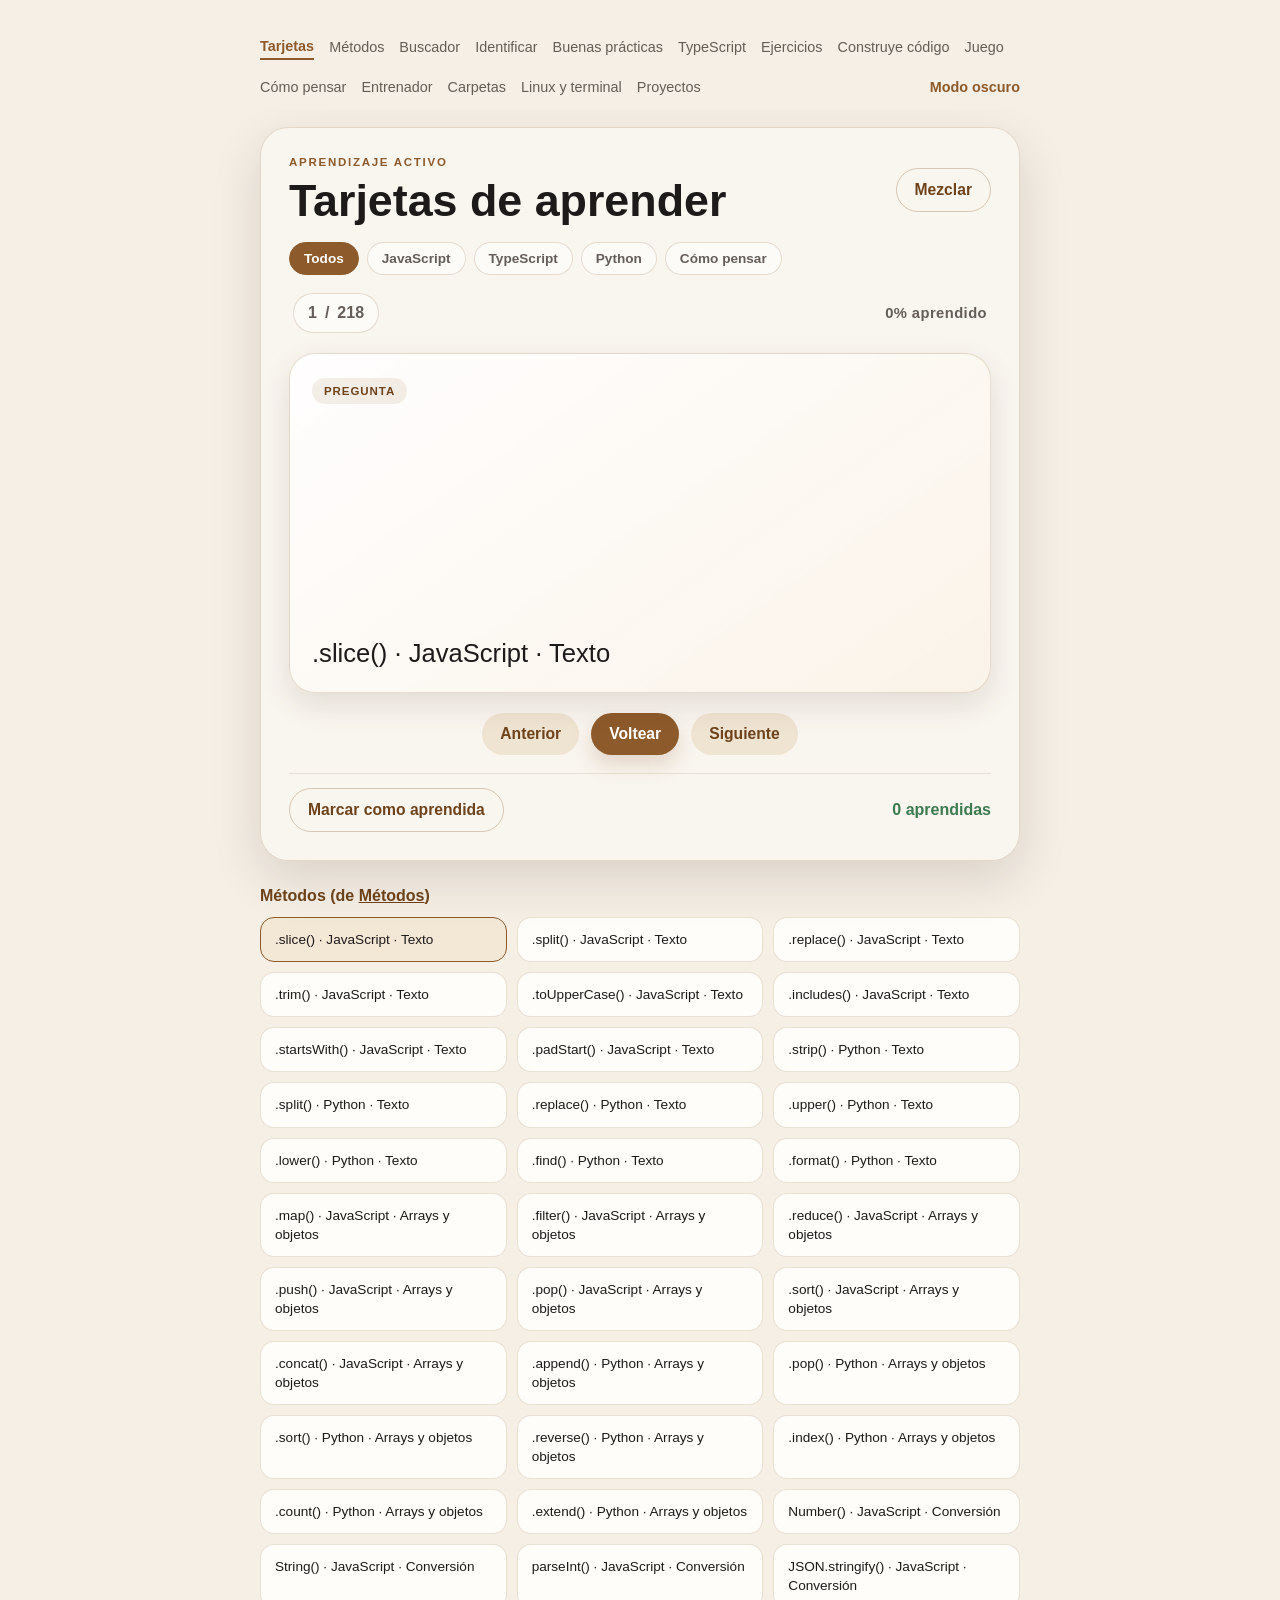
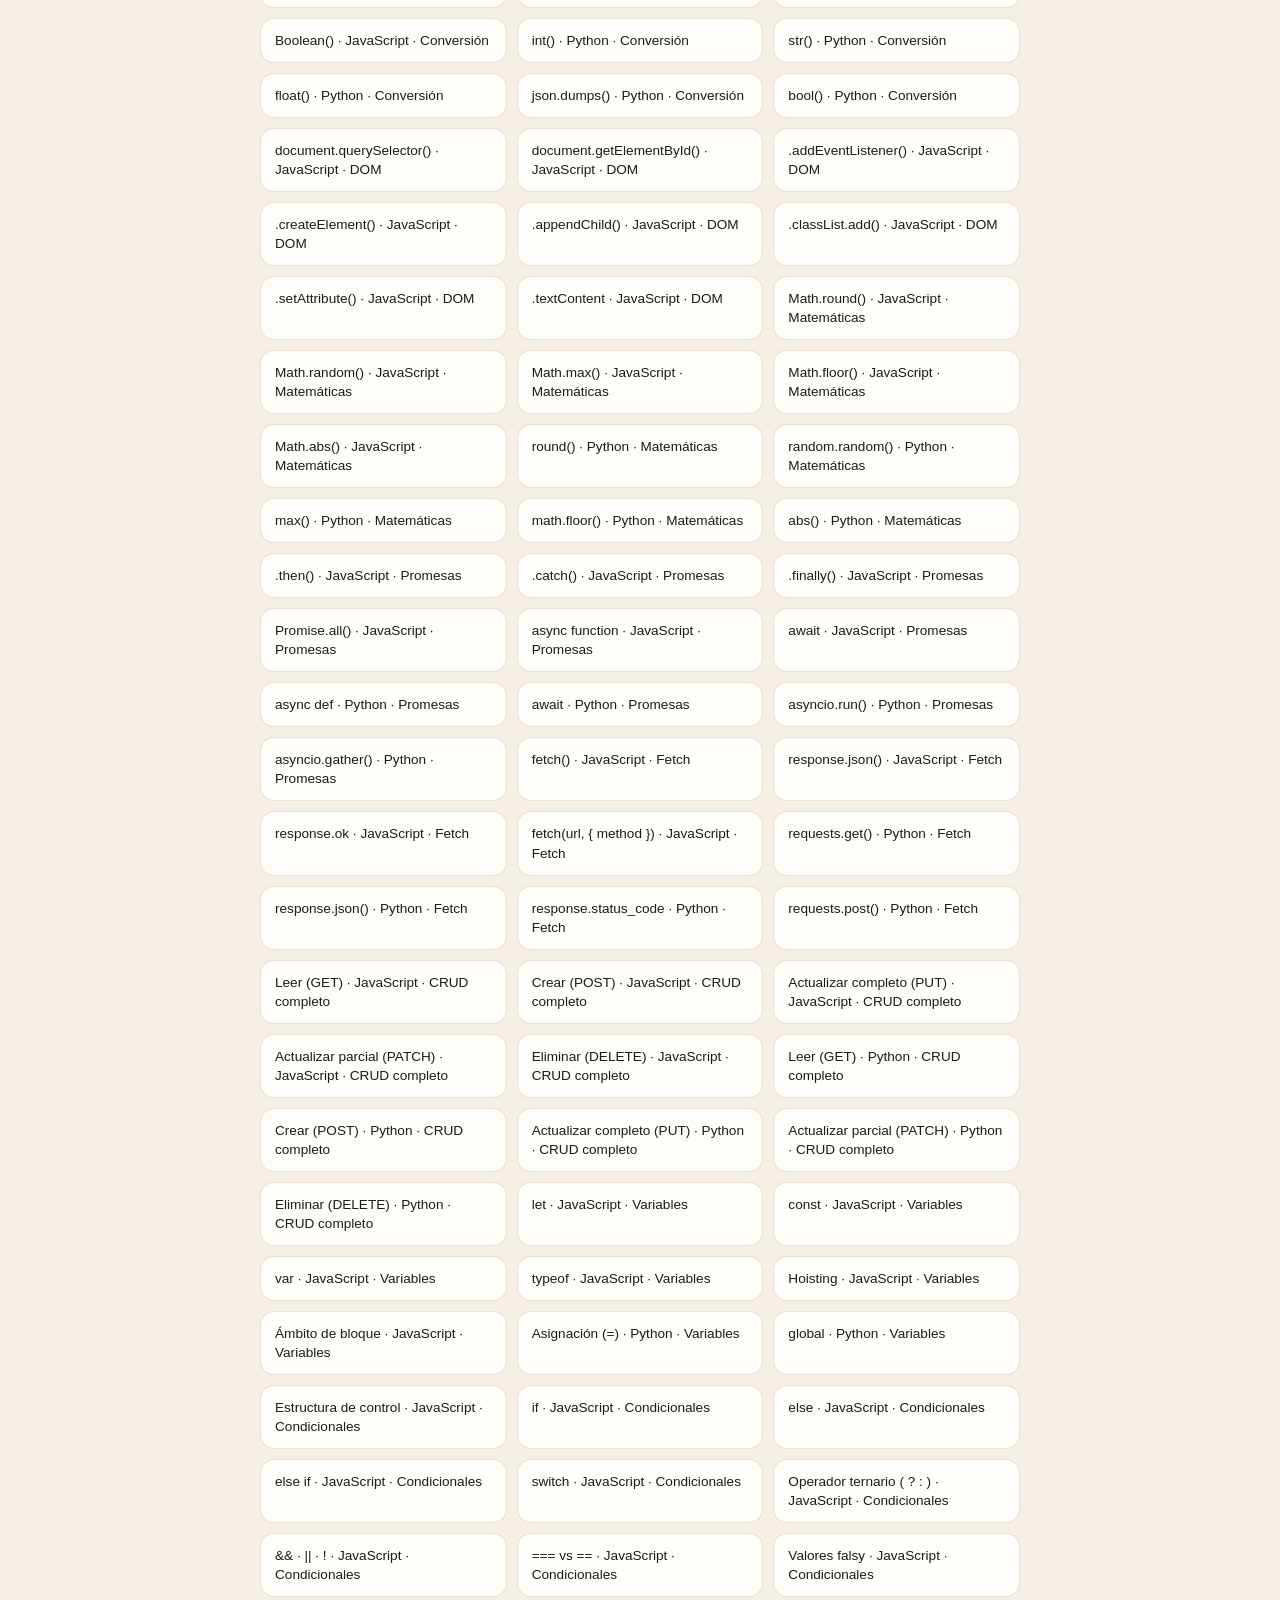
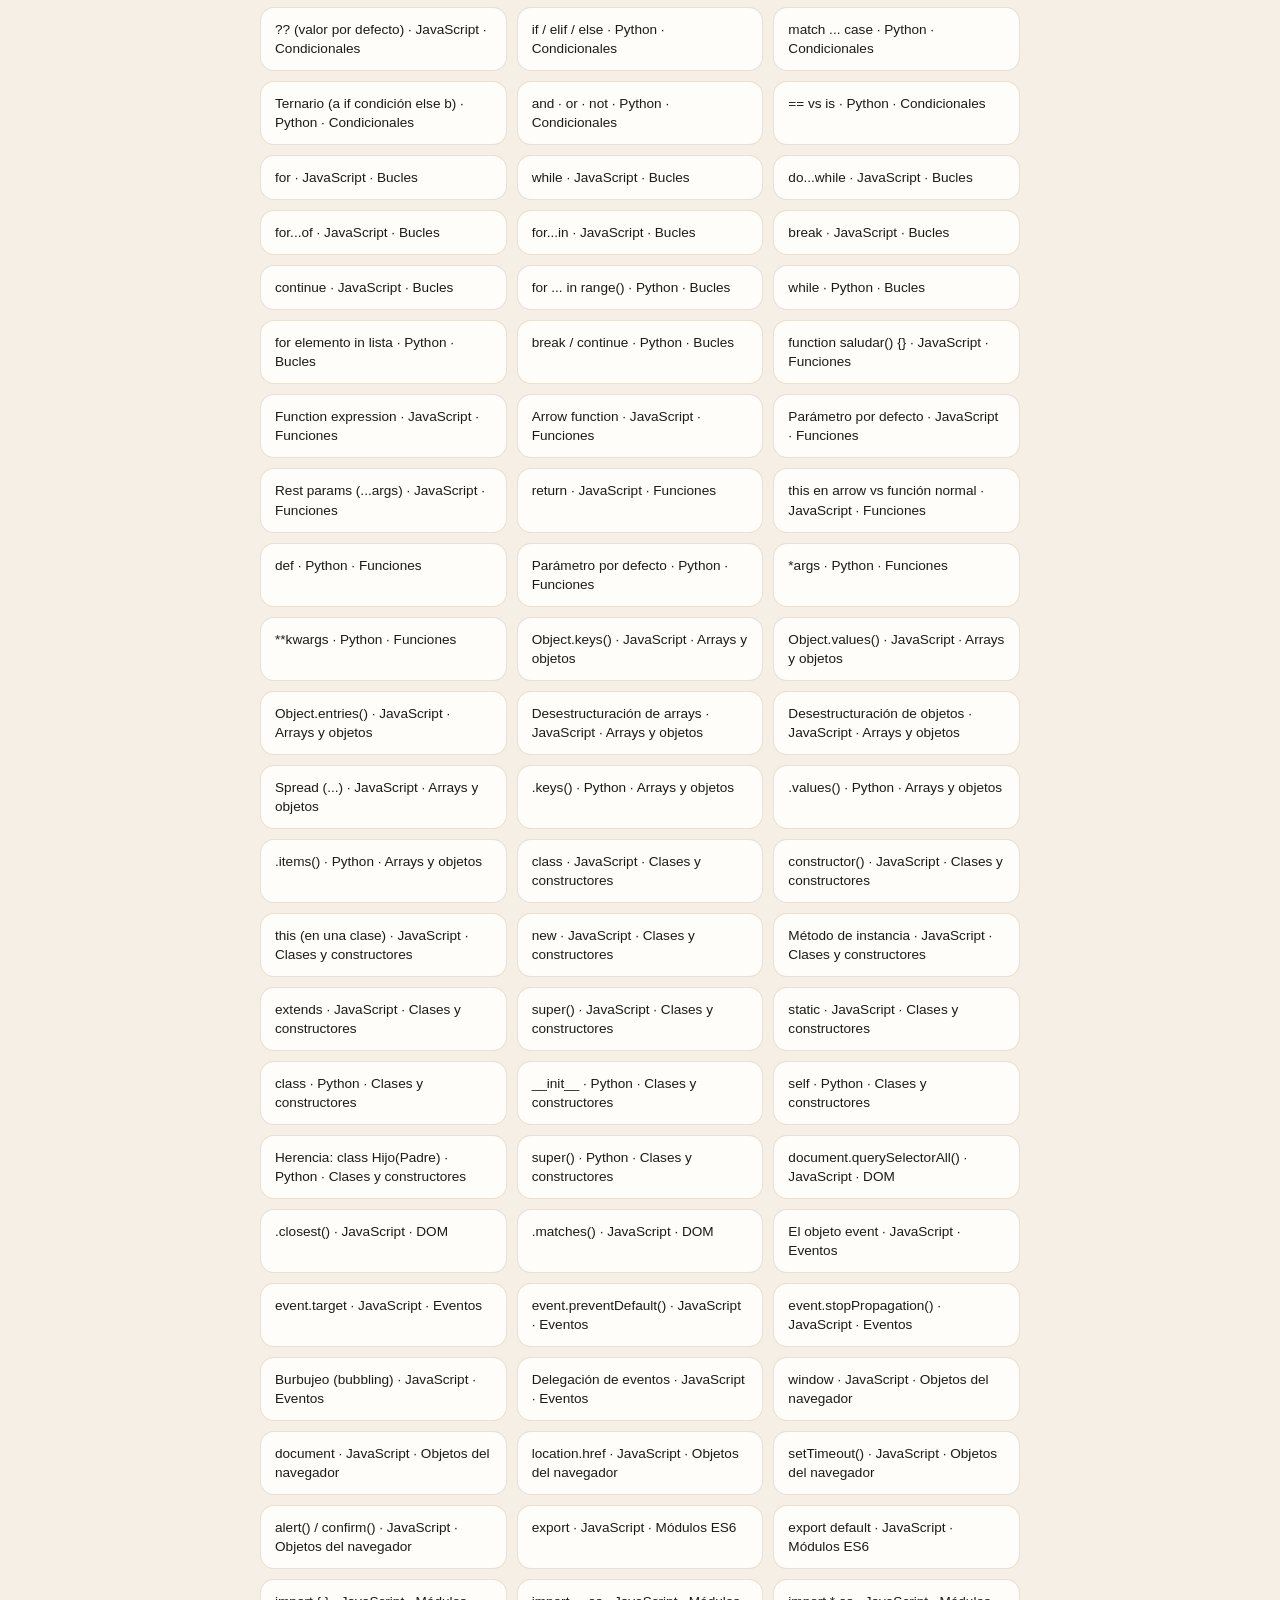
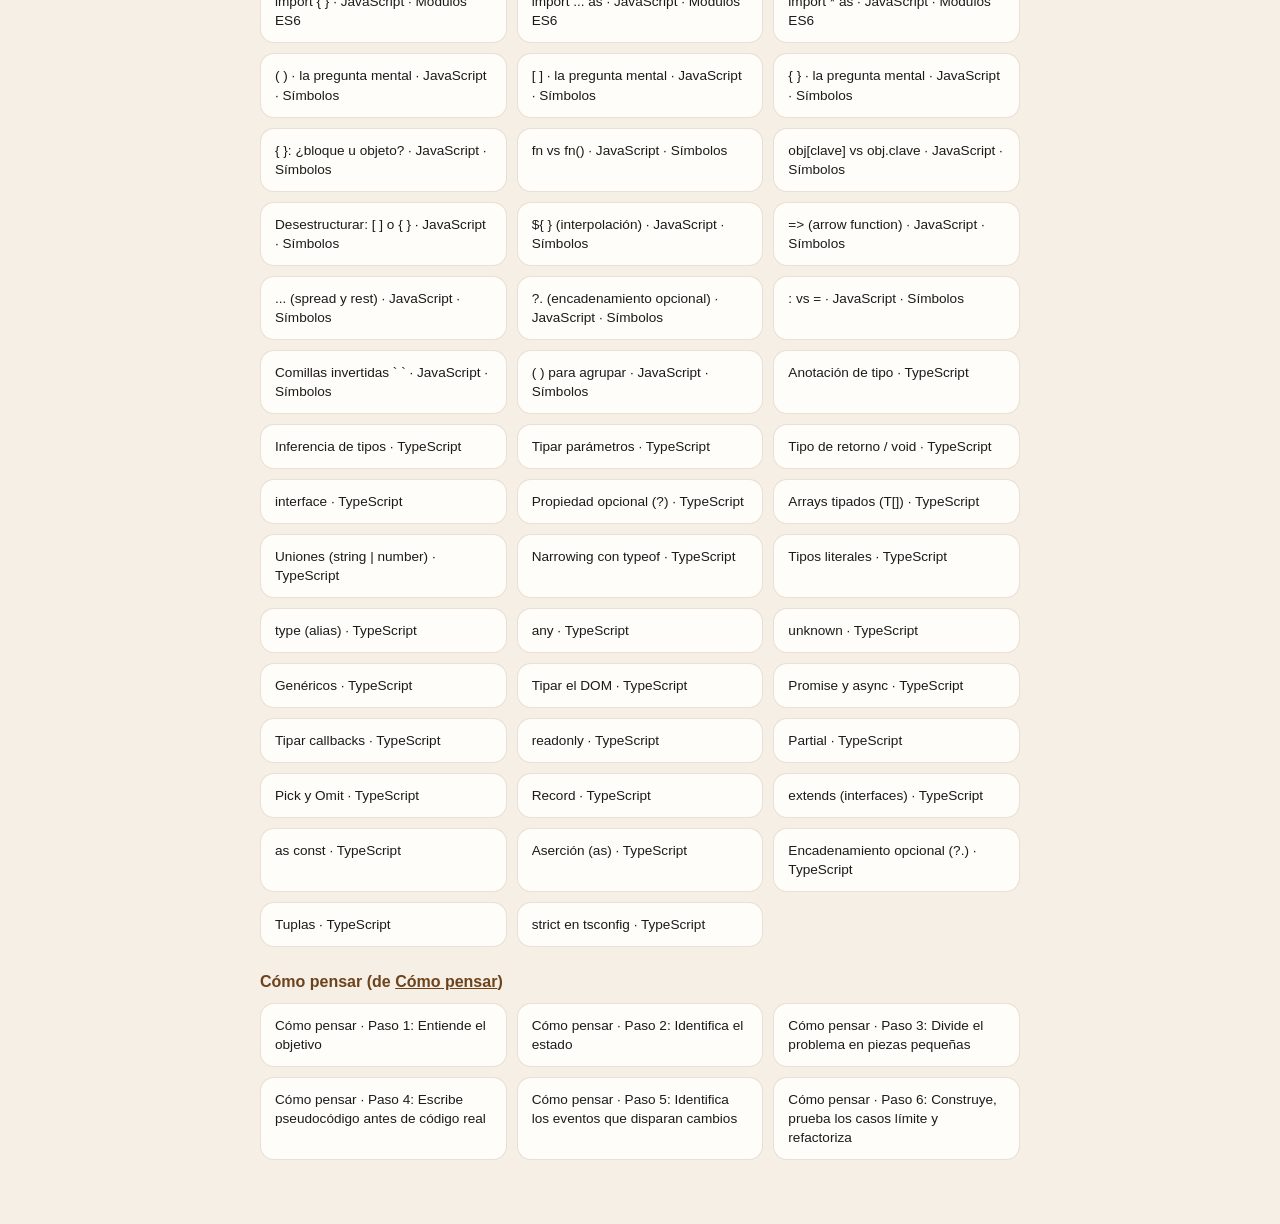
<file: index.html>
<!doctype html>
<html lang="es">
  <head>
    <meta charset="UTF-8" />
    <meta name="viewport" content="width=device-width, initial-scale=1.0" />
    <title>Tarjetas de aprender</title>
    <link rel="stylesheet" href="css/index.css" />
    <link rel="stylesheet" href="css/nav.css" />
    <!-- Retomar donde lo dejaste: va en el head para saltar antes de pintar -->
    <script src="js/sesion.js"></script>
  </head>
  <body>
    <nav class="sitenav" id="sitenav"></nav>
    <main class="app">
      <header class="topbar">
        <div>
          <p class="eyebrow">Aprendizaje activo</p>
          <h1>Tarjetas de aprender</h1>
        </div>
        <button id="shuffleBtn" class="btn ghost" type="button">Mezclar</button>
      </header>

      <div class="lang-filters" id="langFilters"></div>

      <div class="stats">
        <div class="counter">
          <span id="currentIndex">1</span>
          <span>/</span>
          <span id="totalCards">0</span>
        </div>
        <div class="progress" id="progressLabel">0% aprendido</div>
      </div>

      <article
        id="card"
        class="card"
        tabindex="0"
        aria-live="polite"
        aria-label="Tarjeta de estudio"
      >
        <div class="card-inner">
          <div class="card-face card-front">
            <span class="tag">Pregunta</span>
            <p id="frontText"></p>
          </div>
          <div class="card-face card-back">
            <span class="tag alt">Respuesta</span>
            <p id="backText"></p>
          </div>
        </div>
      </article>

      <div class="controls">
        <button id="prevBtn" class="btn secondary" type="button">
          Anterior
        </button>
        <button id="flipBtn" class="btn primary" type="button">Voltear</button>
        <button id="nextBtn" class="btn secondary" type="button">
          Siguiente
        </button>
      </div>

      <div class="meta">
        <button id="learnedBtn" class="btn ghost" type="button">
          Marcar como aprendida
        </button>
        <div class="learned" id="learnedCount">0 aprendidas</div>
      </div>
    </main>

    <section class="deck-wrap">
      <h2 class="deck-title">Métodos (de <a href="metodos.html">Métodos</a>)</h2>
      <div class="mini-grid" id="gridMetodos"></div>

      <h2 class="deck-title">Cómo pensar (de <a href="pensar.html">Cómo pensar</a>)</h2>
      <div class="mini-grid" id="gridPensar"></div>
    </section>

    <script src="js/nav.js"></script>

    <script src="js/theme.js"></script>
    <script src="js/index-data.js"></script>
    <script src="js/index.js"></script>
  </body>
</html>
</file>
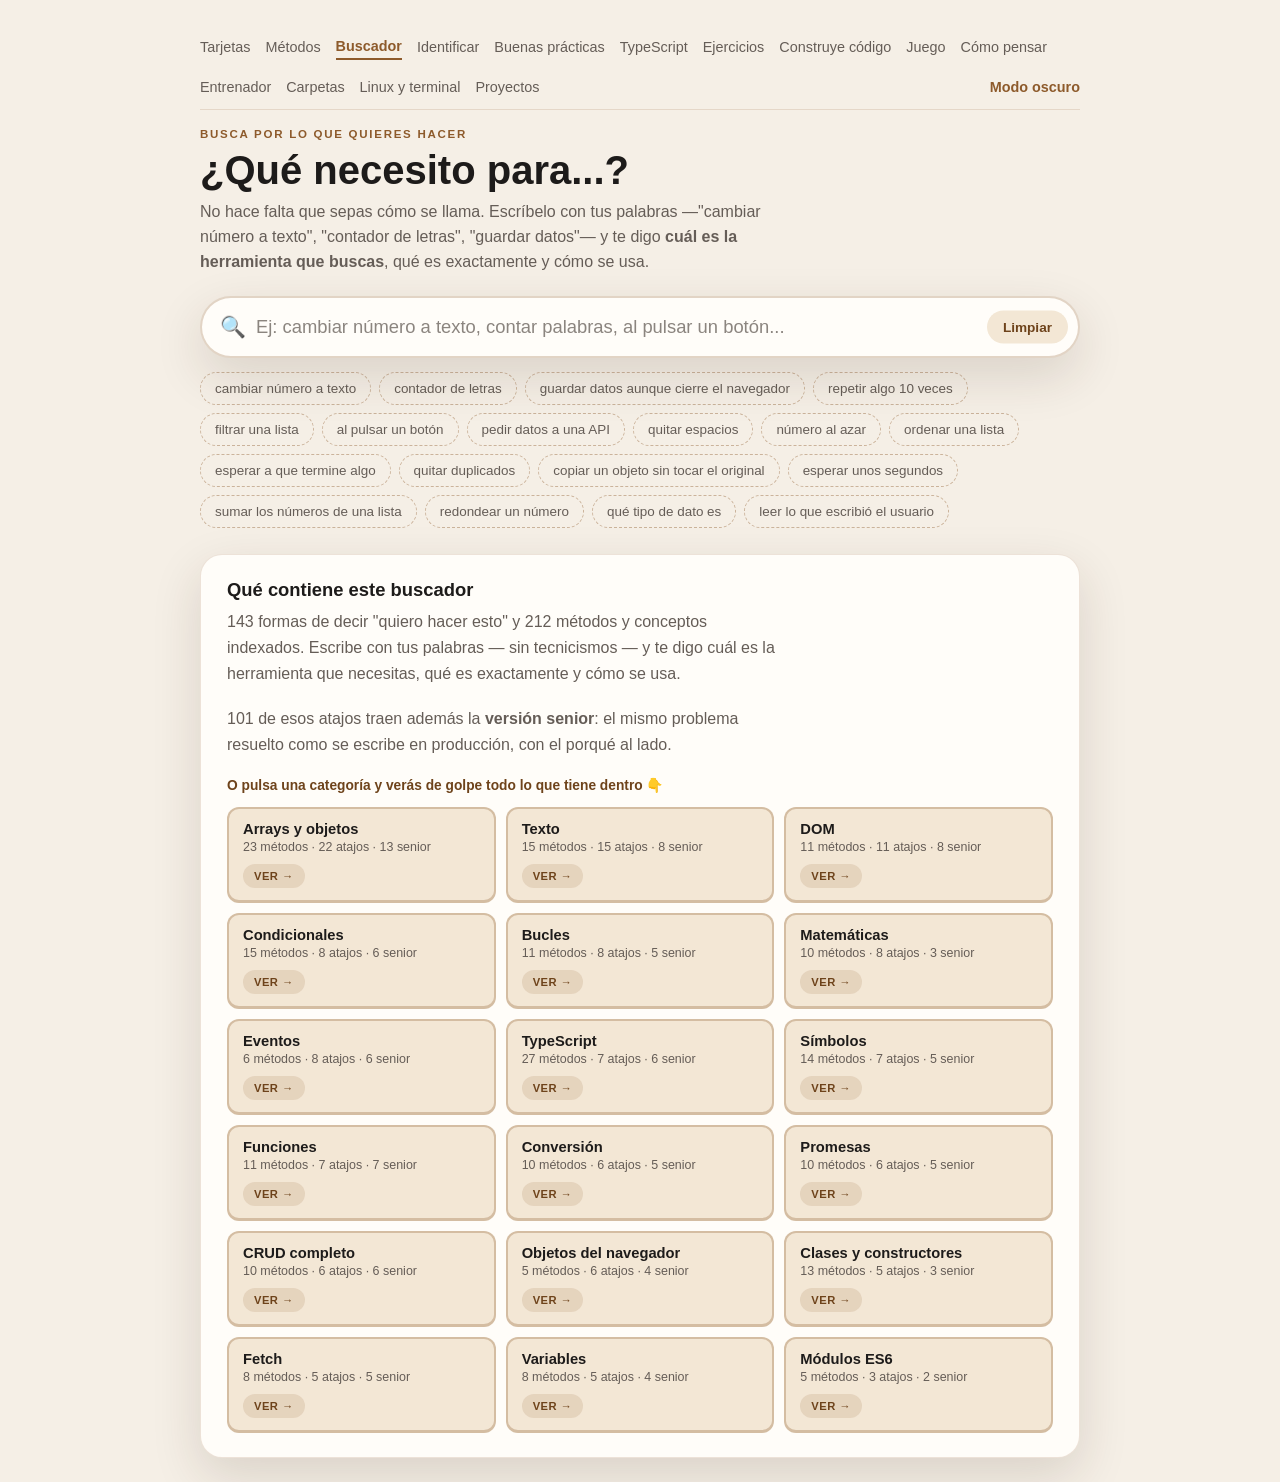
<file: buscar.html>
<!doctype html>
<html lang="es">
  <head>
    <meta charset="UTF-8" />
    <meta name="viewport" content="width=device-width, initial-scale=1.0" />
    <title>Buscador — ¿Qué necesito para...?</title>
    <link rel="stylesheet" href="css/buscar.css" />
    <link rel="stylesheet" href="css/nav.css" />
    <!-- Retomar donde lo dejaste: va en el head para saltar antes de pintar -->
    <script src="js/sesion.js"></script>
  </head>
  <body>
    <div class="wrap">
      <nav class="sitenav" id="sitenav"></nav>

      <header class="topbar">
        <p class="eyebrow">Busca por lo que quieres hacer</p>
        <h1>¿Qué necesito para...?</h1>
        <p class="subtitle">
          No hace falta que sepas cómo se llama. Escríbelo con tus palabras
          —"cambiar número a texto", "contador de letras", "guardar datos"—
          y te digo <strong>cuál es la herramienta que buscas</strong>, qué
          es exactamente y cómo se usa.
        </p>
      </header>

      <div class="search-box">
        <span class="search-icon">🔍</span>
        <input
          id="buscadorInput"
          type="text"
          autocomplete="off"
          placeholder="Ej: cambiar número a texto, contar palabras, al pulsar un botón..."
        />
        <button class="limpiar-btn" id="limpiarBtn" type="button">Limpiar</button>
      </div>

      <div class="chips" id="chips"></div>

      <main id="resultados"></main>
    </div>

    <script src="js/nav.js"></script>

    <script src="js/theme.js"></script>
    <script src="js/metodos-data.js"></script>
    <script src="js/buscar-data.js"></script>
    <script src="js/buscar.js"></script>
  </body>
</html>
</file>
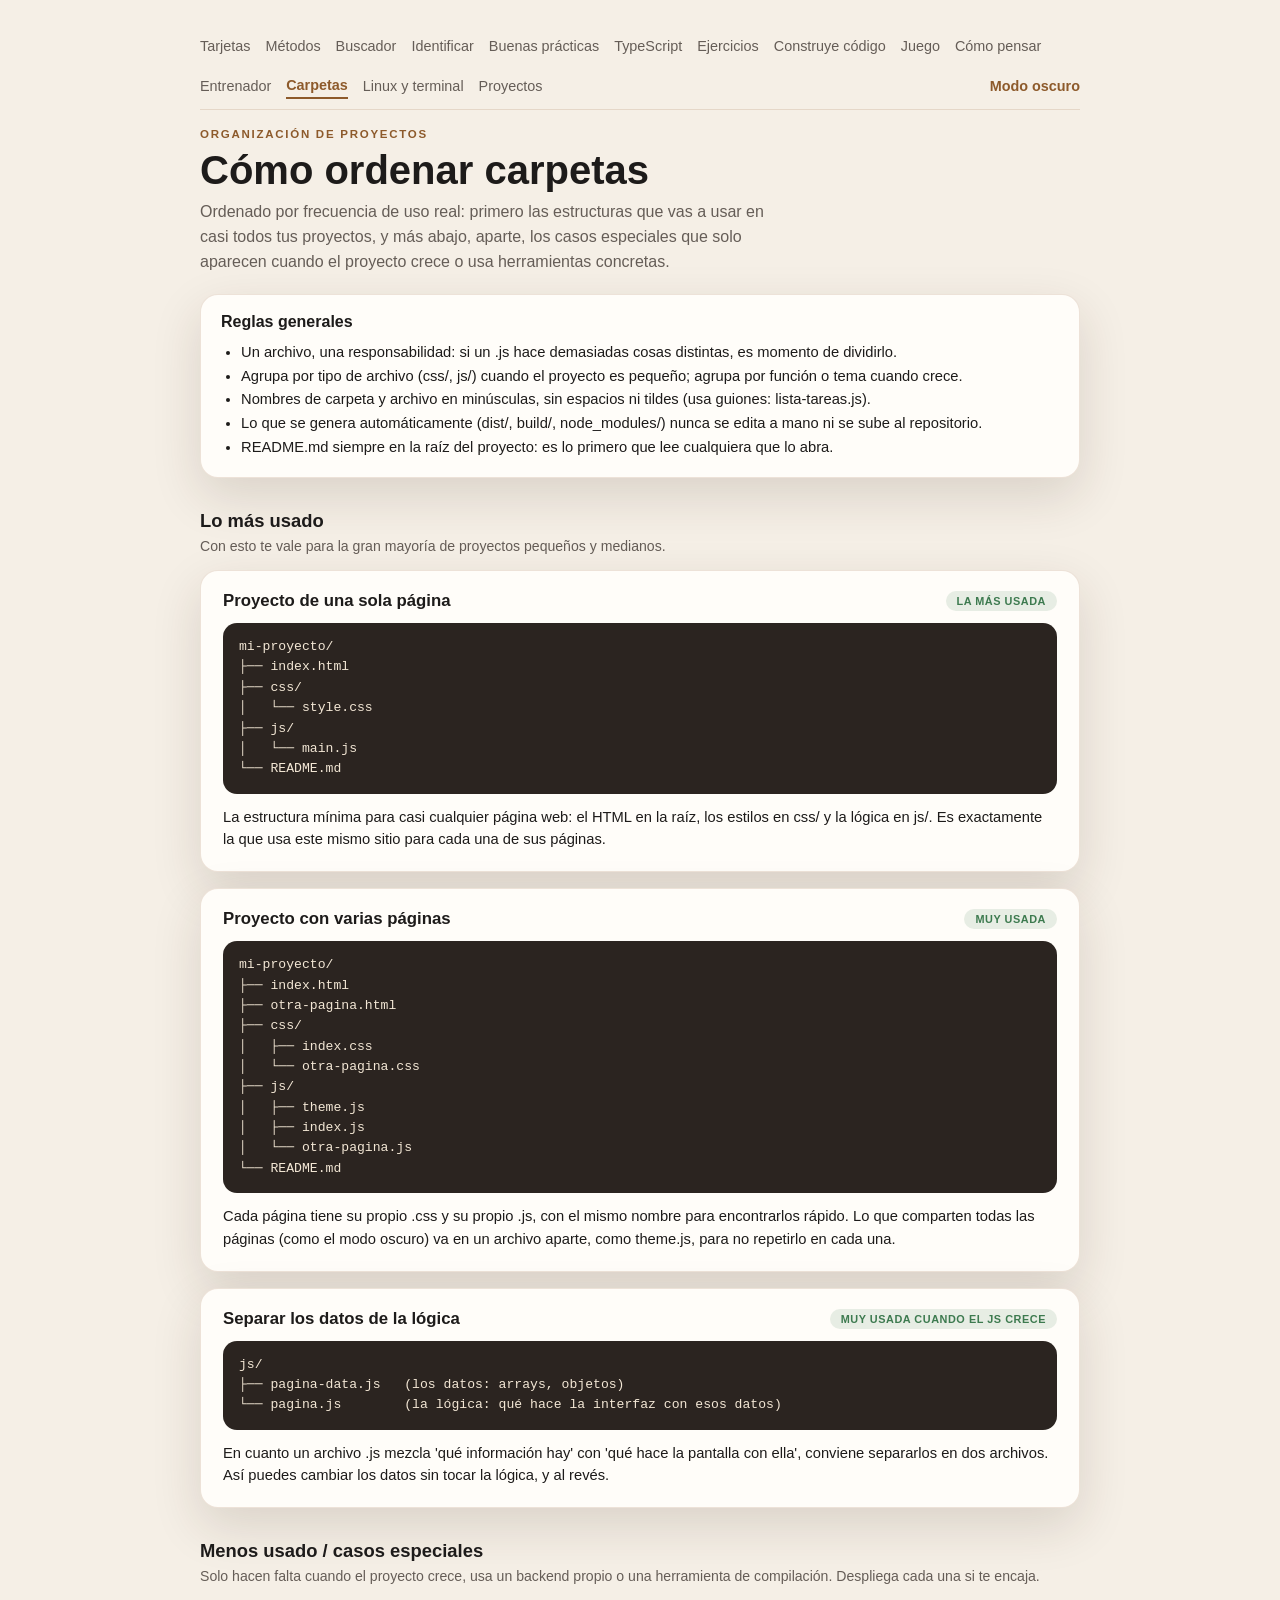
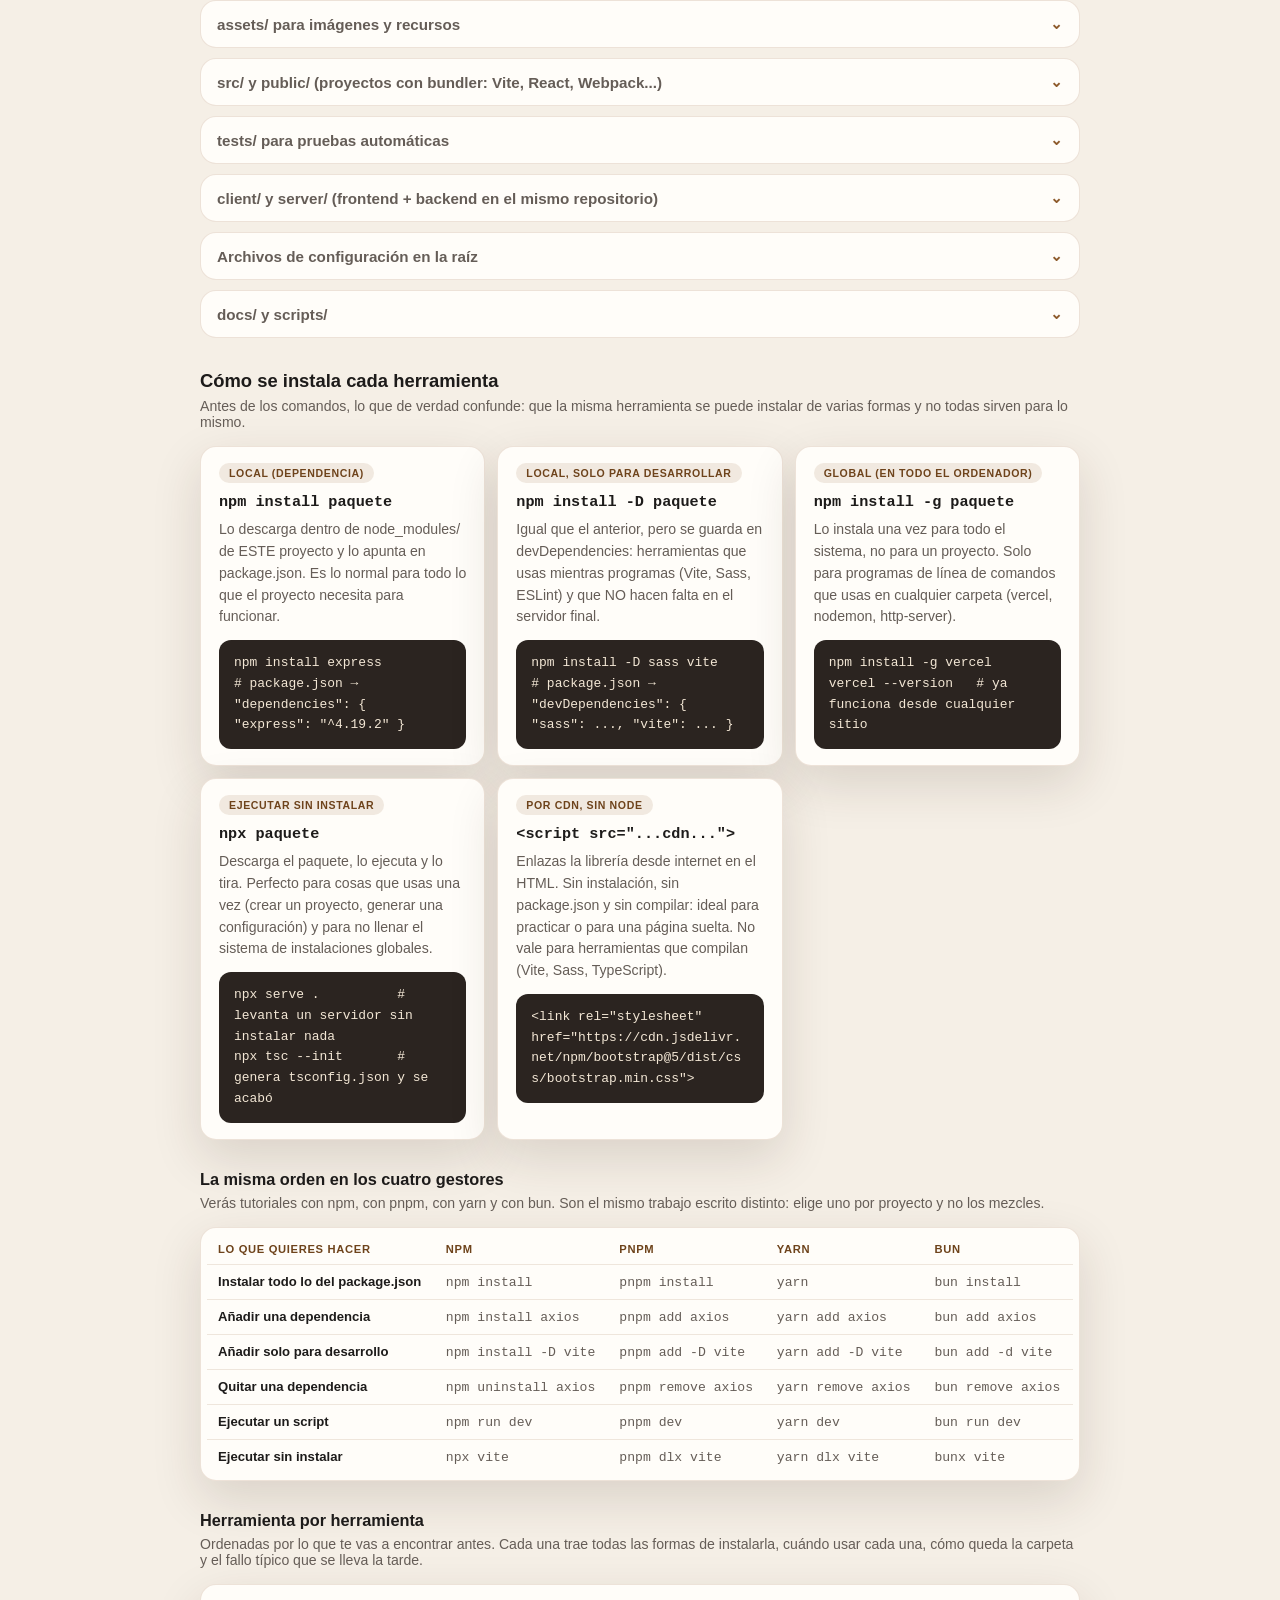
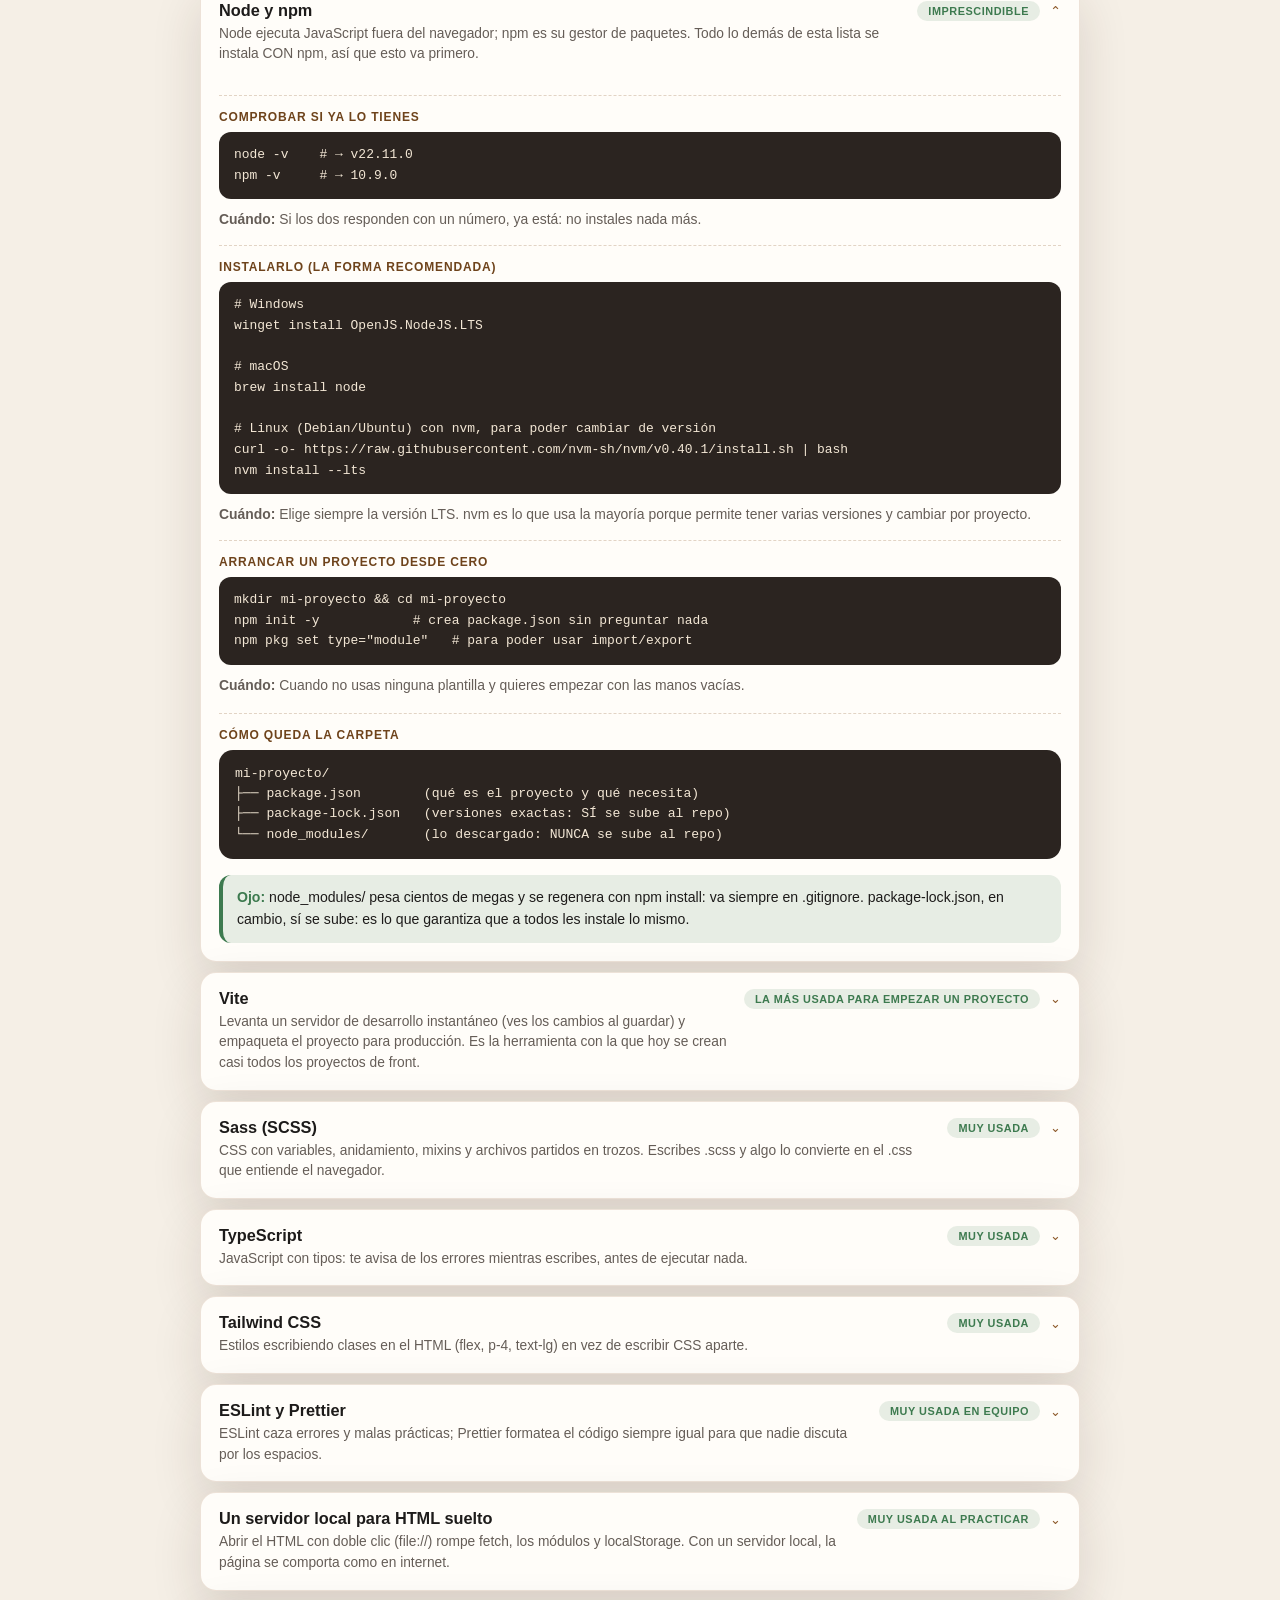
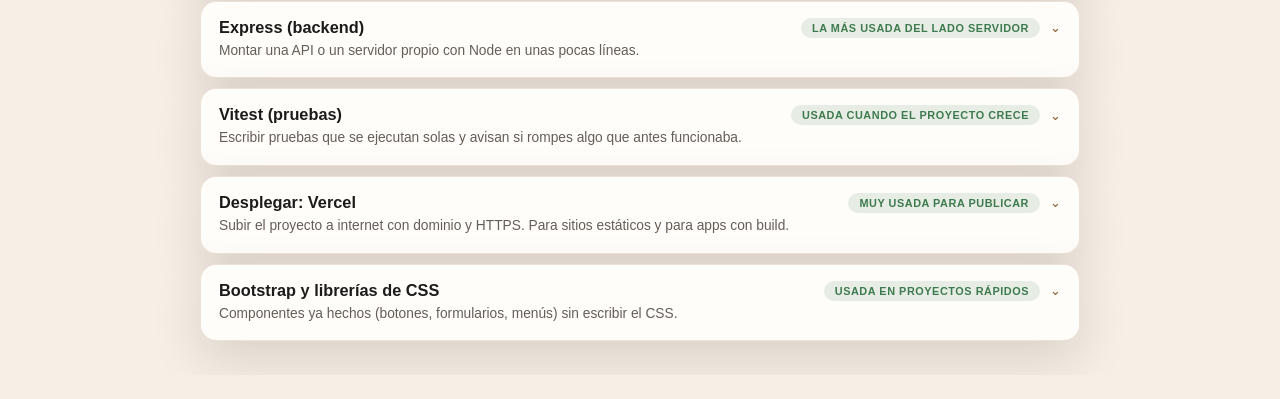
<file: carpetas.html>
<!doctype html>
<html lang="es">
  <head>
    <meta charset="UTF-8" />
    <meta name="viewport" content="width=device-width, initial-scale=1.0" />
    <title>Cómo ordenar carpetas</title>
    <link rel="stylesheet" href="css/carpetas.css" />
    <link rel="stylesheet" href="css/nav.css" />
    <!-- Retomar donde lo dejaste: va en el head para saltar antes de pintar -->
    <script src="js/sesion.js"></script>
  </head>
  <body>
    <div class="wrap">
      <nav class="sitenav" id="sitenav"></nav>

      <header class="topbar">
        <p class="eyebrow">Organización de proyectos</p>
        <h1>Cómo ordenar carpetas</h1>
        <p class="subtitle">
          Ordenado por frecuencia de uso real: primero las estructuras que
          vas a usar en casi todos tus proyectos, y más abajo, aparte, los
          casos especiales que solo aparecen cuando el proyecto crece o usa
          herramientas concretas.
        </p>
      </header>

      <section class="rules-panel">
        <h2>Reglas generales</h2>
        <ul id="reglasList"></ul>
      </section>

      <h2 class="section-title">Lo más usado</h2>
      <p class="section-note">
        Con esto te vale para la gran mayoría de proyectos pequeños y
        medianos.
      </p>
      <div class="structures" id="estructurasPrincipales"></div>

      <h2 class="section-title">Menos usado / casos especiales</h2>
      <p class="section-note">
        Solo hacen falta cuando el proyecto crece, usa un backend propio o
        una herramienta de compilación. Despliega cada una si te encaja.
      </p>
      <div id="estructurasSecundarias"></div>

      <h2 class="section-title">Cómo se instala cada herramienta</h2>
      <p class="section-note">
        Antes de los comandos, lo que de verdad confunde: que la misma
        herramienta se puede instalar de varias formas y no todas sirven para
        lo mismo.
      </p>
      <div class="formas-grid" id="formasInstalar"></div>

      <h3 class="sub-title">La misma orden en los cuatro gestores</h3>
      <p class="section-note">
        Verás tutoriales con npm, con pnpm, con yarn y con bun. Son el mismo
        trabajo escrito distinto: elige uno por proyecto y no los mezcles.
      </p>
      <div class="tabla-wrap" id="tablaGestores"></div>

      <h3 class="sub-title">Herramienta por herramienta</h3>
      <p class="section-note">
        Ordenadas por lo que te vas a encontrar antes. Cada una trae todas las
        formas de instalarla, cuándo usar cada una, cómo queda la carpeta y el
        fallo típico que se lleva la tarde.
      </p>
      <div class="herramientas" id="herramientas"></div>
    </div>

    <script src="js/nav.js"></script>

    <script src="js/theme.js"></script>
    <script src="js/carpetas-data.js"></script>
    <script src="js/carpetas.js"></script>
  </body>
</html>
</file>
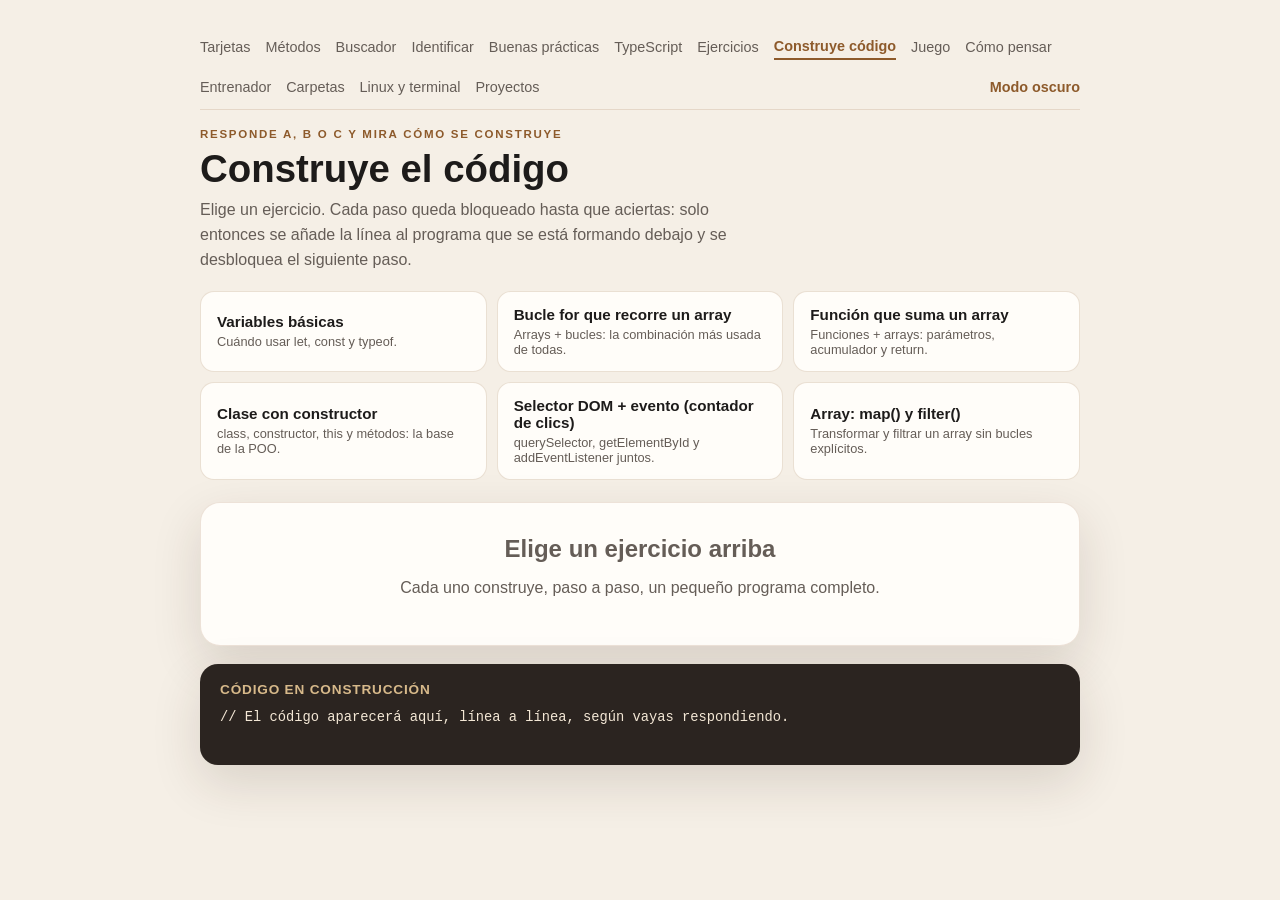
<file: constructor.html>
<!doctype html>
<html lang="es">
  <head>
    <meta charset="UTF-8" />
    <meta name="viewport" content="width=device-width, initial-scale=1.0" />
    <title>Construye el código</title>
    <link rel="stylesheet" href="css/constructor.css" />
    <link rel="stylesheet" href="css/nav.css" />
    <!-- Retomar donde lo dejaste: va en el head para saltar antes de pintar -->
    <script src="js/sesion.js"></script>
  </head>
  <body>
    <div class="wrap">
      <nav class="sitenav" id="sitenav"></nav>

      <header class="topbar">
        <p class="eyebrow">Responde a, b o c y mira cómo se construye</p>
        <h1>Construye el código</h1>
        <p class="subtitle">
          Elige un ejercicio. Cada paso queda bloqueado hasta que aciertas:
          solo entonces se añade la línea al programa que se está formando
          debajo y se desbloquea el siguiente paso.
        </p>
      </header>

      <div class="program-grid" id="programGrid"></div>

      <div class="workspace">
        <section class="quiz-panel" id="quizPanel"></section>
        <section class="code-panel">
          <h2>Código en construcción</h2>
          <pre class="code-output" id="codeOutput"></pre>
        </section>
      </div>
    </div>

    <script src="js/nav.js"></script>

    <script src="js/theme.js"></script>
    <script src="js/constructor-data.js"></script>
    <script src="js/constructor.js"></script>
  </body>
</html>
</file>
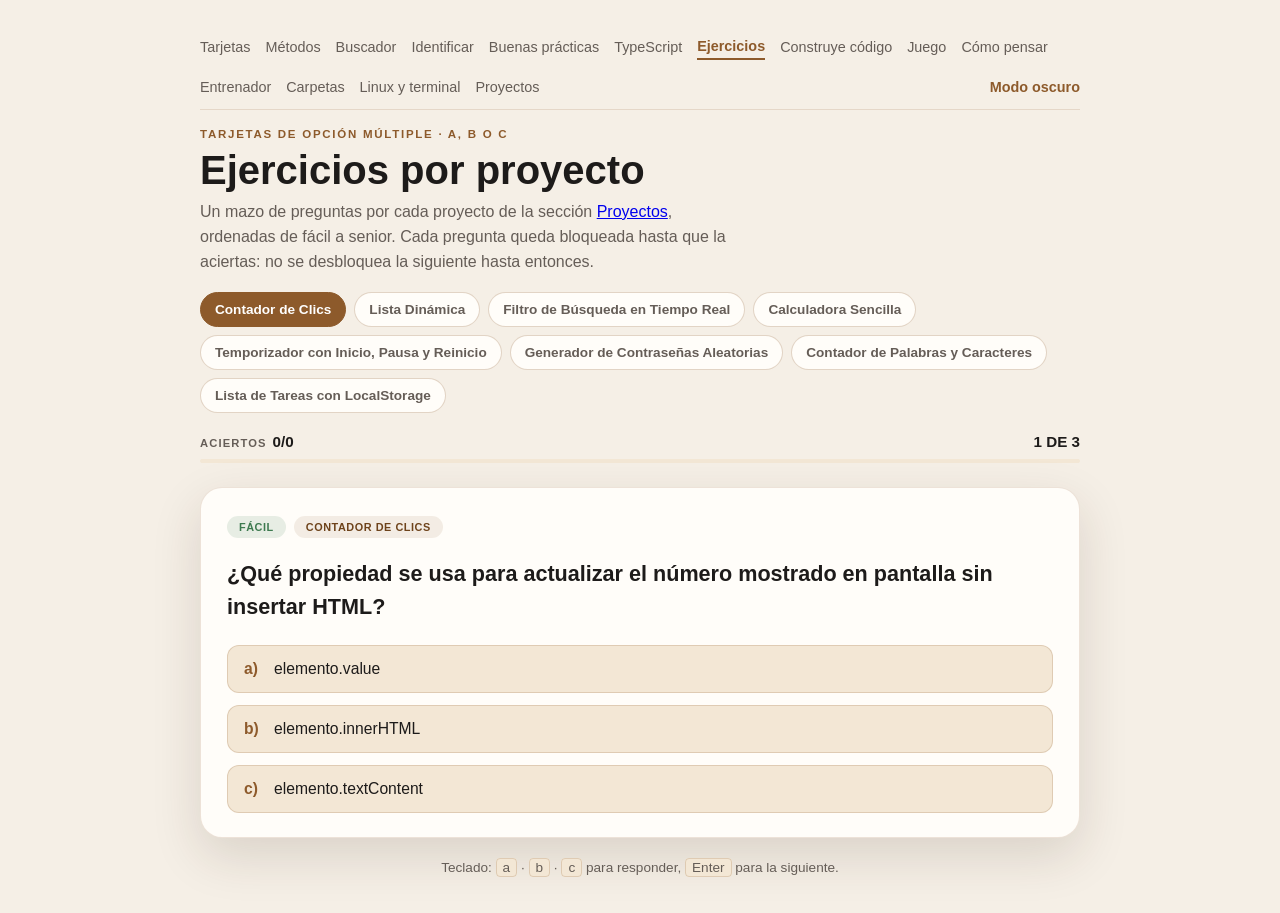
<file: ejercicios.html>
<!doctype html>
<html lang="es">
  <head>
    <meta charset="UTF-8" />
    <meta name="viewport" content="width=device-width, initial-scale=1.0" />
    <title>Ejercicios por proyecto</title>
    <link rel="stylesheet" href="css/ejercicios.css" />
    <link rel="stylesheet" href="css/nav.css" />
    <!-- Retomar donde lo dejaste: va en el head para saltar antes de pintar -->
    <script src="js/sesion.js"></script>
  </head>
  <body>
    <div class="wrap">
      <nav class="sitenav" id="sitenav"></nav>

      <header class="topbar">
        <p class="eyebrow">Tarjetas de opción múltiple · a, b o c</p>
        <h1>Ejercicios por proyecto</h1>
        <p class="subtitle">
          Un mazo de preguntas por cada proyecto de la sección
          <a href="proyectos.html">Proyectos</a>, ordenadas de fácil a
          senior. Cada pregunta queda bloqueada hasta que la aciertas: no se
          desbloquea la siguiente hasta entonces.
        </p>
      </header>

      <div class="topic-grid" id="topicFilters"></div>

      <div class="statsrow">
        <div class="stat-group">
          <span
            ><span class="stat-label">Aciertos</span
            ><span class="stat-value" id="statAciertos">0/0</span></span
          >
        </div>
        <div class="stat-value" id="statPos">0 DE 0</div>
      </div>
      <div class="progress-track">
        <div class="progress-fill" id="progressFill"></div>
      </div>

      <div id="cardArea"></div>

      <p class="next-hint">
        Teclado: <kbd>a</kbd> · <kbd>b</kbd> · <kbd>c</kbd> para responder,
        <kbd>Enter</kbd> para la siguiente.
      </p>
    </div>

    <script src="js/nav.js"></script>

    <script src="js/theme.js"></script>
    <script src="js/ejercicios-data.js"></script>
    <script src="js/ejercicios.js"></script>
  </body>
</html>
</file>
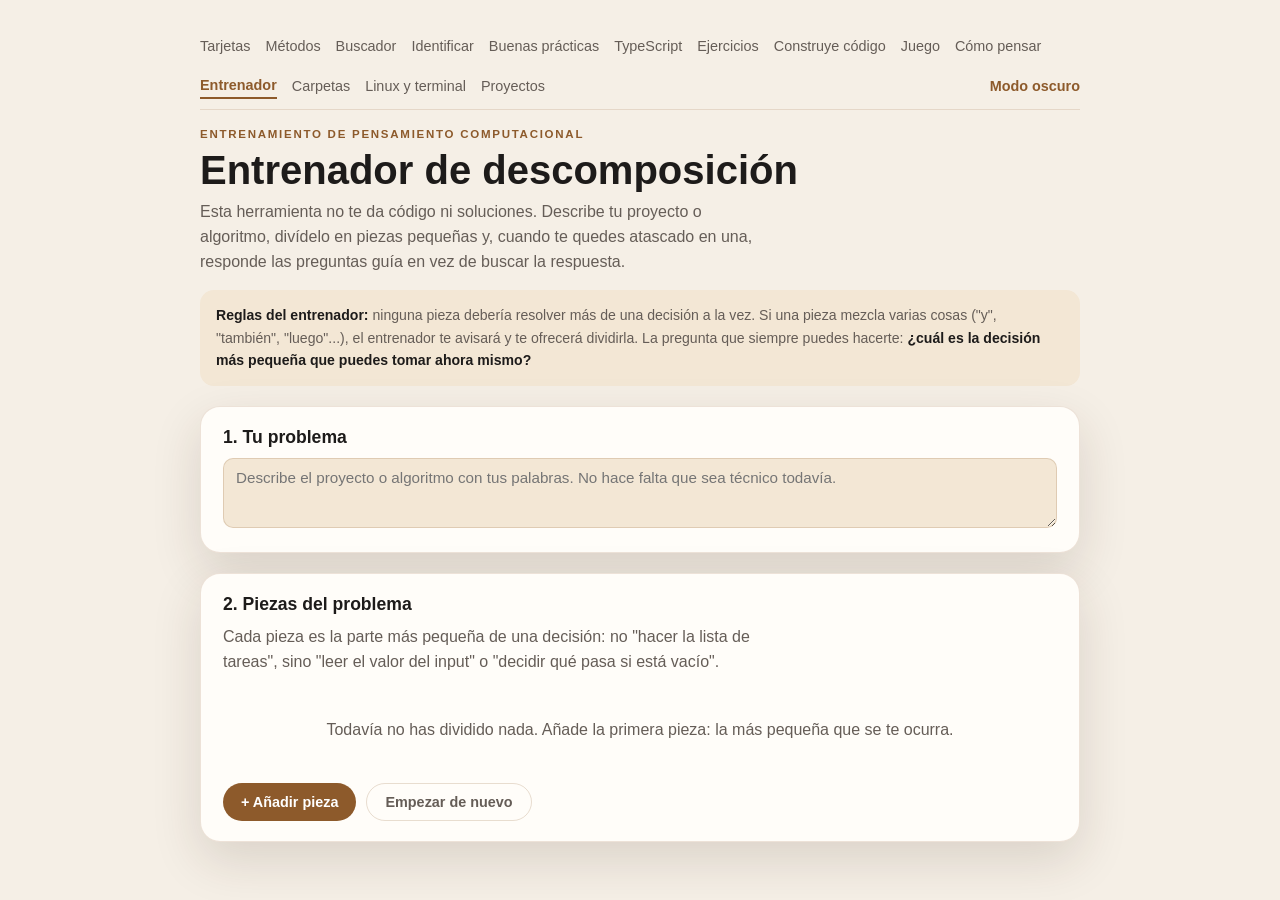
<file: entrenador.html>
<!doctype html>
<html lang="es">
  <head>
    <meta charset="UTF-8" />
    <meta name="viewport" content="width=device-width, initial-scale=1.0" />
    <title>Entrenador de descomposición</title>
    <link rel="stylesheet" href="css/entrenador.css" />
    <link rel="stylesheet" href="css/nav.css" />
    <!-- Retomar donde lo dejaste: va en el head para saltar antes de pintar -->
    <script src="js/sesion.js"></script>
  </head>
  <body>
    <div class="wrap">
      <nav class="sitenav" id="sitenav"></nav>

      <header class="topbar">
        <p class="eyebrow">Entrenamiento de pensamiento computacional</p>
        <h1>Entrenador de descomposición</h1>
        <p class="subtitle">
          Esta herramienta no te da código ni soluciones. Describe tu
          proyecto o algoritmo, divídelo en piezas pequeñas y, cuando te
          quedes atascado en una, responde las preguntas guía en vez de
          buscar la respuesta.
        </p>
        <p class="rules">
          <strong>Reglas del entrenador:</strong> ninguna pieza debería
          resolver más de una decisión a la vez. Si una pieza mezcla varias
          cosas ("y", "también", "luego"...), el entrenador te avisará y te
          ofrecerá dividirla. La pregunta que siempre puedes hacerte:
          <strong>¿cuál es la decisión más pequeña que puedes tomar ahora
          mismo?</strong>
        </p>
      </header>

      <section class="panel">
        <h2>1. Tu problema</h2>
        <textarea
          id="problemaInput"
          class="problema-area"
          placeholder="Describe el proyecto o algoritmo con tus palabras. No hace falta que sea técnico todavía."
        ></textarea>
        <div class="hint-warning" id="problemaAviso"></div>
        <div class="flow-hints" id="flowHints"></div>
      </section>

      <section class="panel">
        <h2>2. Piezas del problema</h2>
        <p class="subtitle" style="margin-bottom: 4px">
          Cada pieza es la parte más pequeña de una decisión: no "hacer la
          lista de tareas", sino "leer el valor del input" o "decidir qué
          pasa si está vacío".
        </p>
        <div class="pieces" id="piezasList" style="margin-top: 16px"></div>
        <div class="piece-actions">
          <button id="addPieceBtn" class="btn primary" type="button">
            + Añadir pieza
          </button>
          <button id="resetBtn" class="btn ghost" type="button">
            Empezar de nuevo
          </button>
        </div>
      </section>
    </div>

    <div class="modal-overlay" id="modalOverlay">
      <div class="modal">
        <div class="modal-step" id="modalStep">Pregunta 1 de 7</div>
        <h3 id="modalTitulo"></h3>
        <p class="subtitle" id="modalAyuda" style="margin: -8px 0 14px"></p>
        <textarea id="modalRespuesta" placeholder="Escribe tu respuesta aquí..."></textarea>
        <div class="modal-actions">
          <div class="left">
            <button id="modalAnterior" class="btn ghost" type="button">
              Anterior
            </button>
            <button id="modalCerrar" class="btn ghost" type="button">
              Cerrar
            </button>
          </div>
          <button id="modalSiguiente" class="btn primary" type="button">
            Siguiente
          </button>
        </div>
      </div>
    </div>

    <script src="js/nav.js"></script>

    <script src="js/theme.js"></script>
    <script src="js/entrenador-data.js"></script>
    <script src="js/entrenador.js"></script>
  </body>
</html>
</file>
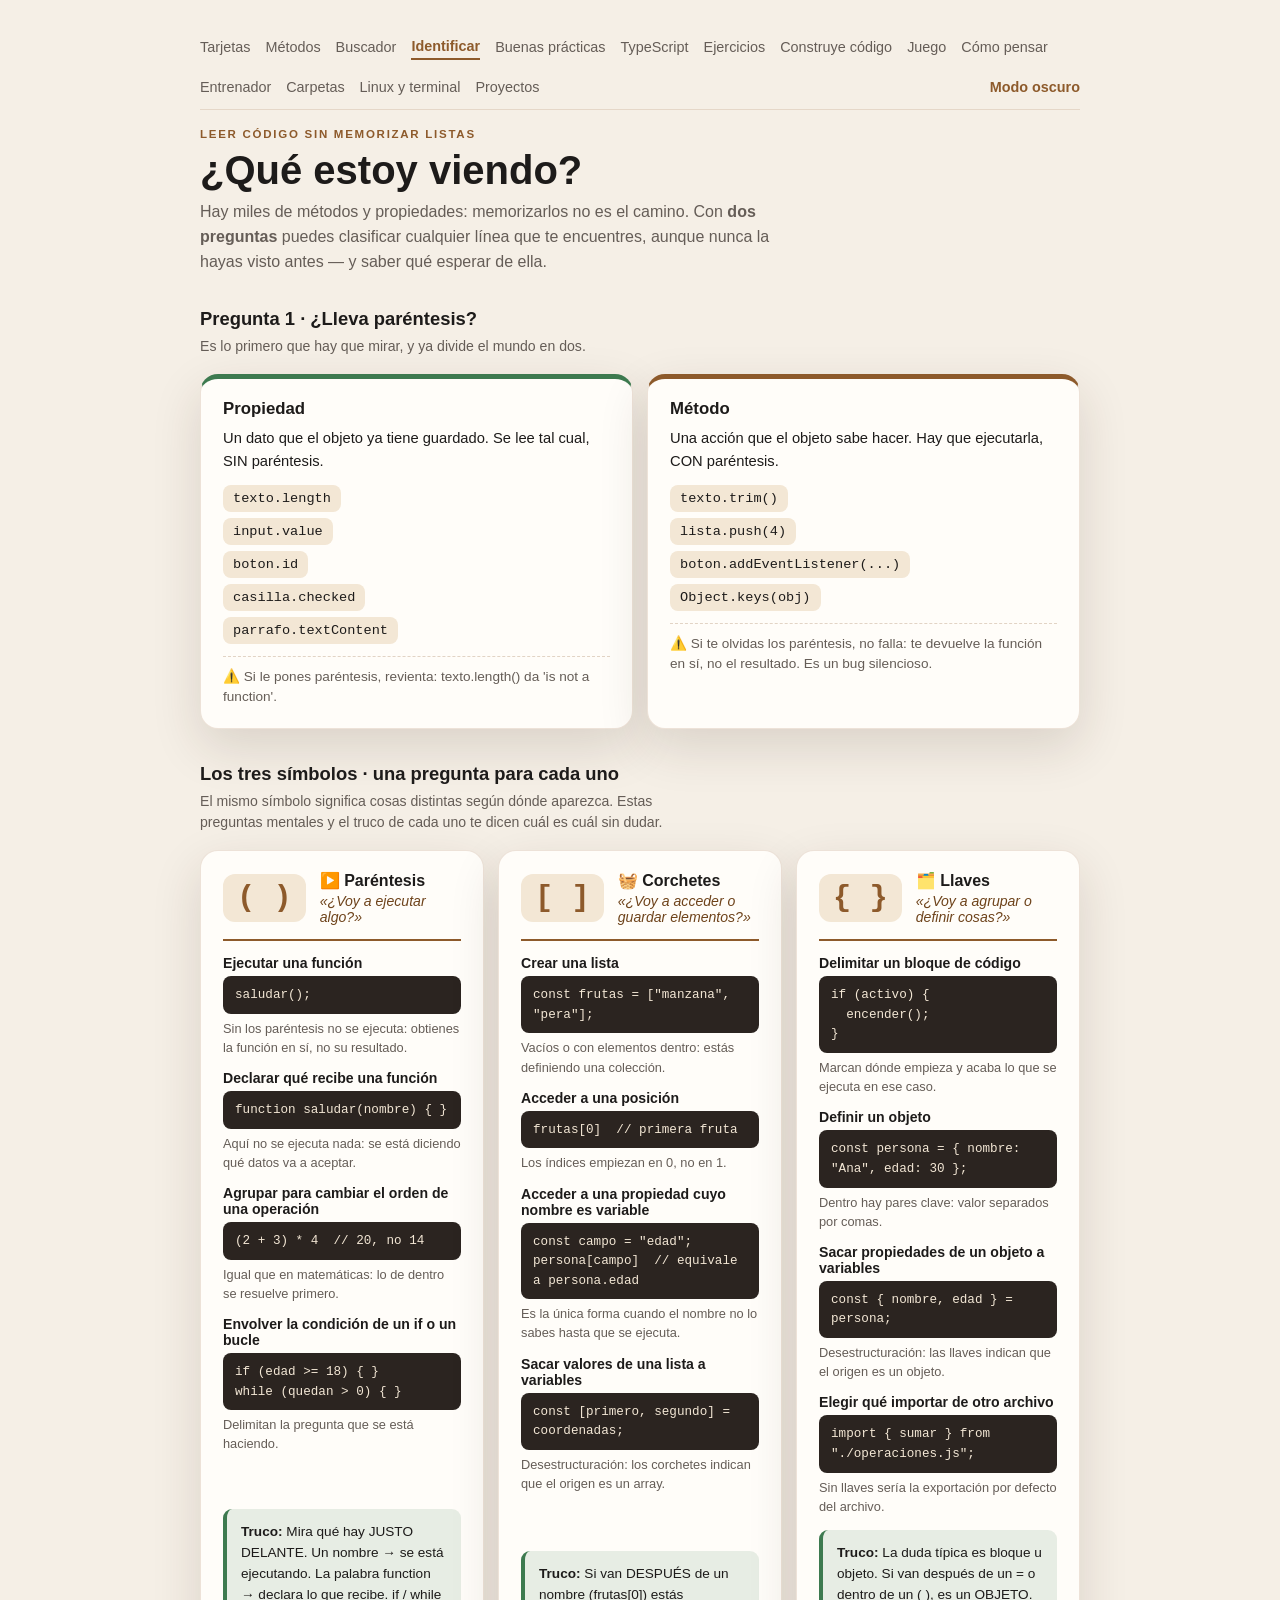
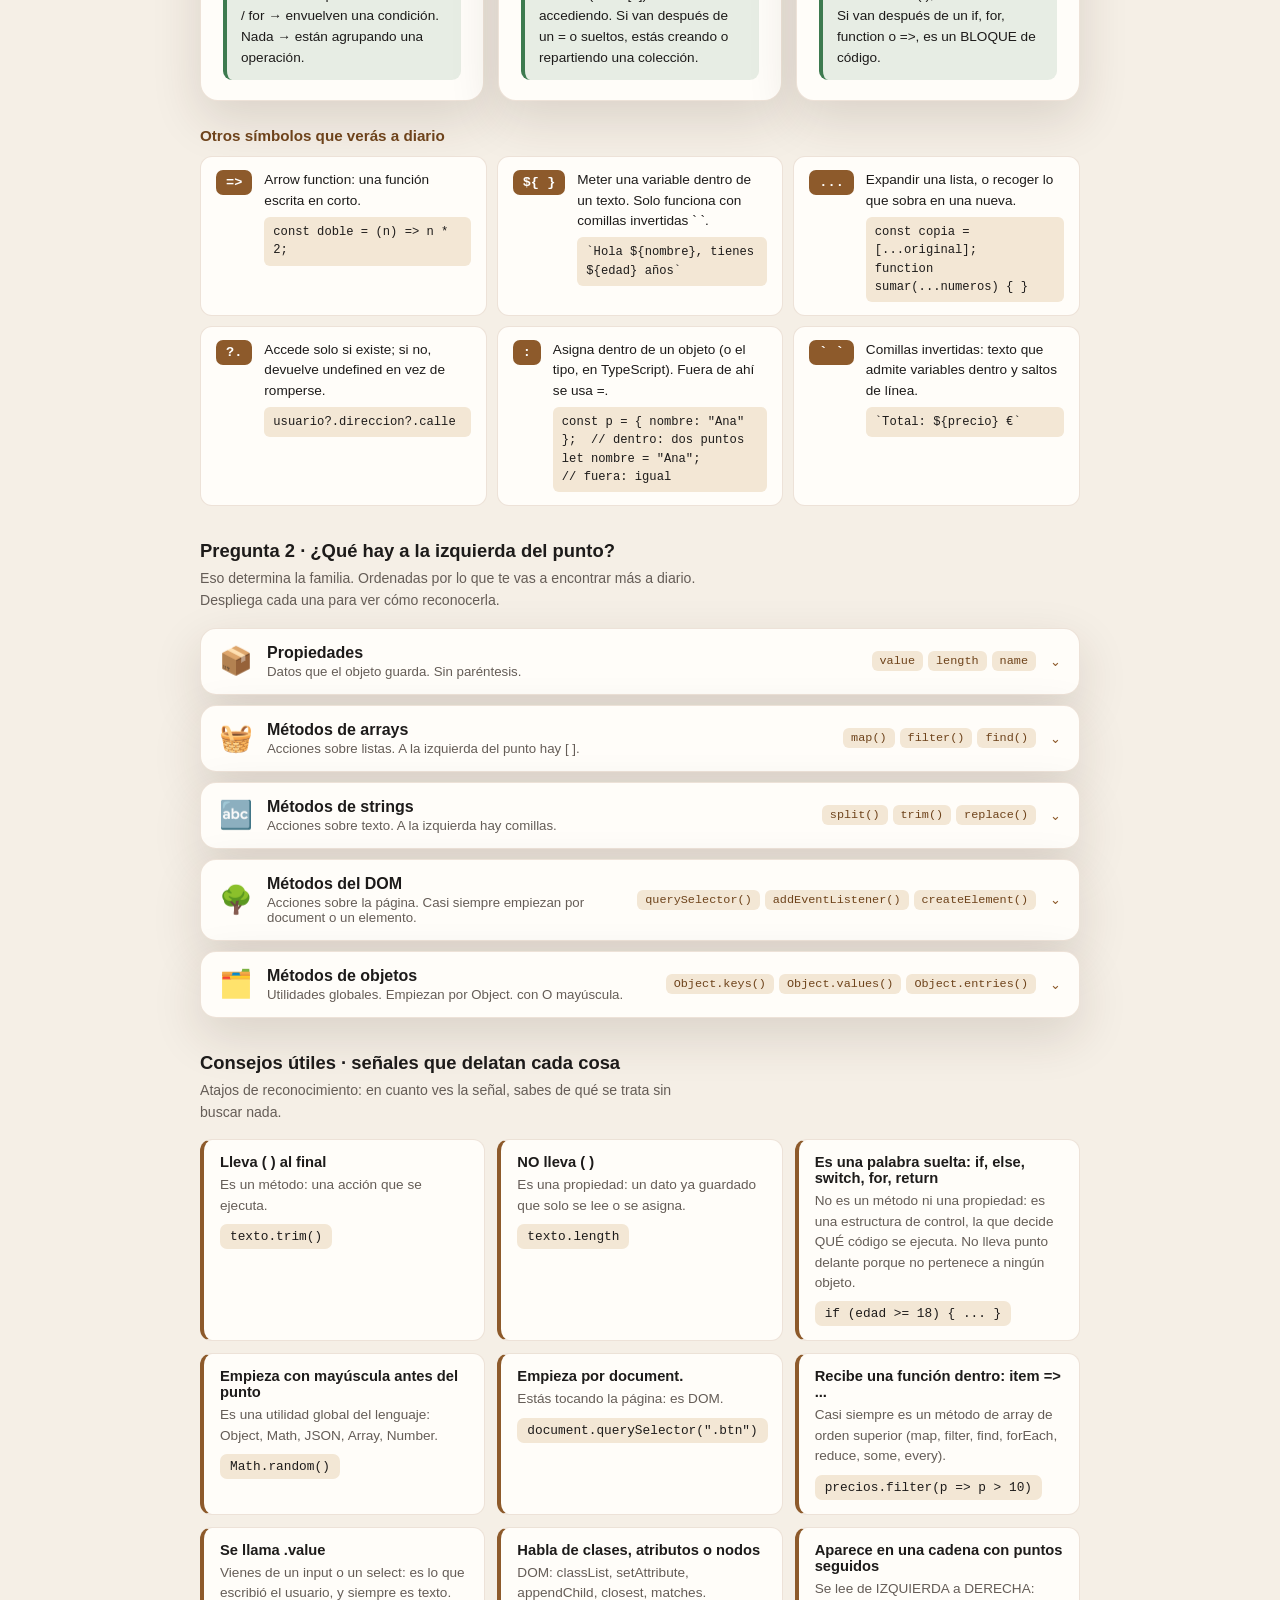
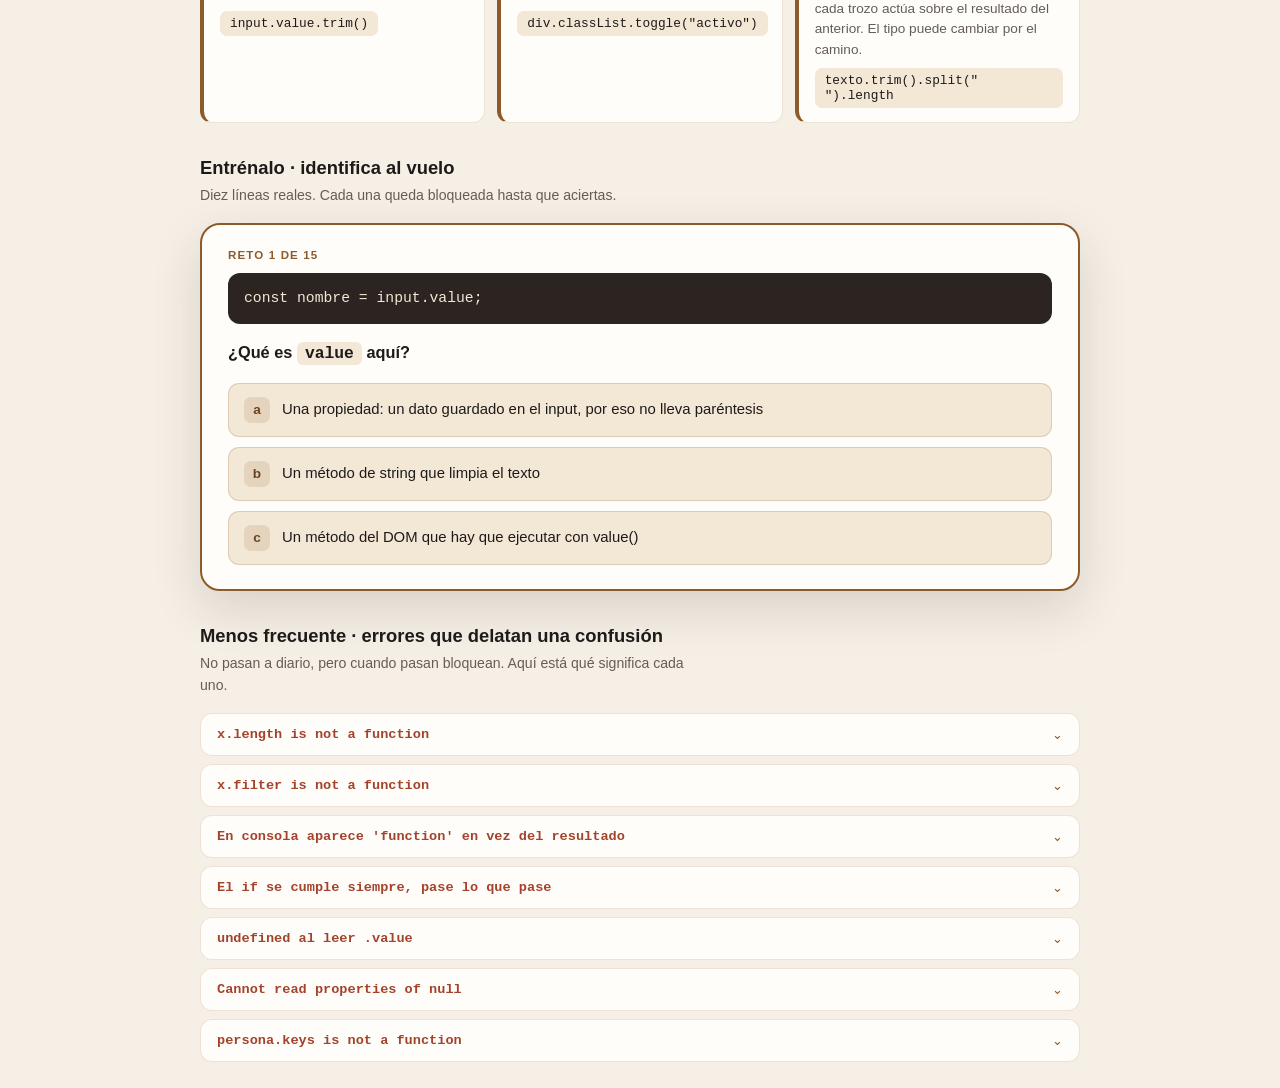
<file: identificar.html>
<!doctype html>
<html lang="es">
  <head>
    <meta charset="UTF-8" />
    <meta name="viewport" content="width=device-width, initial-scale=1.0" />
    <title>Identificar — ¿Qué estoy viendo?</title>
    <link rel="stylesheet" href="css/identificar.css" />
    <link rel="stylesheet" href="css/nav.css" />
    <!-- Retomar donde lo dejaste: va en el head para saltar antes de pintar -->
    <script src="js/sesion.js"></script>
  </head>
  <body>
    <div class="wrap">
      <nav class="sitenav" id="sitenav"></nav>

      <header class="topbar">
        <p class="eyebrow">Leer código sin memorizar listas</p>
        <h1>¿Qué estoy viendo?</h1>
        <p class="subtitle">
          Hay miles de métodos y propiedades: memorizarlos no es el camino.
          Con <strong>dos preguntas</strong> puedes clasificar cualquier
          línea que te encuentres, aunque nunca la hayas visto antes — y
          saber qué esperar de ella.
        </p>
      </header>

      <h2 class="section-title">Pregunta 1 · ¿Lleva paréntesis?</h2>
      <p class="section-note">
        Es lo primero que hay que mirar, y ya divide el mundo en dos.
      </p>
      <div class="regla" id="regla"></div>

      <h2 class="section-title">Los tres símbolos · una pregunta para cada uno</h2>
      <p class="section-note">
        El mismo símbolo significa cosas distintas según dónde aparezca.
        Estas preguntas mentales y el truco de cada uno te dicen cuál es
        cuál sin dudar.
      </p>
      <div class="simbolos" id="simbolos"></div>

      <h3 class="sub-title">Otros símbolos que verás a diario</h3>
      <div class="extras" id="simbolosExtra"></div>

      <h2 class="section-title">Pregunta 2 · ¿Qué hay a la izquierda del punto?</h2>
      <p class="section-note">
        Eso determina la familia. Ordenadas por lo que te vas a encontrar
        más a diario. Despliega cada una para ver cómo reconocerla.
      </p>
      <div class="familias" id="familias"></div>

      <h2 class="section-title">Consejos útiles · señales que delatan cada cosa</h2>
      <p class="section-note">
        Atajos de reconocimiento: en cuanto ves la señal, sabes de qué se
        trata sin buscar nada.
      </p>
      <div class="senales" id="senales"></div>

      <h2 class="section-title">Entrénalo · identifica al vuelo</h2>
      <p class="section-note">
        Diez líneas reales. Cada una queda bloqueada hasta que aciertas.
      </p>
      <section class="reto" id="reto"></section>

      <h2 class="section-title">Menos frecuente · errores que delatan una confusión</h2>
      <p class="section-note">
        No pasan a diario, pero cuando pasan bloquean. Aquí está qué
        significa cada uno.
      </p>
      <div class="errores" id="errores"></div>
    </div>

    <script src="js/nav.js"></script>

    <script src="js/theme.js"></script>
    <script src="js/identificar-data.js"></script>
    <script src="js/identificar.js"></script>
  </body>
</html>
</file>
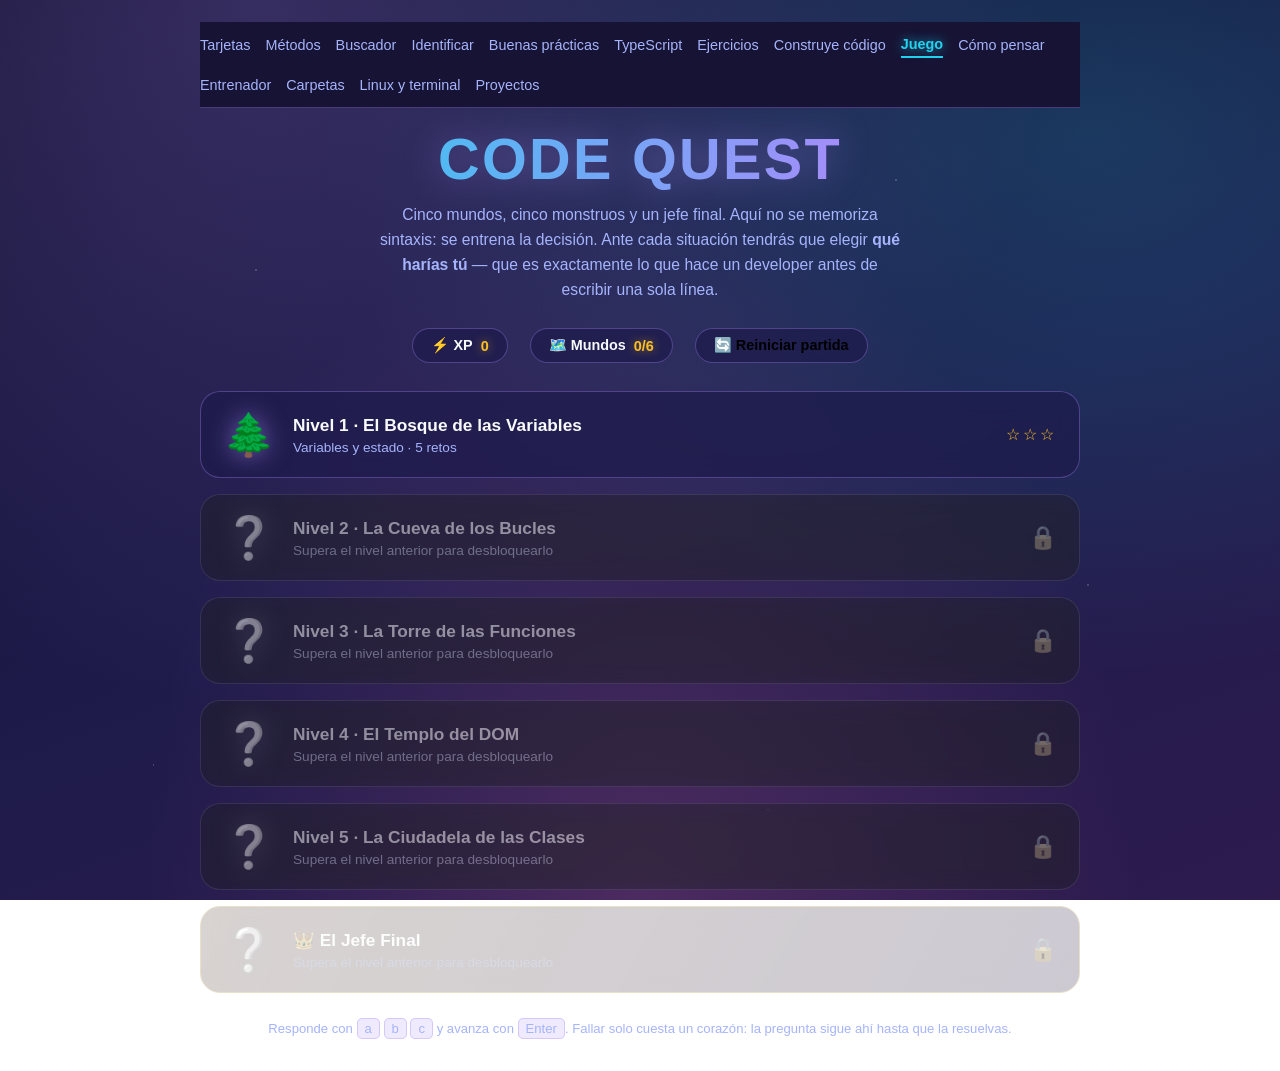
<file: juego.html>
<!doctype html>
<html lang="es">
  <head>
    <meta charset="UTF-8" />
    <meta name="viewport" content="width=device-width, initial-scale=1.0" />
    <title>Code Quest — Piensa como developer</title>
    <link rel="stylesheet" href="css/juego.css" />
    <link rel="stylesheet" href="css/nav.css" />
    <!-- Retomar donde lo dejaste: va en el head para saltar antes de pintar -->
    <script src="js/sesion.js"></script>
  </head>
  <body>
    <div class="wrap">
      <nav class="sitenav" id="sitenav" data-tema="no"></nav>

      <header class="game-header">
        <h1 class="game-title">CODE QUEST</h1>
        <p class="game-sub">
          Cinco mundos, cinco monstruos y un jefe final. Aquí no se memoriza
          sintaxis: se entrena la decisión. Ante cada situación tendrás que
          elegir <strong>qué harías tú</strong> — que es exactamente lo que
          hace un developer antes de escribir una sola línea.
        </p>
      </header>

      <div class="hud">
        <span class="hud-item">⚡ XP <span class="hud-value" id="hudXp">0</span></span>
        <span class="hud-item">🗺️ Mundos <span class="hud-value" id="hudNiveles">0/6</span></span>
        <button class="hud-item" id="resetBtn" type="button" style="cursor: pointer">
          🔄 Reiniciar partida
        </button>
      </div>

      <main id="app"></main>
    </div>

    <script src="js/nav.js"></script>

    <script src="js/juego-data.js"></script>
    <script src="js/juego.js"></script>
  </body>
</html>
</file>
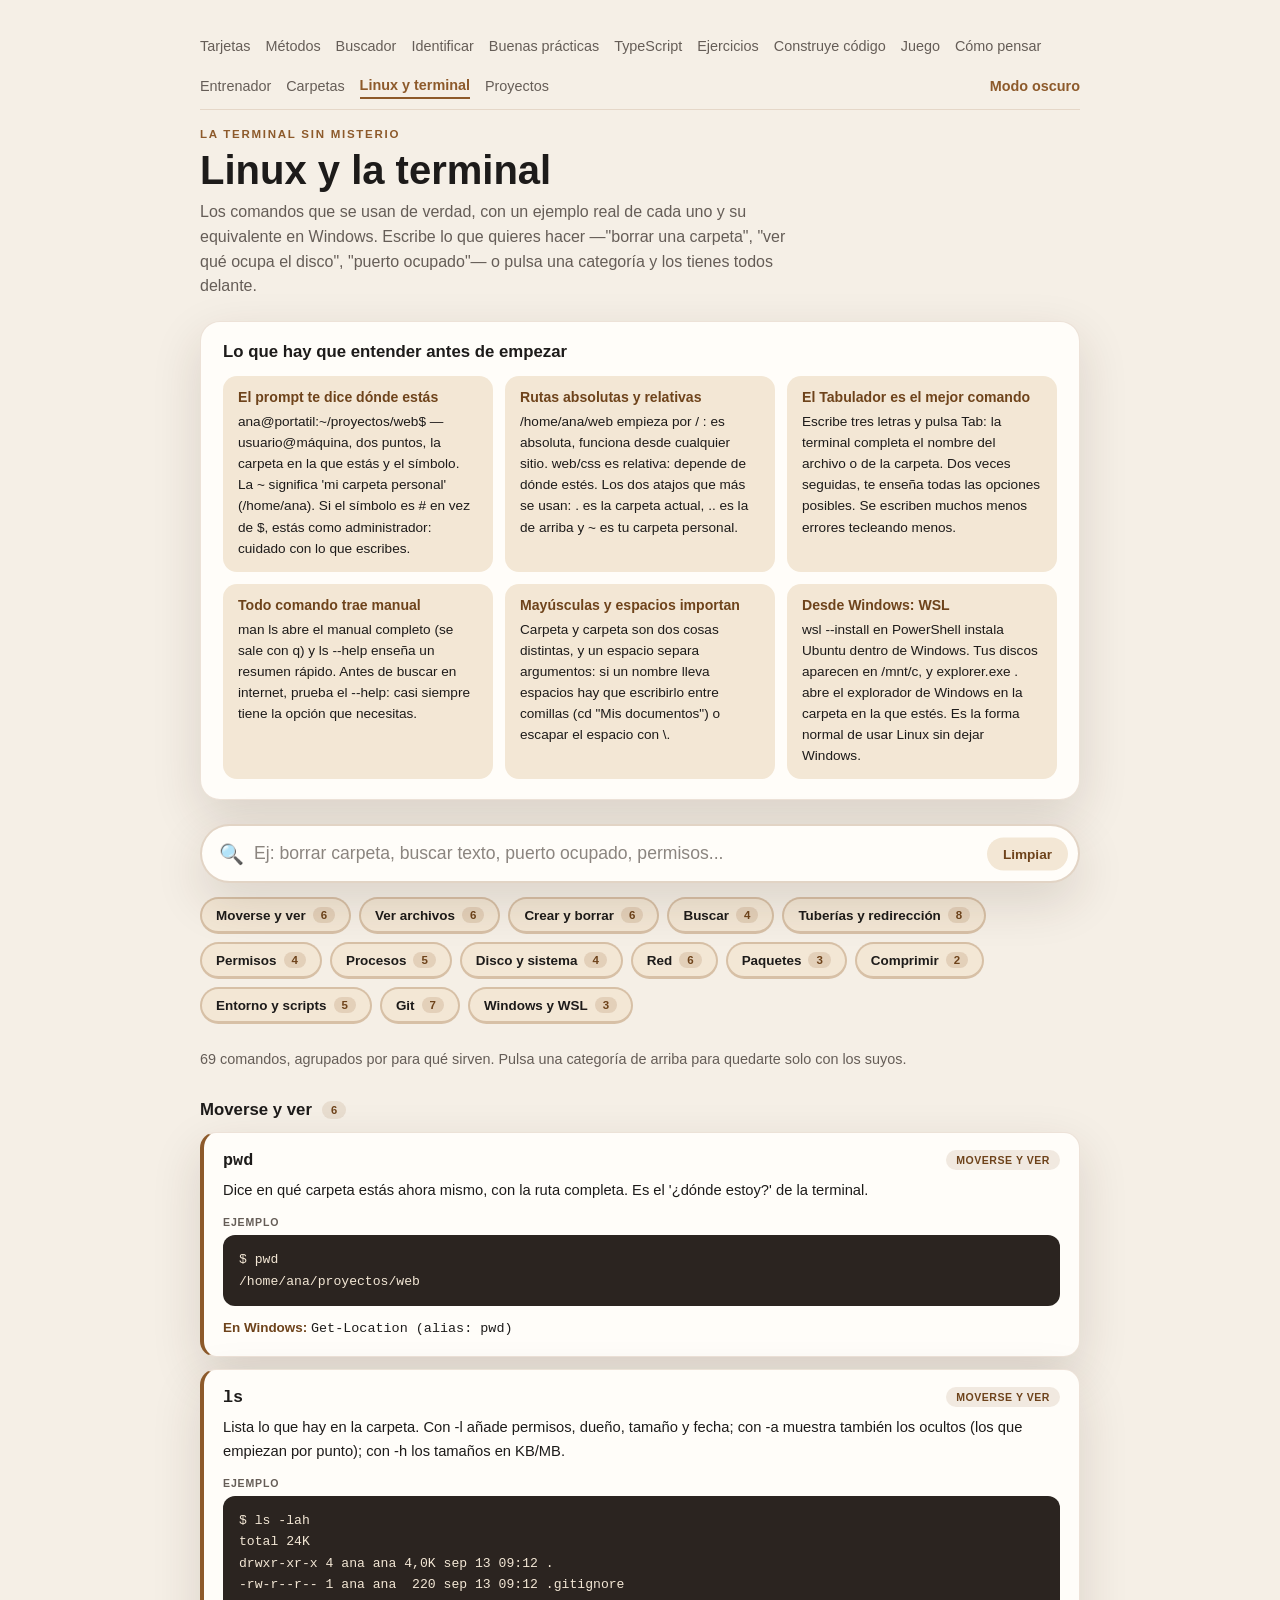
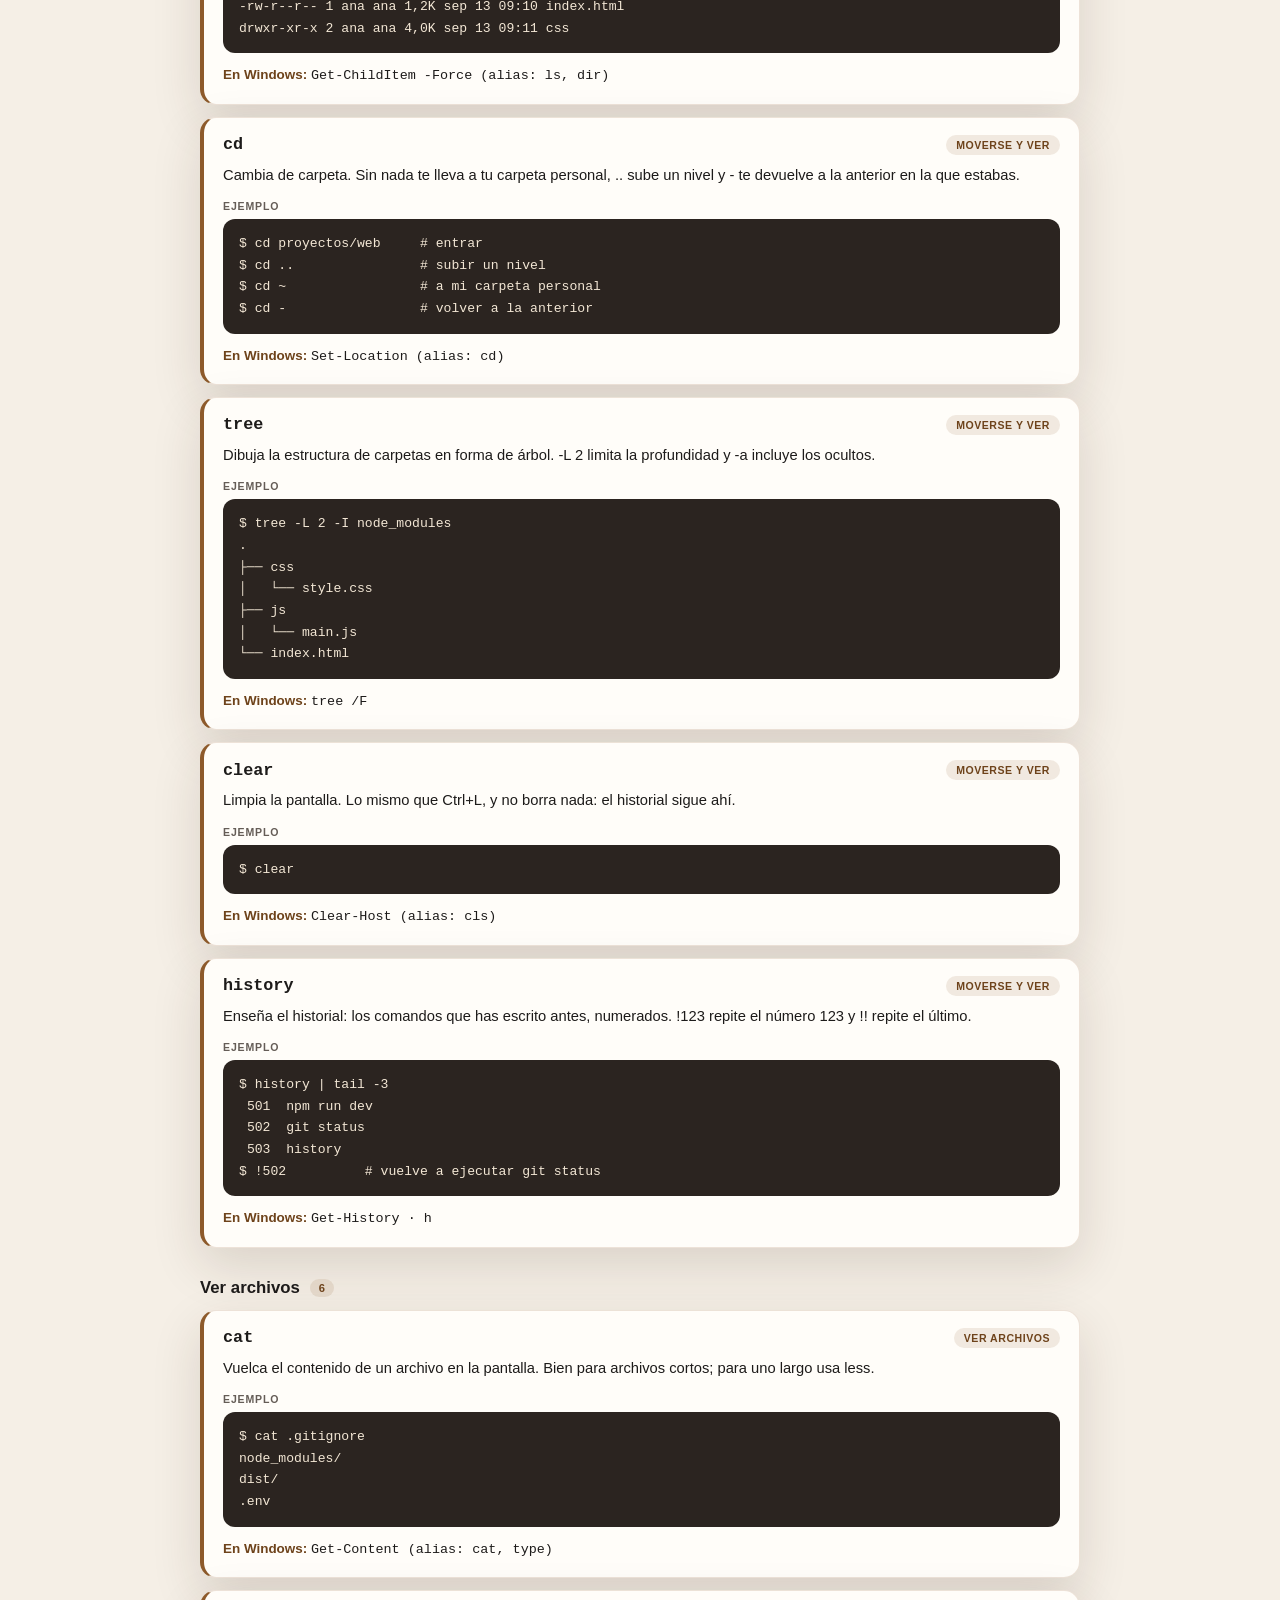
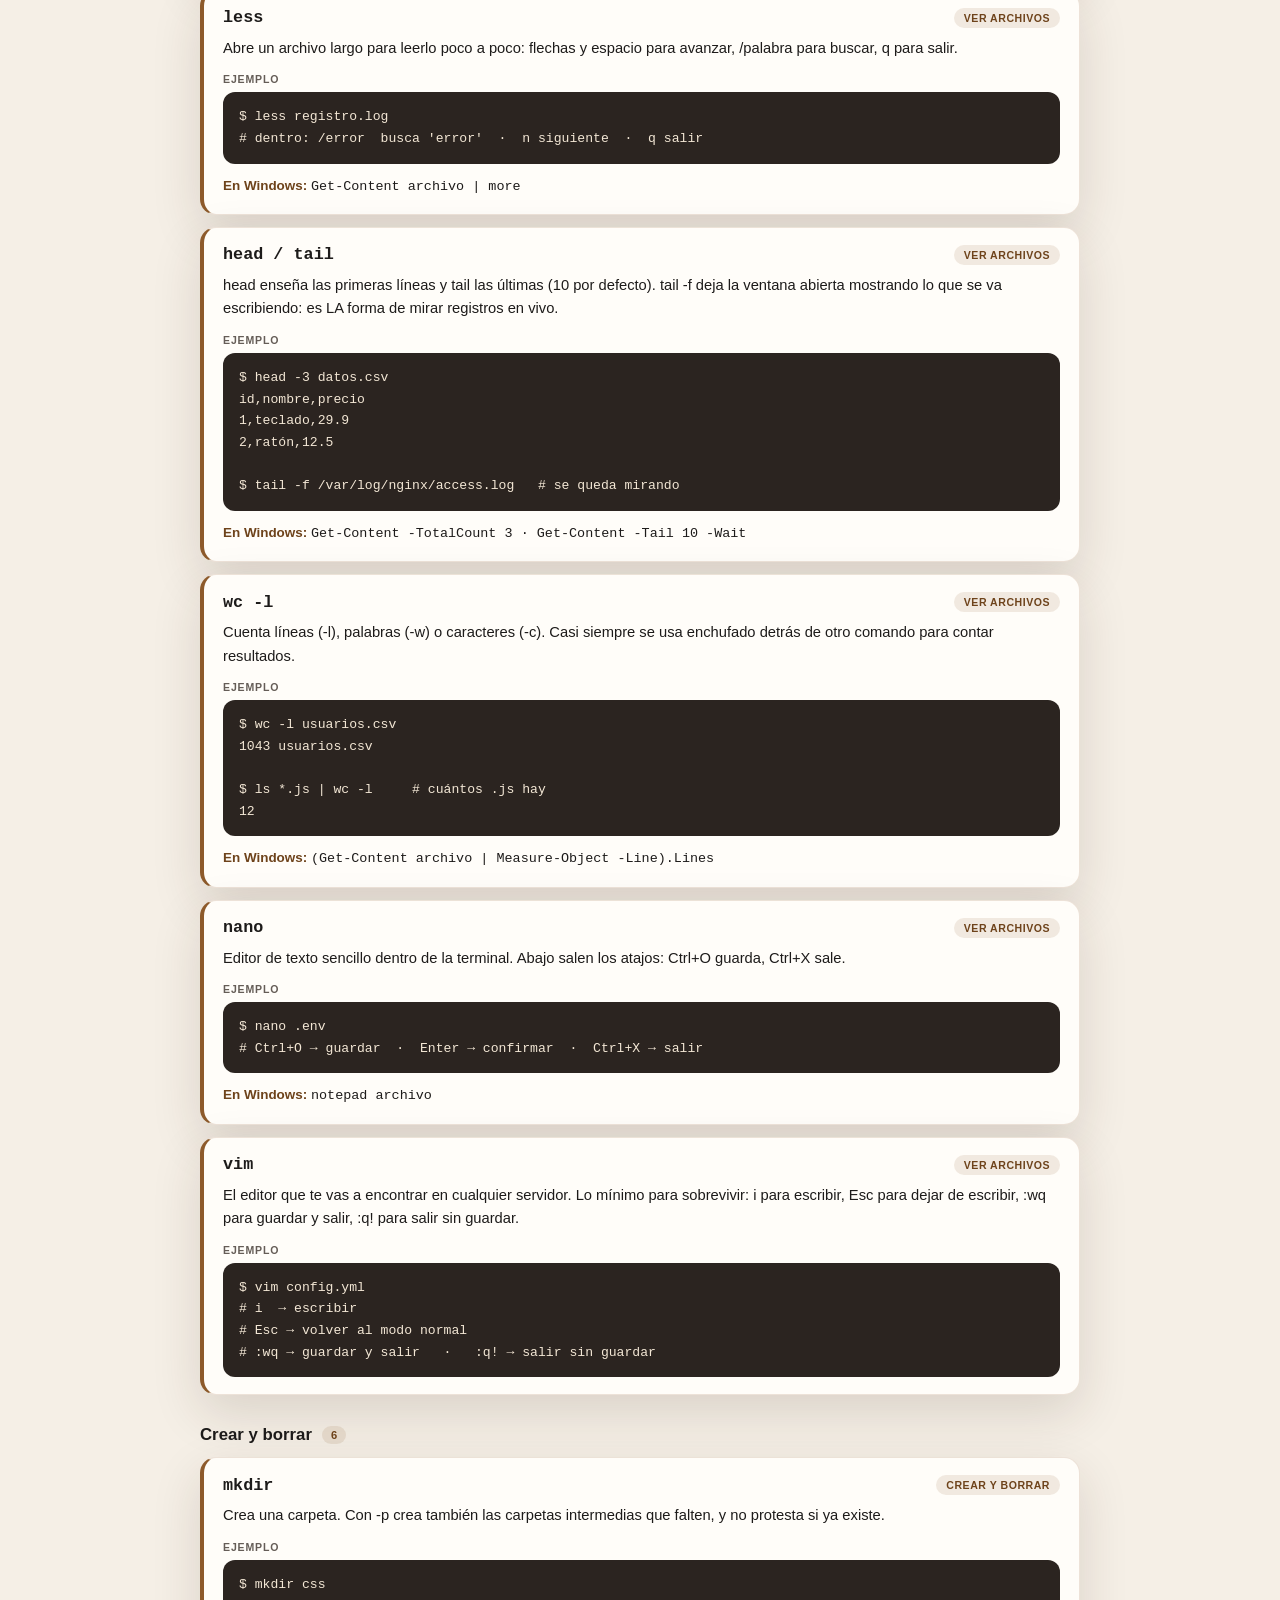
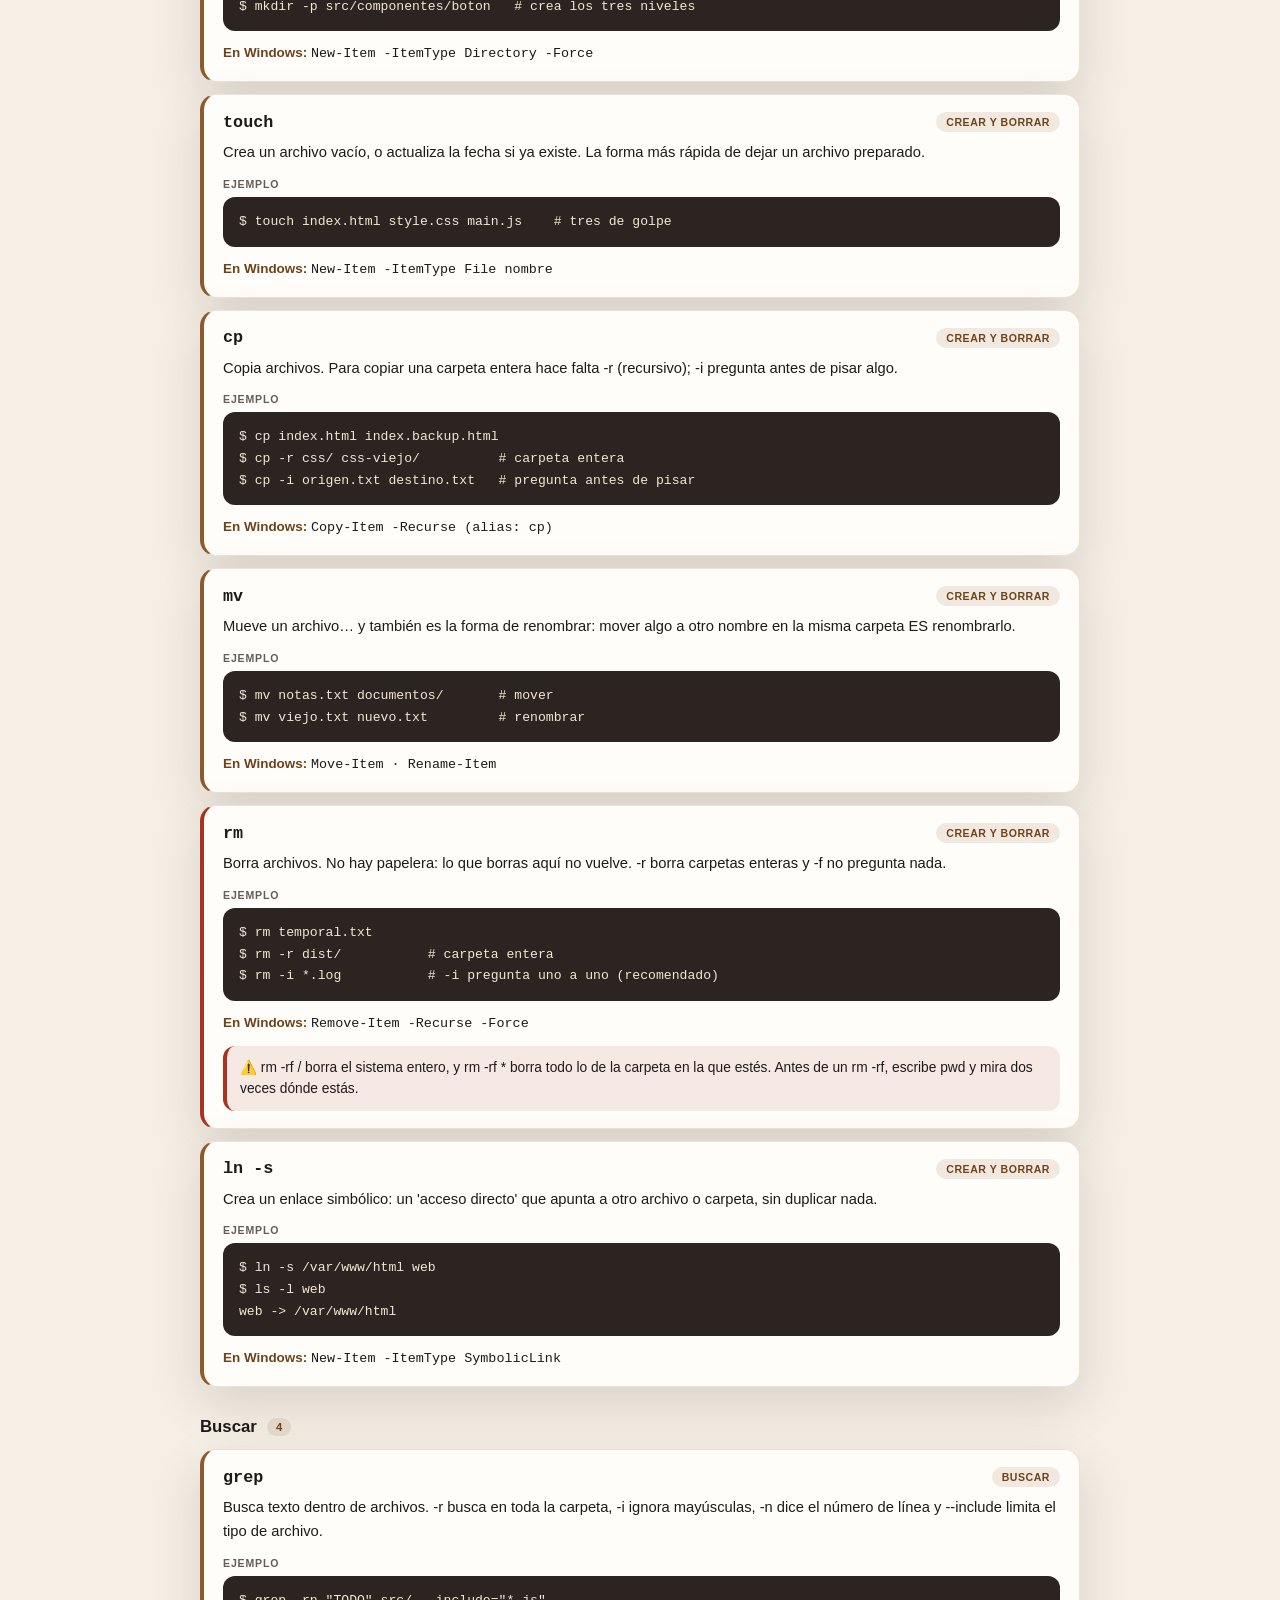
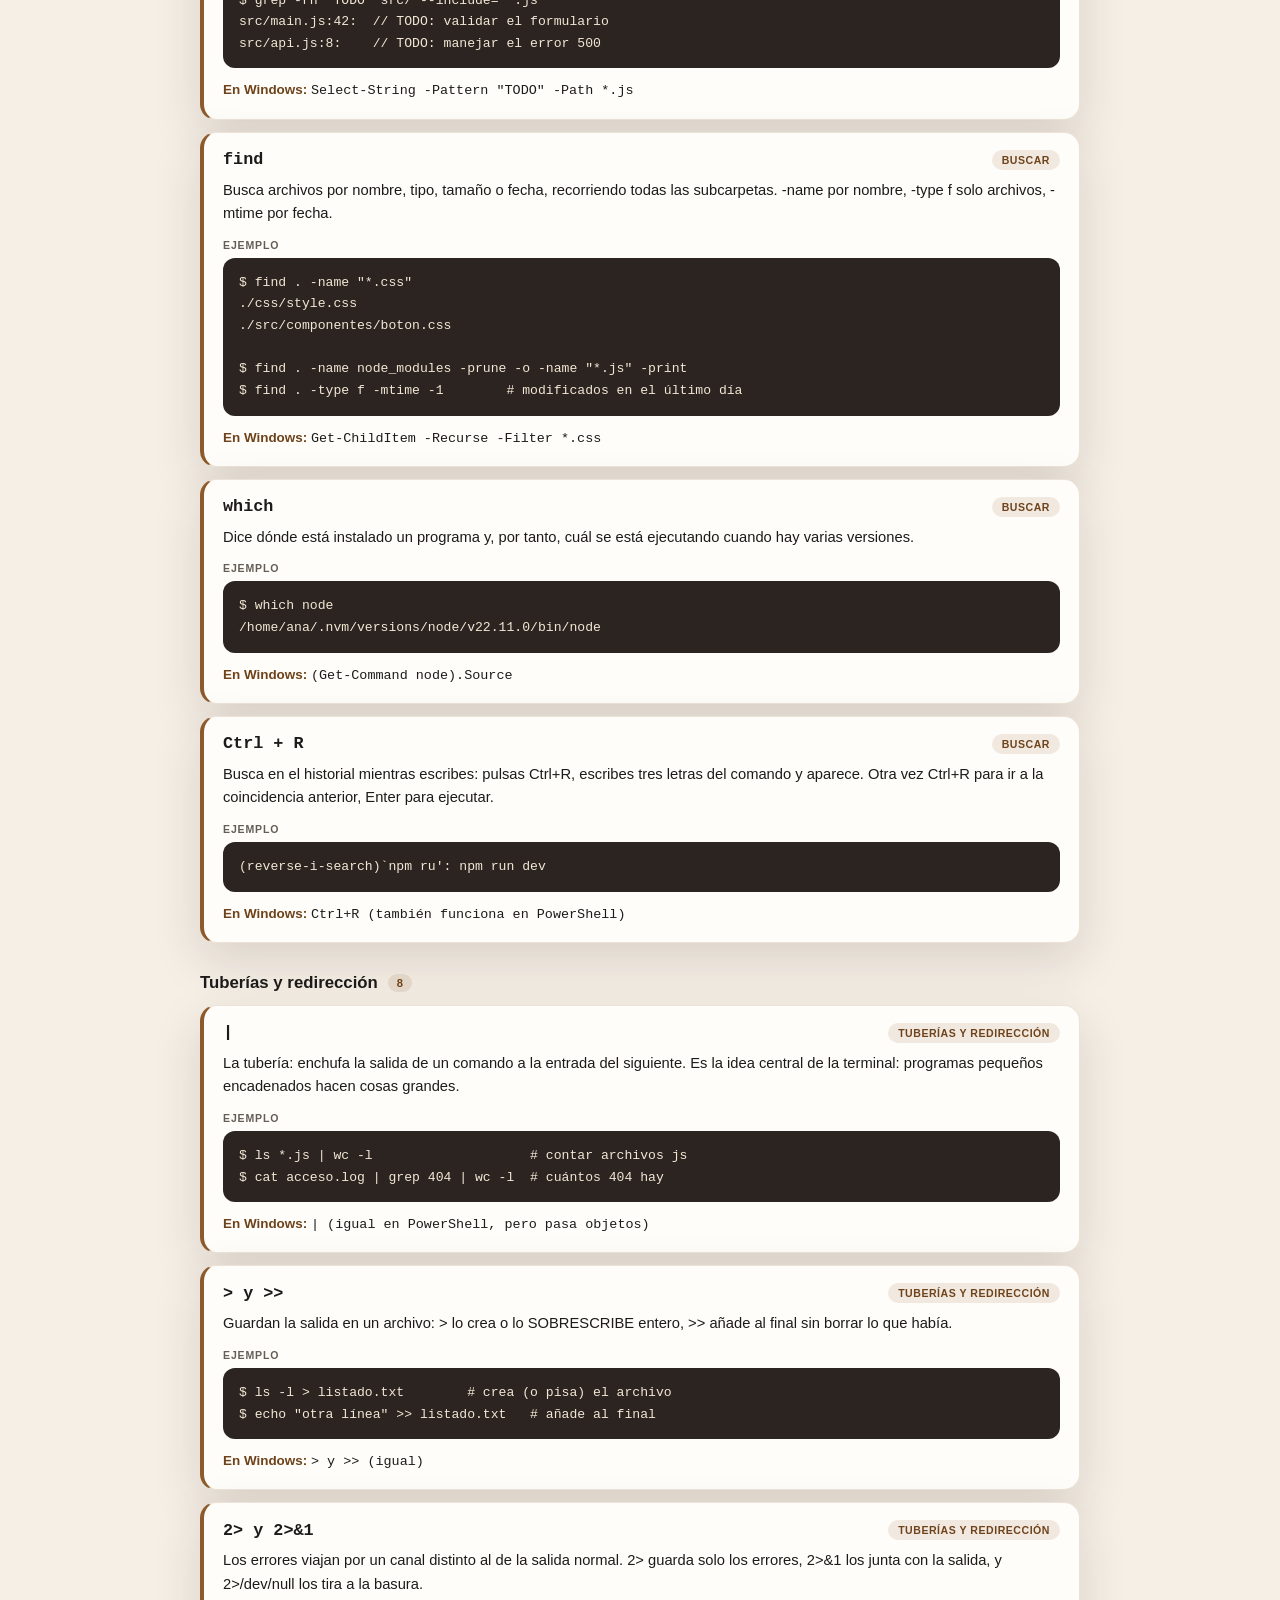
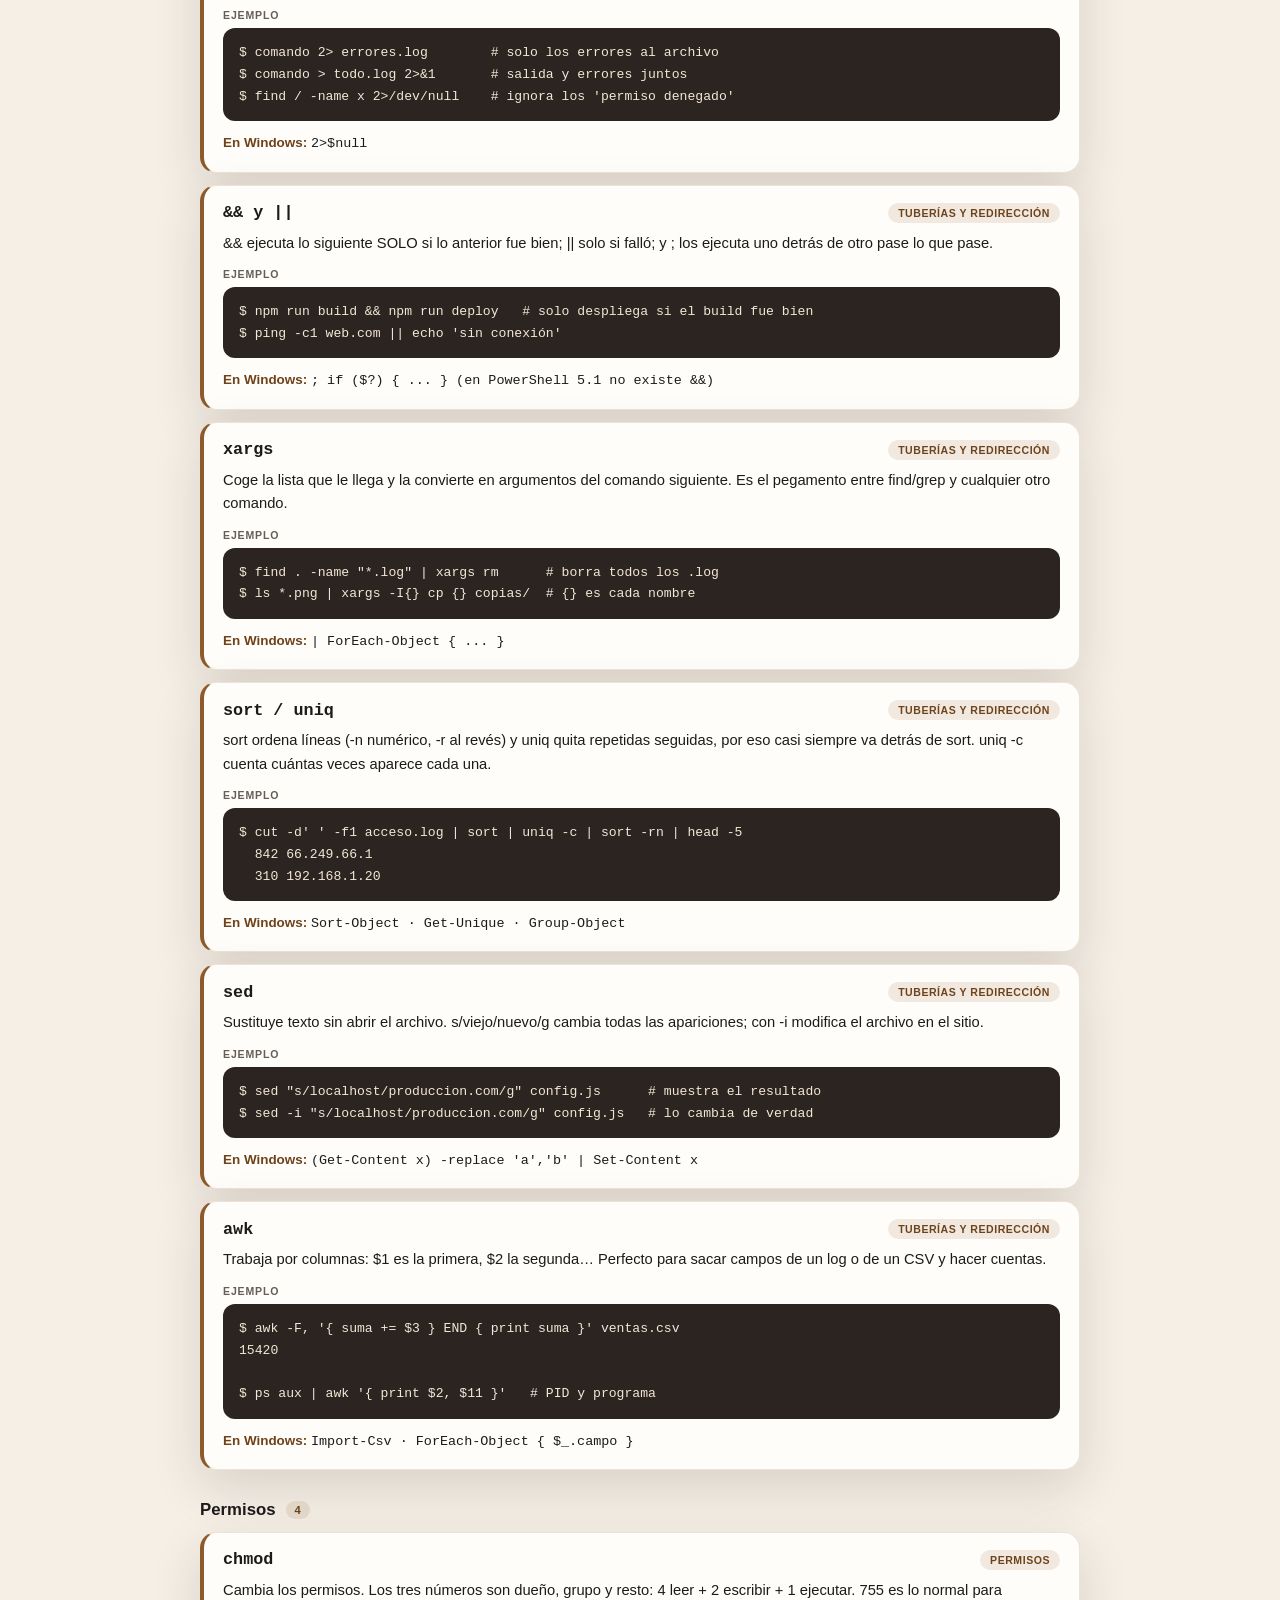
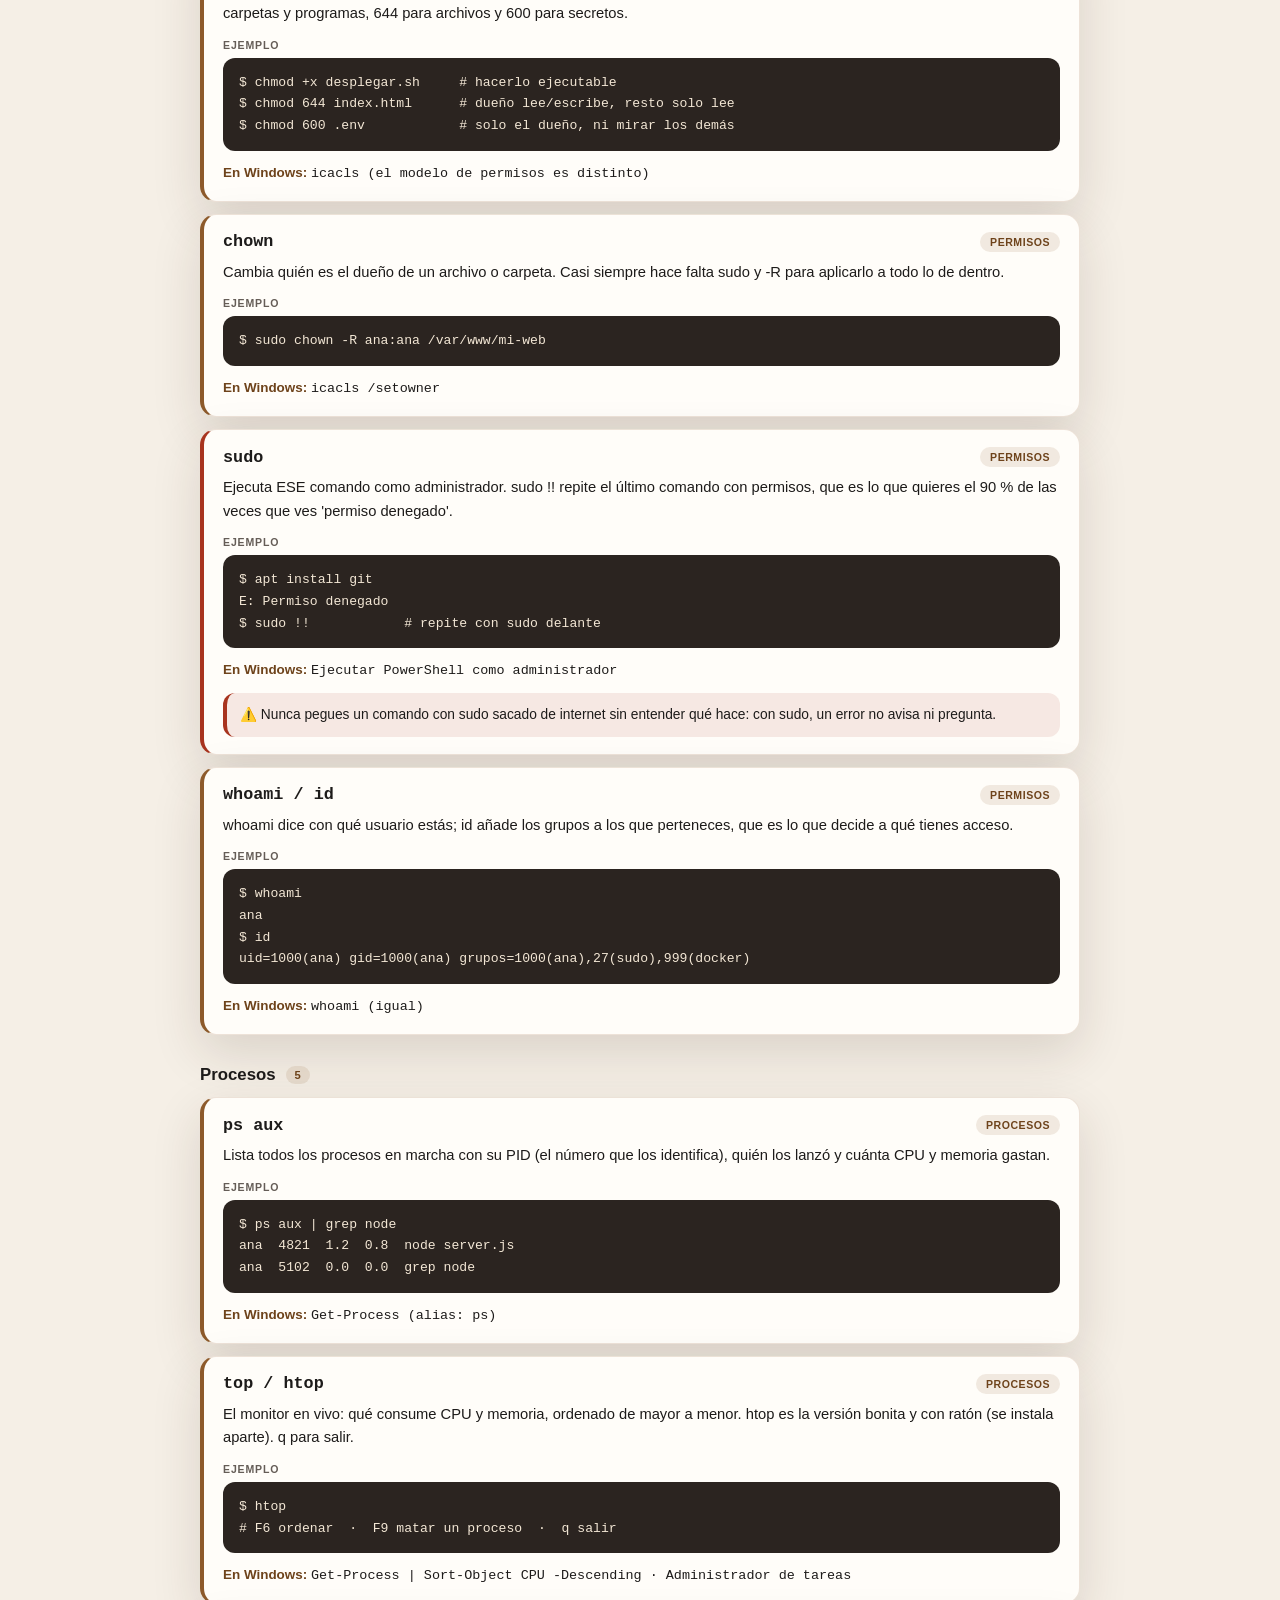
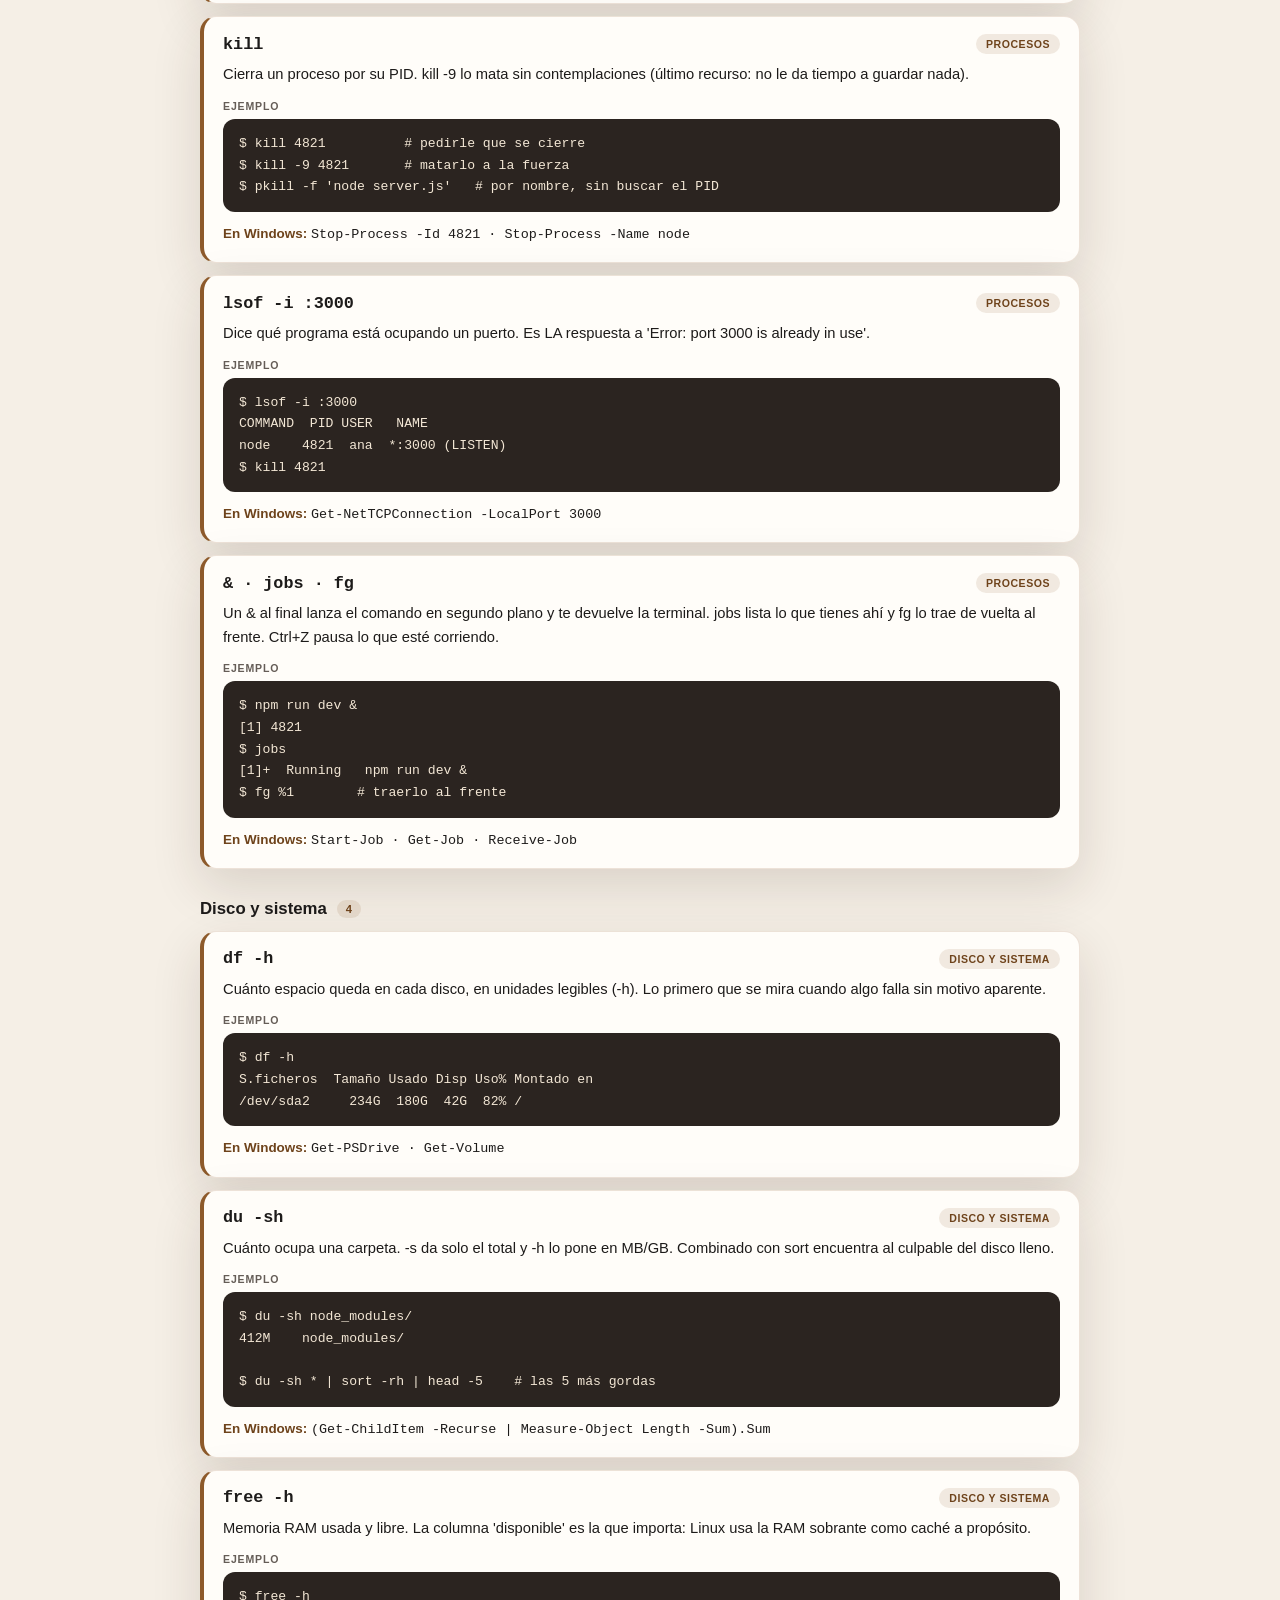
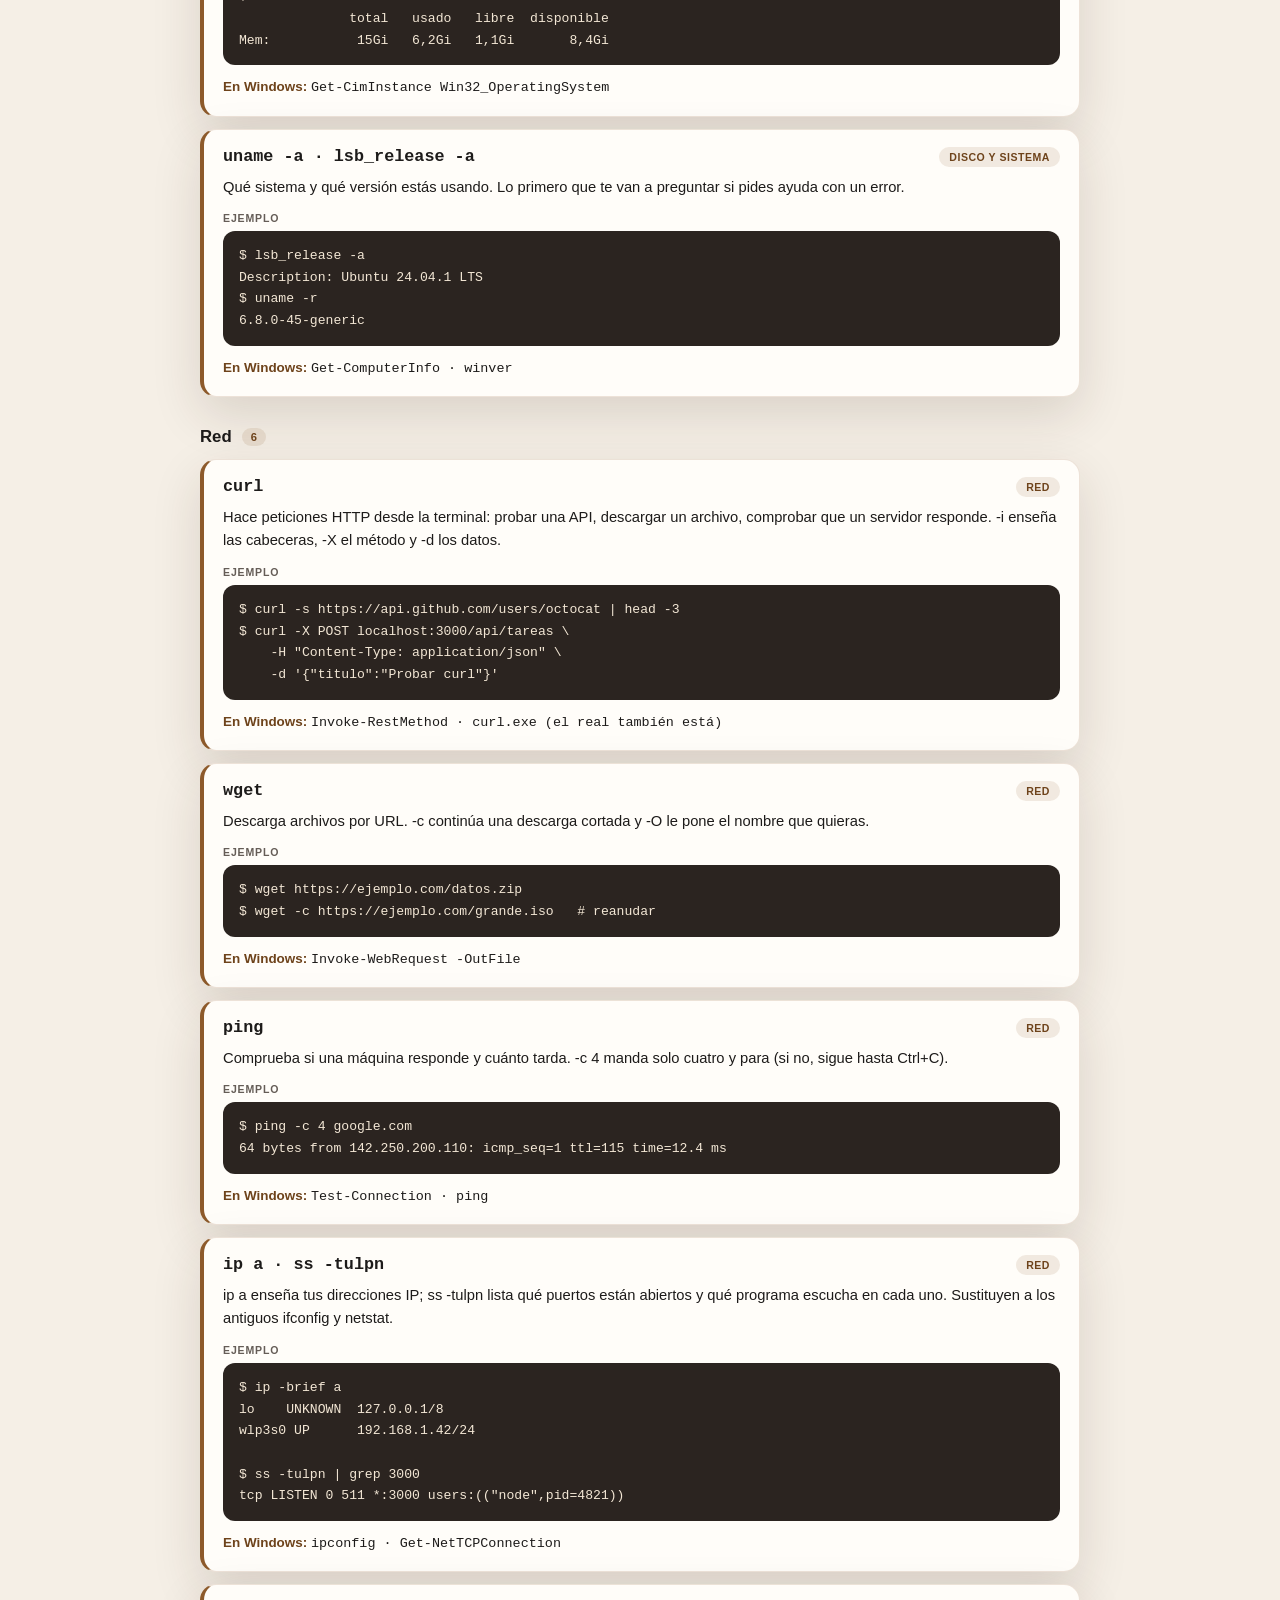
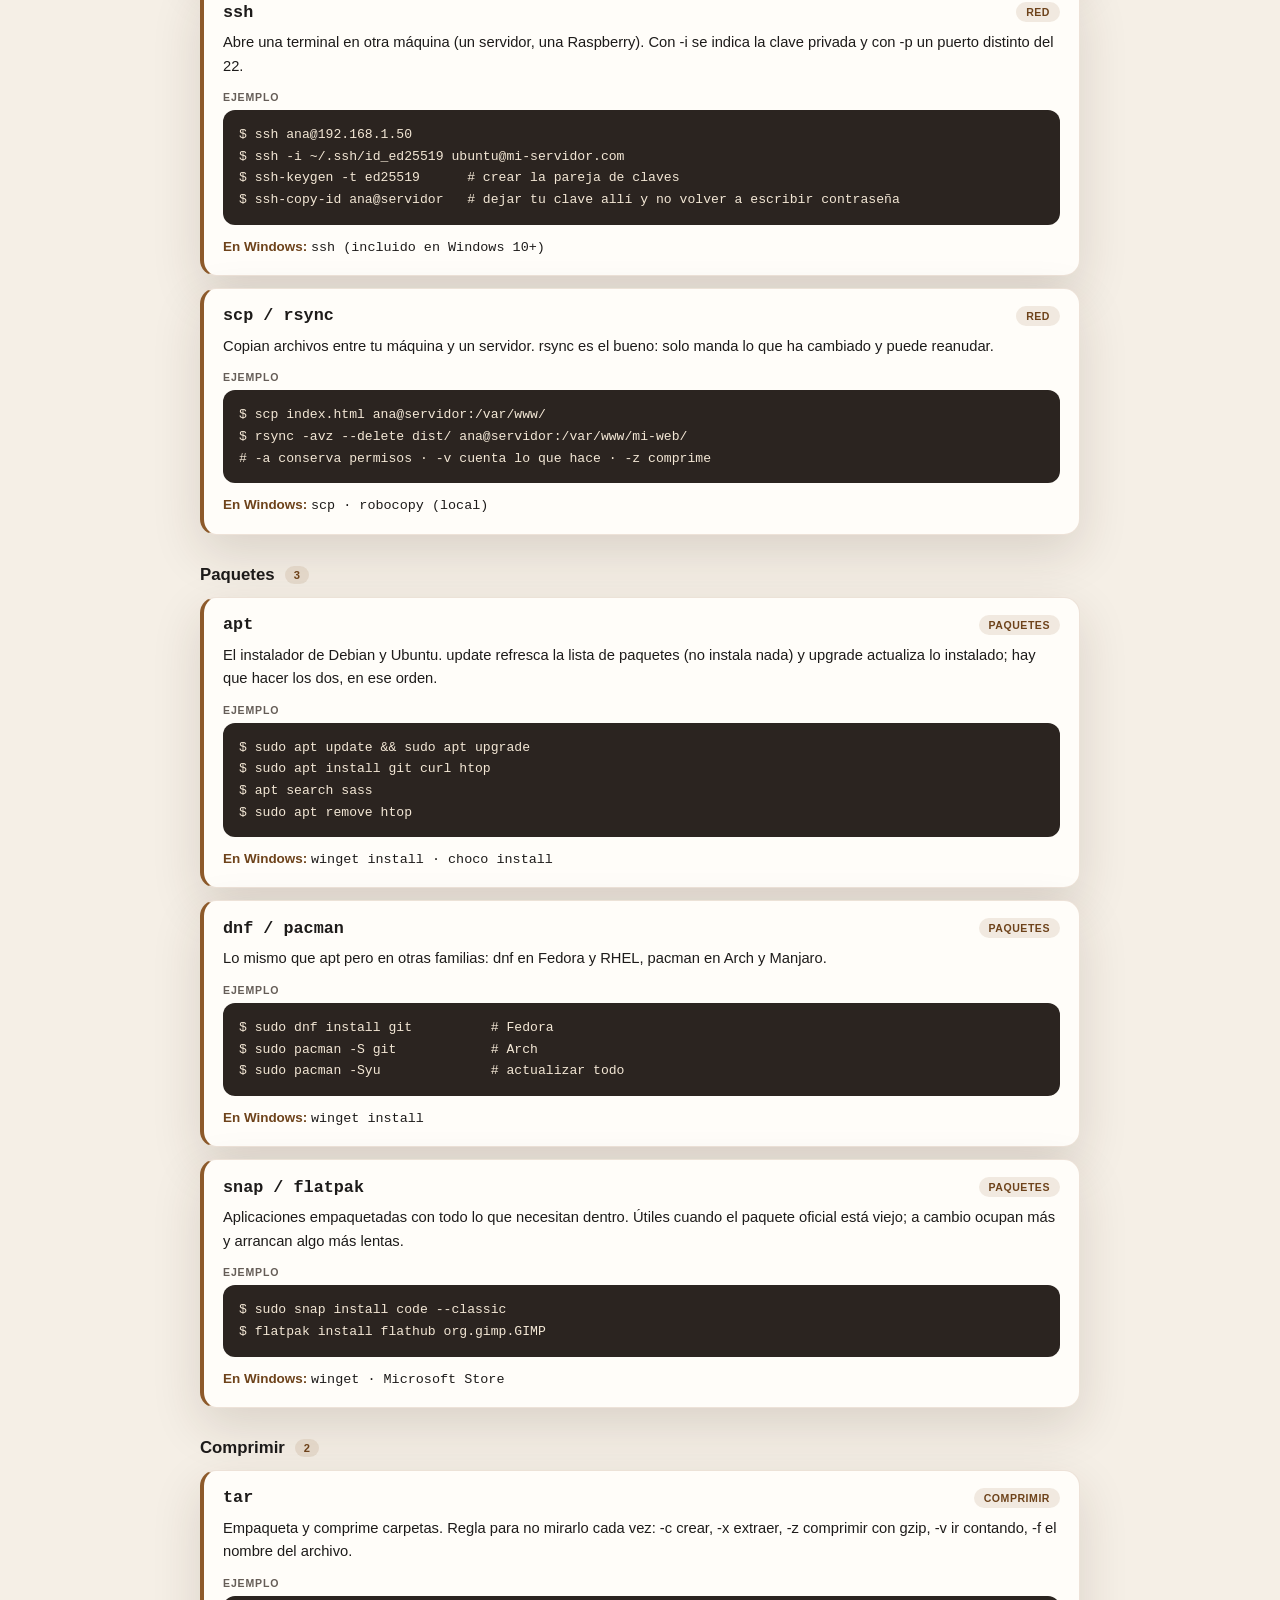
<file: linux.html>
<!doctype html>
<html lang="es">
  <head>
    <meta charset="UTF-8" />
    <meta name="viewport" content="width=device-width, initial-scale=1.0" />
    <title>Linux y la terminal — comandos más usados</title>
    <link rel="stylesheet" href="css/linux.css" />
    <link rel="stylesheet" href="css/nav.css" />
    <!-- Retomar donde lo dejaste: va en el head para saltar antes de pintar -->
    <script src="js/sesion.js"></script>
  </head>
  <body>
    <div class="wrap">
      <nav class="sitenav" id="sitenav"></nav>

      <header class="topbar">
        <p class="eyebrow">La terminal sin misterio</p>
        <h1>Linux y la terminal</h1>
        <p class="subtitle">
          Los comandos que se usan de verdad, con un ejemplo real de cada uno
          y su equivalente en Windows. Escribe lo que quieres hacer —"borrar
          una carpeta", "ver qué ocupa el disco", "puerto ocupado"— o pulsa
          una categoría y los tienes todos delante.
        </p>
      </header>

      <section class="ideas" id="ideasBase"></section>

      <div class="search-box">
        <span class="search-icon">🔍</span>
        <input
          id="buscadorInput"
          type="text"
          autocomplete="off"
          placeholder="Ej: borrar carpeta, buscar texto, puerto ocupado, permisos..."
        />
        <button class="limpiar-btn" id="limpiarBtn" type="button">Limpiar</button>
      </div>

      <div class="cats" id="cats"></div>

      <main id="resultados"></main>

      <section class="atajos">
        <h2>Atajos de teclado que ahorran el día</h2>
        <p class="atajos-nota">
          No son comandos: se pulsan. Son la diferencia entre pelearse con la
          terminal y moverse por ella.
        </p>
        <div class="atajos-grid" id="atajosGrid"></div>
      </section>
    </div>

    <script src="js/nav.js"></script>

    <script src="js/theme.js"></script>
    <script src="js/linux-data.js"></script>
    <script src="js/linux.js"></script>
  </body>
</html>
</file>
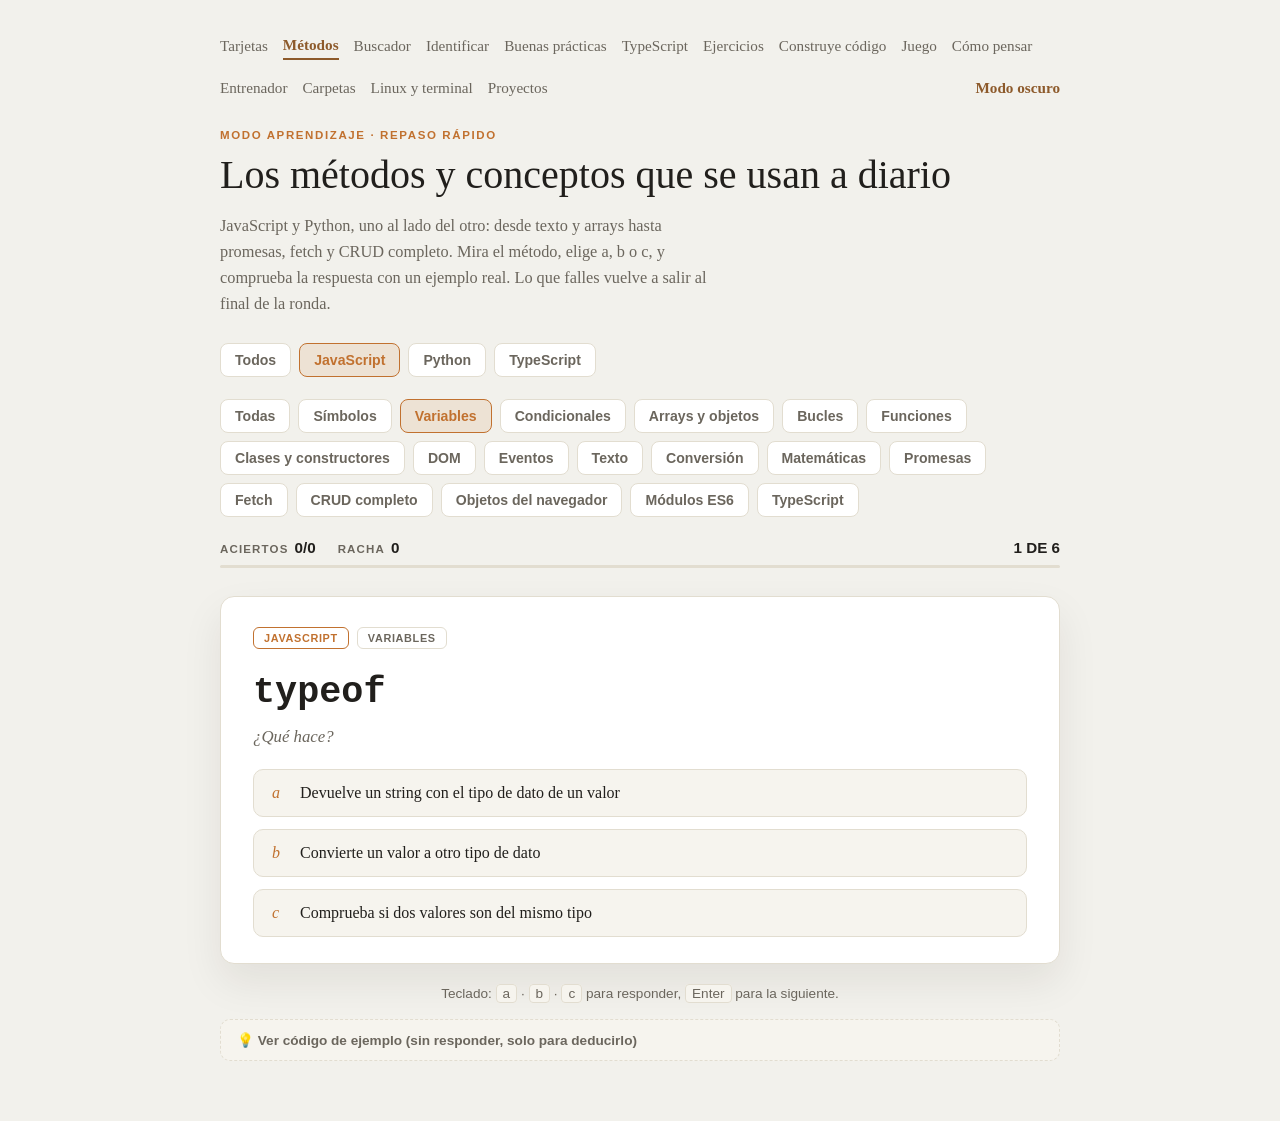
<file: metodos.html>
<!doctype html>
<html lang="es">
  <head>
    <meta charset="UTF-8" />
    <meta name="viewport" content="width=device-width, initial-scale=1.0" />
    <title>Métodos JS vs Python</title>
    <link rel="stylesheet" href="css/metodos.css" />
    <link rel="stylesheet" href="css/nav.css" />
    <!-- Retomar donde lo dejaste: va en el head para saltar antes de pintar -->
    <script src="js/sesion.js"></script>
  </head>
  <body>
    <div class="wrap">
      <nav class="sitenav" id="sitenav"></nav>

      <p class="eyebrow">Modo aprendizaje · Repaso rápido</p>
      <h1>Los métodos y conceptos que se usan a diario</h1>
      <p class="subtitle">
        JavaScript y Python, uno al lado del otro: desde texto y arrays
        hasta promesas, fetch y CRUD completo. Mira el método, elige a, b o
        c, y comprueba la respuesta con un ejemplo real. Lo que falles
        vuelve a salir al final de la ronda.
      </p>

      <div class="pillrow filters" id="langFilters"></div>
      <div class="pillrow filters" id="catFilters"></div>

      <div class="statsrow">
        <div class="stat-group">
          <span
            ><span class="stat-label">ACIERTOS</span
            ><span class="stat-value" id="statAciertos">0/0</span></span
          >
          <span
            ><span class="stat-label">RACHA</span
            ><span class="stat-value" id="statRacha">0</span></span
          >
        </div>
        <div class="stat-value" id="statPos">0 DE 0</div>
      </div>
      <div class="progress-track">
        <div class="progress-fill" id="progressFill"></div>
      </div>

      <div id="cardArea"></div>

      <p class="next-hint" id="keyHint">
        Teclado: <kbd>a</kbd> · <kbd>b</kbd> · <kbd>c</kbd> para responder,
        <kbd>Enter</kbd> para la siguiente.
      </p>

      <div class="hint-panel" id="hintPanel">
        <button class="hint-toggle" id="hintToggle" type="button">
          💡 Ver código de ejemplo (sin responder, solo para deducirlo)
        </button>
        <pre class="hint-code" id="hintCode"></pre>
      </div>
    </div>

    <script src="js/nav.js"></script>

    <script src="js/theme.js"></script>
    <script src="js/metodos-data.js"></script>
    <script src="js/metodos.js"></script>
  </body>
</html>
</file>
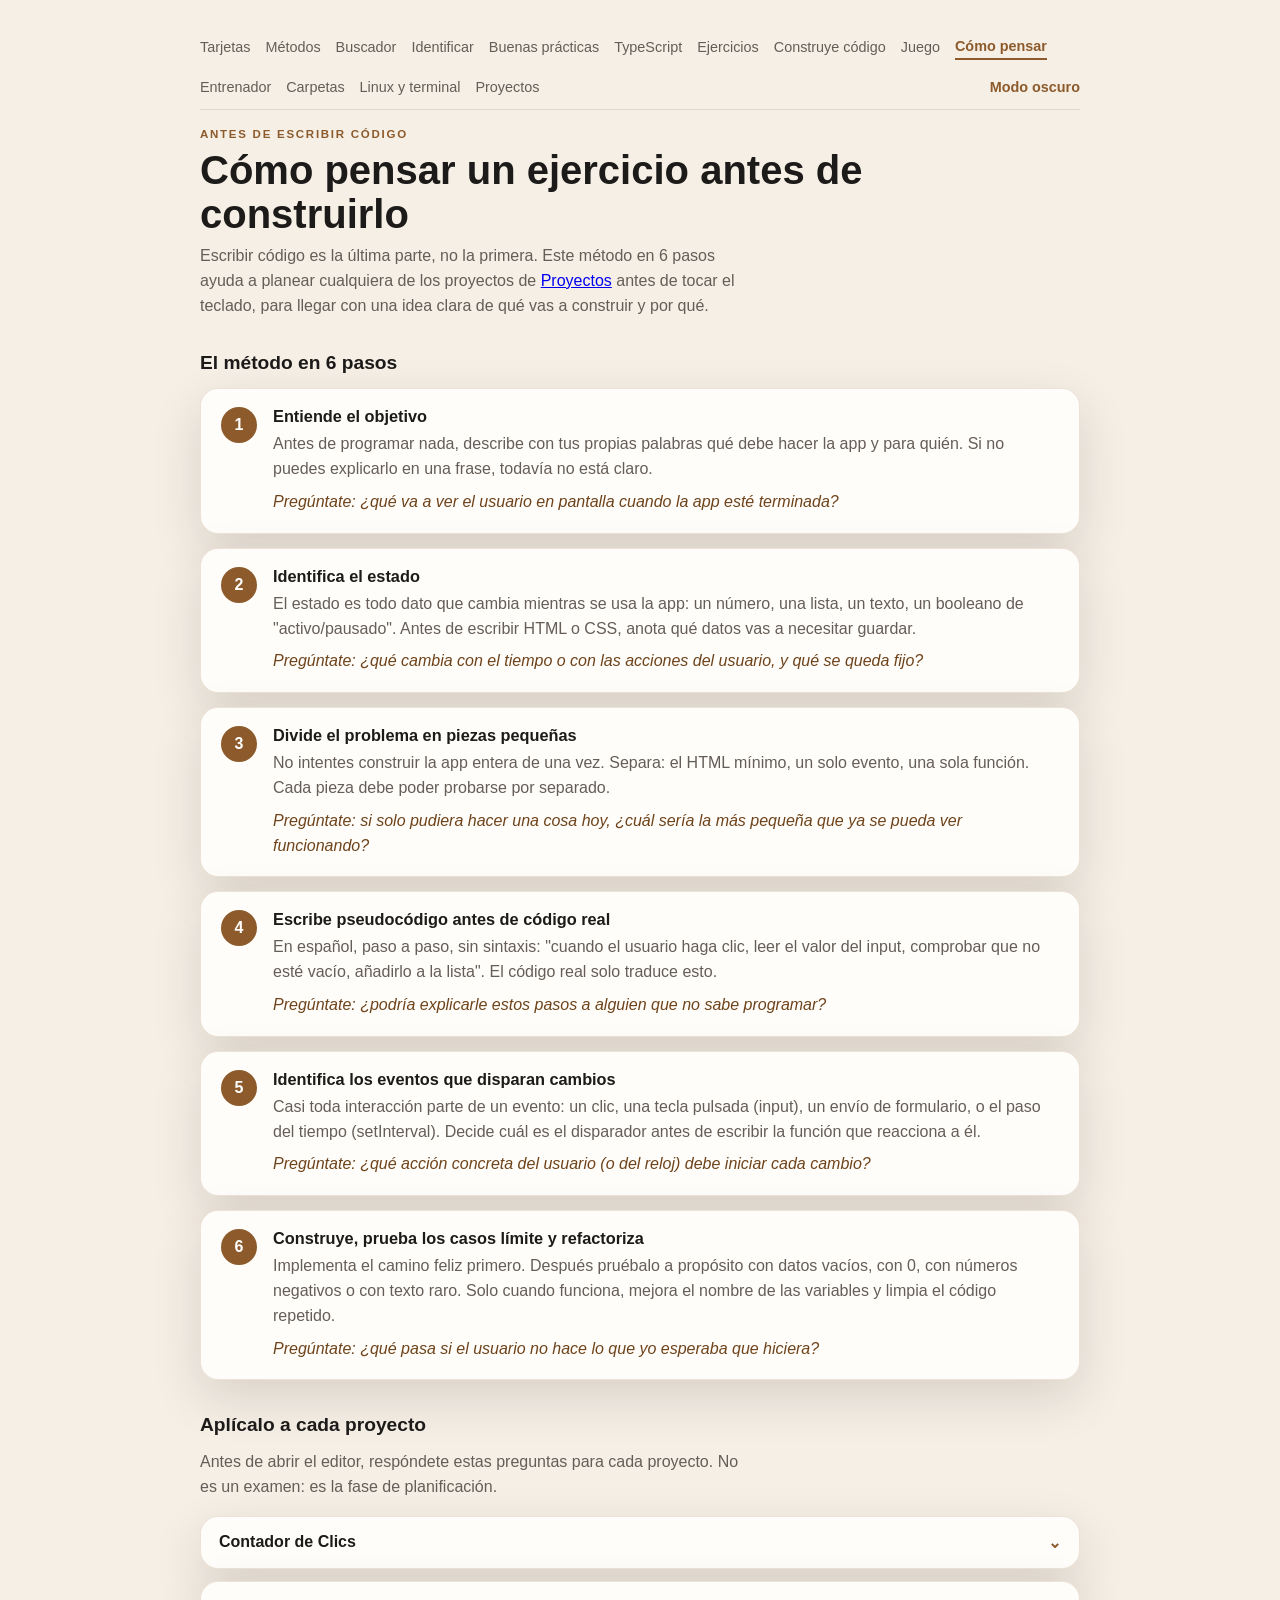
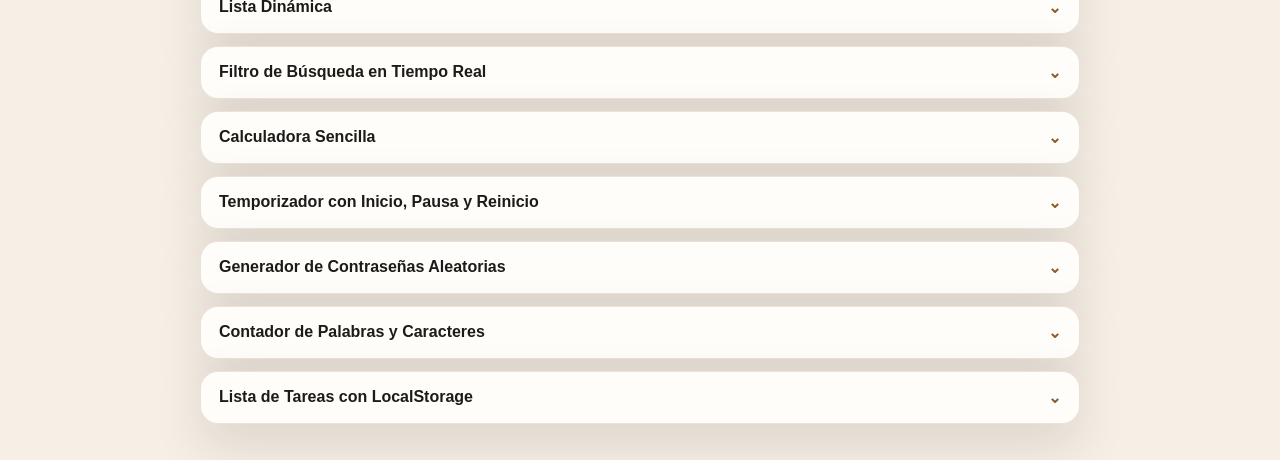
<file: pensar.html>
<!doctype html>
<html lang="es">
  <head>
    <meta charset="UTF-8" />
    <meta name="viewport" content="width=device-width, initial-scale=1.0" />
    <title>Cómo pensar antes de construir</title>
    <link rel="stylesheet" href="css/pensar.css" />
    <link rel="stylesheet" href="css/nav.css" />
    <!-- Retomar donde lo dejaste: va en el head para saltar antes de pintar -->
    <script src="js/sesion.js"></script>
  </head>
  <body>
    <div class="wrap">
      <nav class="sitenav" id="sitenav"></nav>

      <header class="topbar">
        <p class="eyebrow">Antes de escribir código</p>
        <h1>Cómo pensar un ejercicio antes de construirlo</h1>
        <p class="subtitle">
          Escribir código es la última parte, no la primera. Este método en
          6 pasos ayuda a planear cualquiera de los proyectos de
          <a href="proyectos.html">Proyectos</a> antes de tocar el teclado,
          para llegar con una idea clara de qué vas a construir y por qué.
        </p>
      </header>

      <h2 class="section-title">El método en 6 pasos</h2>
      <div class="steps">
        <article class="step-card">
          <div class="step-num">1</div>
          <div class="step-body">
            <h3>Entiende el objetivo</h3>
            <p>
              Antes de programar nada, describe con tus propias palabras qué
              debe hacer la app y para quién. Si no puedes explicarlo en una
              frase, todavía no está claro.
            </p>
            <p class="prompt">
              Pregúntate: ¿qué va a ver el usuario en pantalla cuando la app
              esté terminada?
            </p>
          </div>
        </article>

        <article class="step-card">
          <div class="step-num">2</div>
          <div class="step-body">
            <h3>Identifica el estado</h3>
            <p>
              El estado es todo dato que cambia mientras se usa la app: un
              número, una lista, un texto, un booleano de "activo/pausado".
              Antes de escribir HTML o CSS, anota qué datos vas a necesitar
              guardar.
            </p>
            <p class="prompt">
              Pregúntate: ¿qué cambia con el tiempo o con las acciones del
              usuario, y qué se queda fijo?
            </p>
          </div>
        </article>

        <article class="step-card">
          <div class="step-num">3</div>
          <div class="step-body">
            <h3>Divide el problema en piezas pequeñas</h3>
            <p>
              No intentes construir la app entera de una vez. Separa: el HTML
              mínimo, un solo evento, una sola función. Cada pieza debe
              poder probarse por separado.
            </p>
            <p class="prompt">
              Pregúntate: si solo pudiera hacer una cosa hoy, ¿cuál sería la
              más pequeña que ya se pueda ver funcionando?
            </p>
          </div>
        </article>

        <article class="step-card">
          <div class="step-num">4</div>
          <div class="step-body">
            <h3>Escribe pseudocódigo antes de código real</h3>
            <p>
              En español, paso a paso, sin sintaxis: "cuando el usuario haga
              clic, leer el valor del input, comprobar que no esté vacío,
              añadirlo a la lista". El código real solo traduce esto.
            </p>
            <p class="prompt">
              Pregúntate: ¿podría explicarle estos pasos a alguien que no
              sabe programar?
            </p>
          </div>
        </article>

        <article class="step-card">
          <div class="step-num">5</div>
          <div class="step-body">
            <h3>Identifica los eventos que disparan cambios</h3>
            <p>
              Casi toda interacción parte de un evento: un clic, una tecla
              pulsada (input), un envío de formulario, o el paso del tiempo
              (setInterval). Decide cuál es el disparador antes de escribir
              la función que reacciona a él.
            </p>
            <p class="prompt">
              Pregúntate: ¿qué acción concreta del usuario (o del reloj)
              debe iniciar cada cambio?
            </p>
          </div>
        </article>

        <article class="step-card">
          <div class="step-num">6</div>
          <div class="step-body">
            <h3>Construye, prueba los casos límite y refactoriza</h3>
            <p>
              Implementa el camino feliz primero. Después pruébalo a
              propósito con datos vacíos, con 0, con números negativos o con
              texto raro. Solo cuando funciona, mejora el nombre de las
              variables y limpia el código repetido.
            </p>
            <p class="prompt">
              Pregúntate: ¿qué pasa si el usuario no hace lo que yo esperaba
              que hiciera?
            </p>
          </div>
        </article>
      </div>

      <h2 class="section-title">Aplícalo a cada proyecto</h2>
      <p class="subtitle" style="margin-bottom: 16px">
        Antes de abrir el editor, respóndete estas preguntas para cada
        proyecto. No es un examen: es la fase de planificación.
      </p>
      <div id="topicQuestions"></div>
    </div>

    <script src="js/nav.js"></script>

    <script src="js/theme.js"></script>
    <script src="js/pensar-data.js"></script>
    <script src="js/pensar.js"></script>
  </body>
</html>
</file>
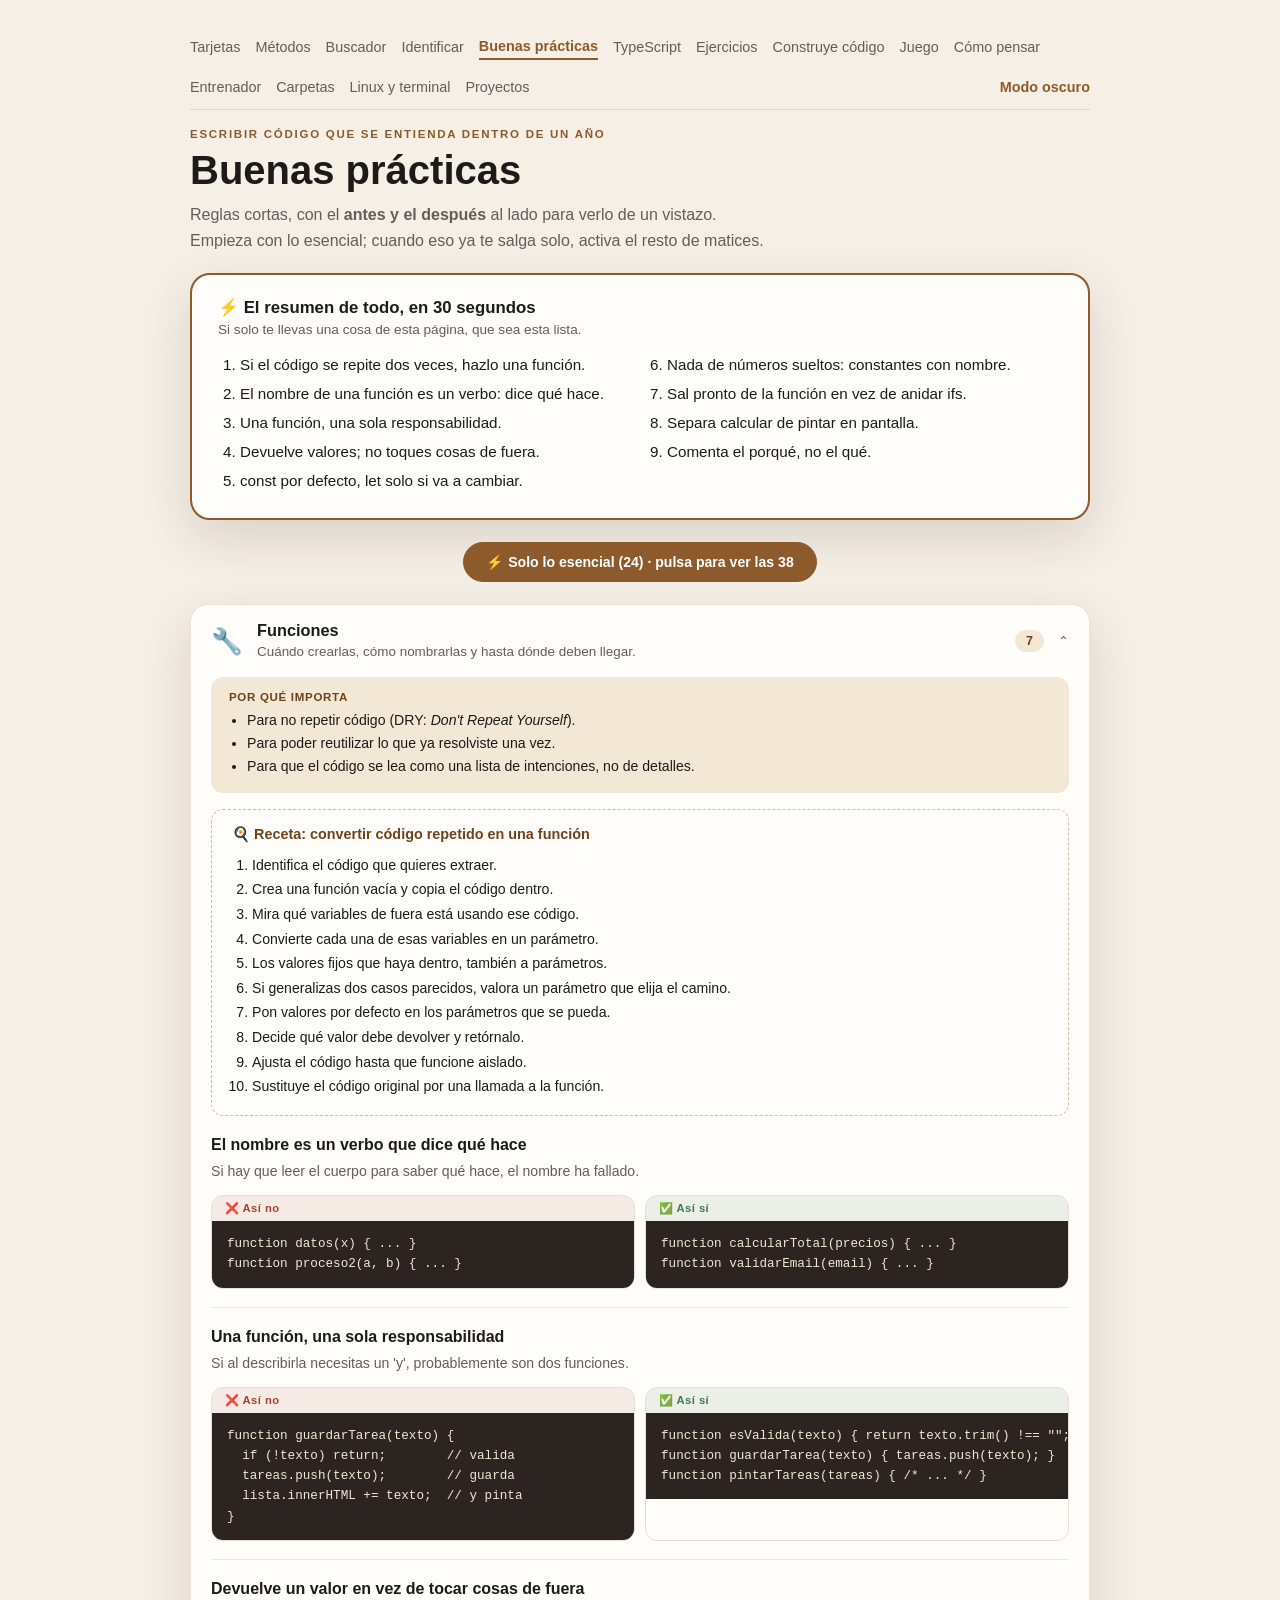
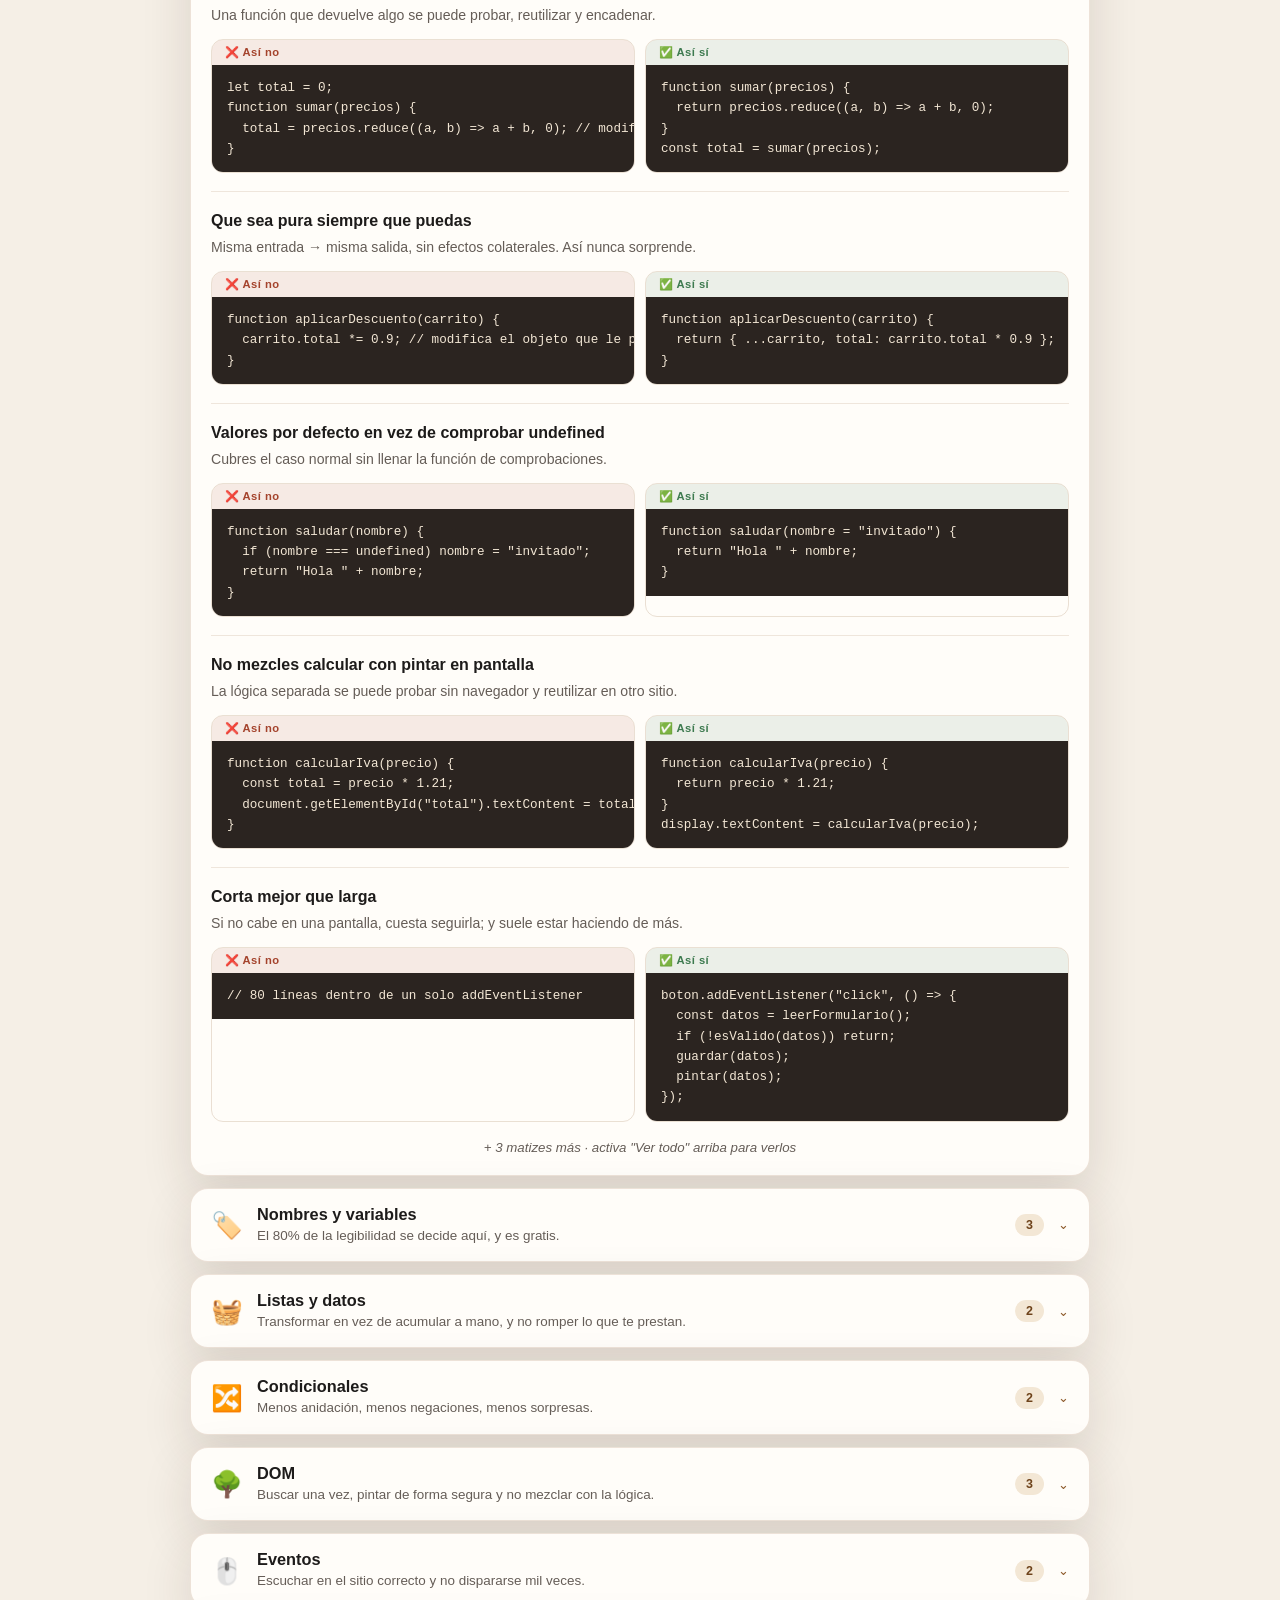
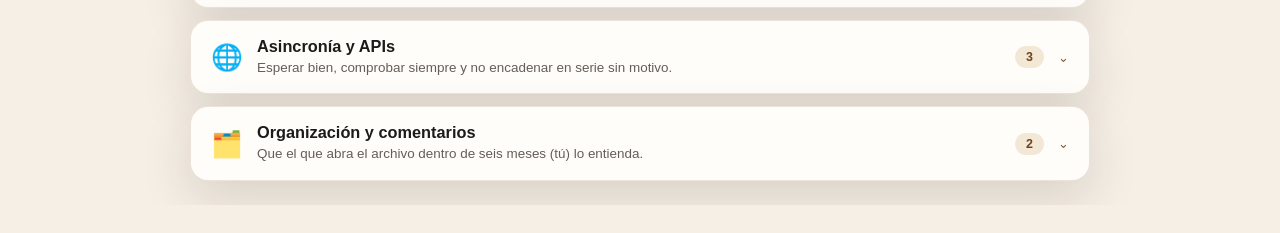
<file: practicas.html>
<!doctype html>
<html lang="es">
  <head>
    <meta charset="UTF-8" />
    <meta name="viewport" content="width=device-width, initial-scale=1.0" />
    <title>Buenas prácticas</title>
    <link rel="stylesheet" href="css/practicas.css" />
    <link rel="stylesheet" href="css/nav.css" />
    <!-- Retomar donde lo dejaste: va en el head para saltar antes de pintar -->
    <script src="js/sesion.js"></script>
  </head>
  <body>
    <div class="wrap">
      <nav class="sitenav" id="sitenav"></nav>

      <header class="topbar">
        <p class="eyebrow">Escribir código que se entienda dentro de un año</p>
        <h1>Buenas prácticas</h1>
        <p class="subtitle">
          Reglas cortas, con el <strong>antes y el después</strong> al lado
          para verlo de un vistazo. Empieza con lo esencial; cuando eso ya te
          salga solo, activa el resto de matices.
        </p>
      </header>

      <section class="checklist-box">
        <h2>⚡ El resumen de todo, en 30 segundos</h2>
        <p class="checklist-nota">
          Si solo te llevas una cosa de esta página, que sea esta lista.
        </p>
        <ol id="checklist"></ol>
      </section>

      <div class="filtro-fila">
        <button id="filtroBtn" type="button"></button>
      </div>

      <div class="temas" id="temas"></div>
    </div>

    <script src="js/nav.js"></script>

    <script src="js/theme.js"></script>
    <script src="js/practicas-data.js"></script>
    <script src="js/practicas.js"></script>
  </body>
</html>
</file>
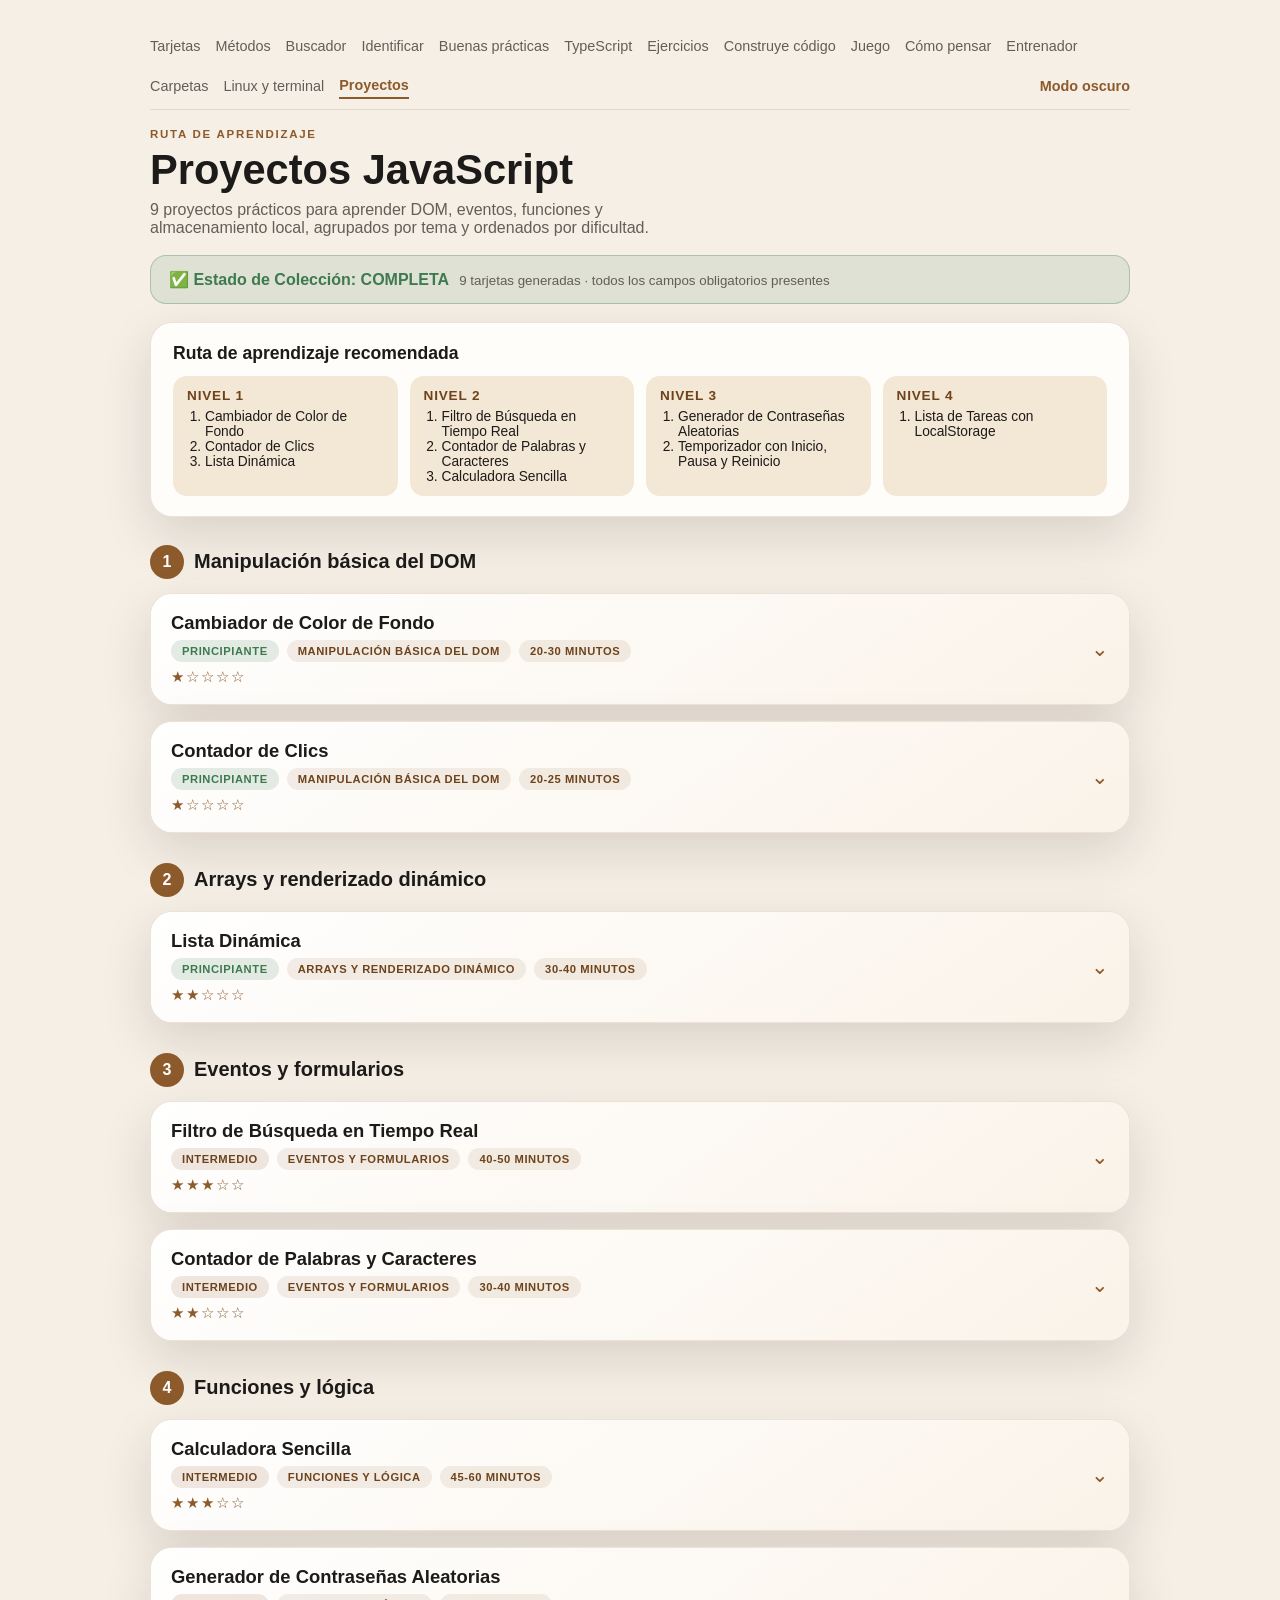
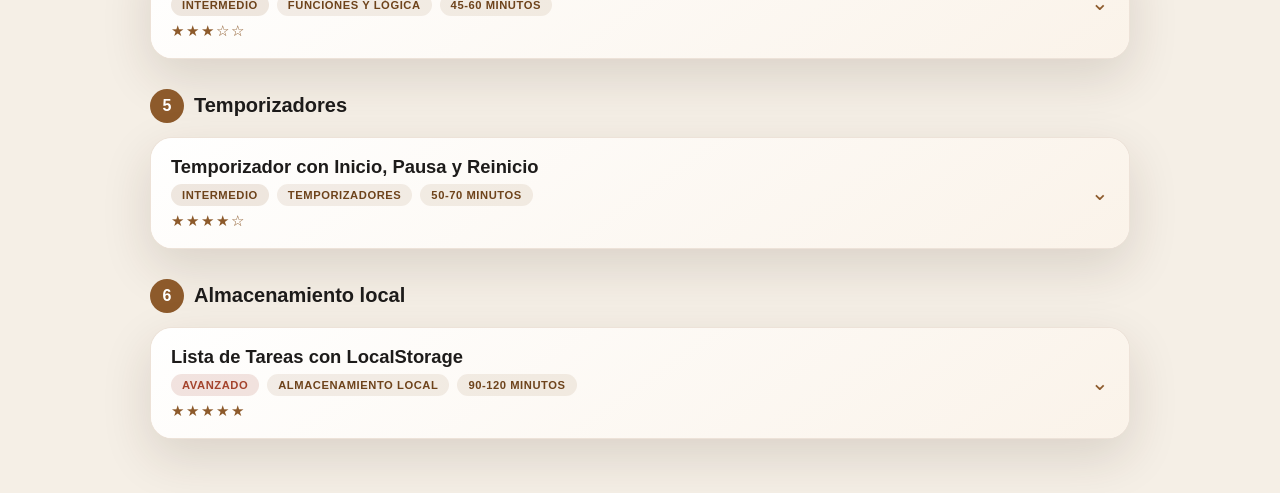
<file: proyectos.html>
<!doctype html>
<html lang="es">
  <head>
    <meta charset="UTF-8" />
    <meta name="viewport" content="width=device-width, initial-scale=1.0" />
    <title>Proyectos JavaScript</title>
    <link rel="stylesheet" href="css/proyectos.css" />
    <link rel="stylesheet" href="css/nav.css" />
    <!-- Retomar donde lo dejaste: va en el head para saltar antes de pintar -->
    <script src="js/sesion.js"></script>
  </head>
  <body>
    <div class="wrap">
      <nav class="sitenav" id="sitenav"></nav>
      <header class="topbar">
        <div>
          <p class="eyebrow">Ruta de aprendizaje</p>
          <h1>Proyectos JavaScript</h1>
          <p class="subtitle">
            9 proyectos prácticos para aprender DOM, eventos, funciones y
            almacenamiento local, agrupados por tema y ordenados por
            dificultad.
          </p>
        </div>
      </header>

      <div class="status-banner" id="statusBanner">
        ✅ Estado de Colección: COMPLETA
        <small id="statusDetail"></small>
      </div>

      <section class="path">
        <h2>Ruta de aprendizaje recomendada</h2>
        <div class="path-levels" id="pathLevels"></div>
      </section>

      <div id="themes"></div>
    </div>

    <script src="js/nav.js"></script>

    <script src="js/theme.js"></script>
    <script src="js/proyectos-data.js"></script>
    <script src="js/proyectos.js"></script>
  </body>
</html>
</file>
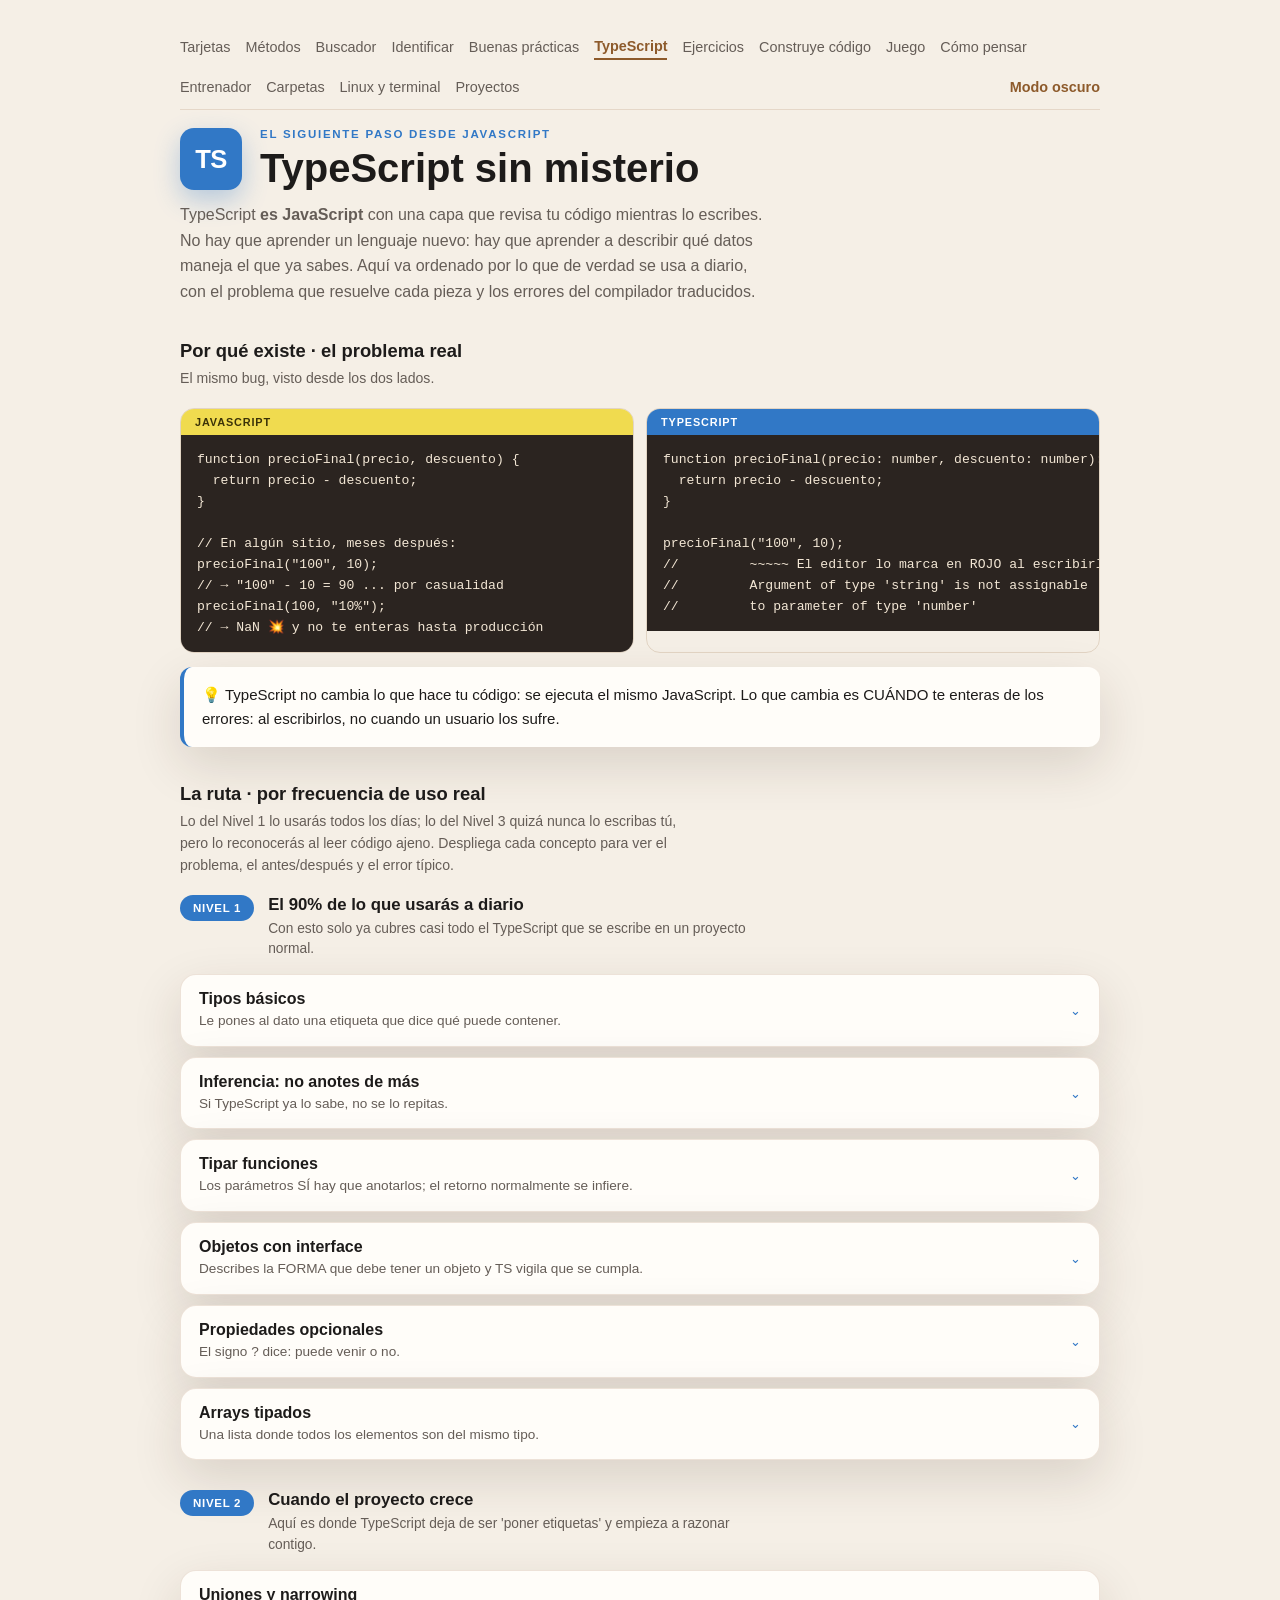
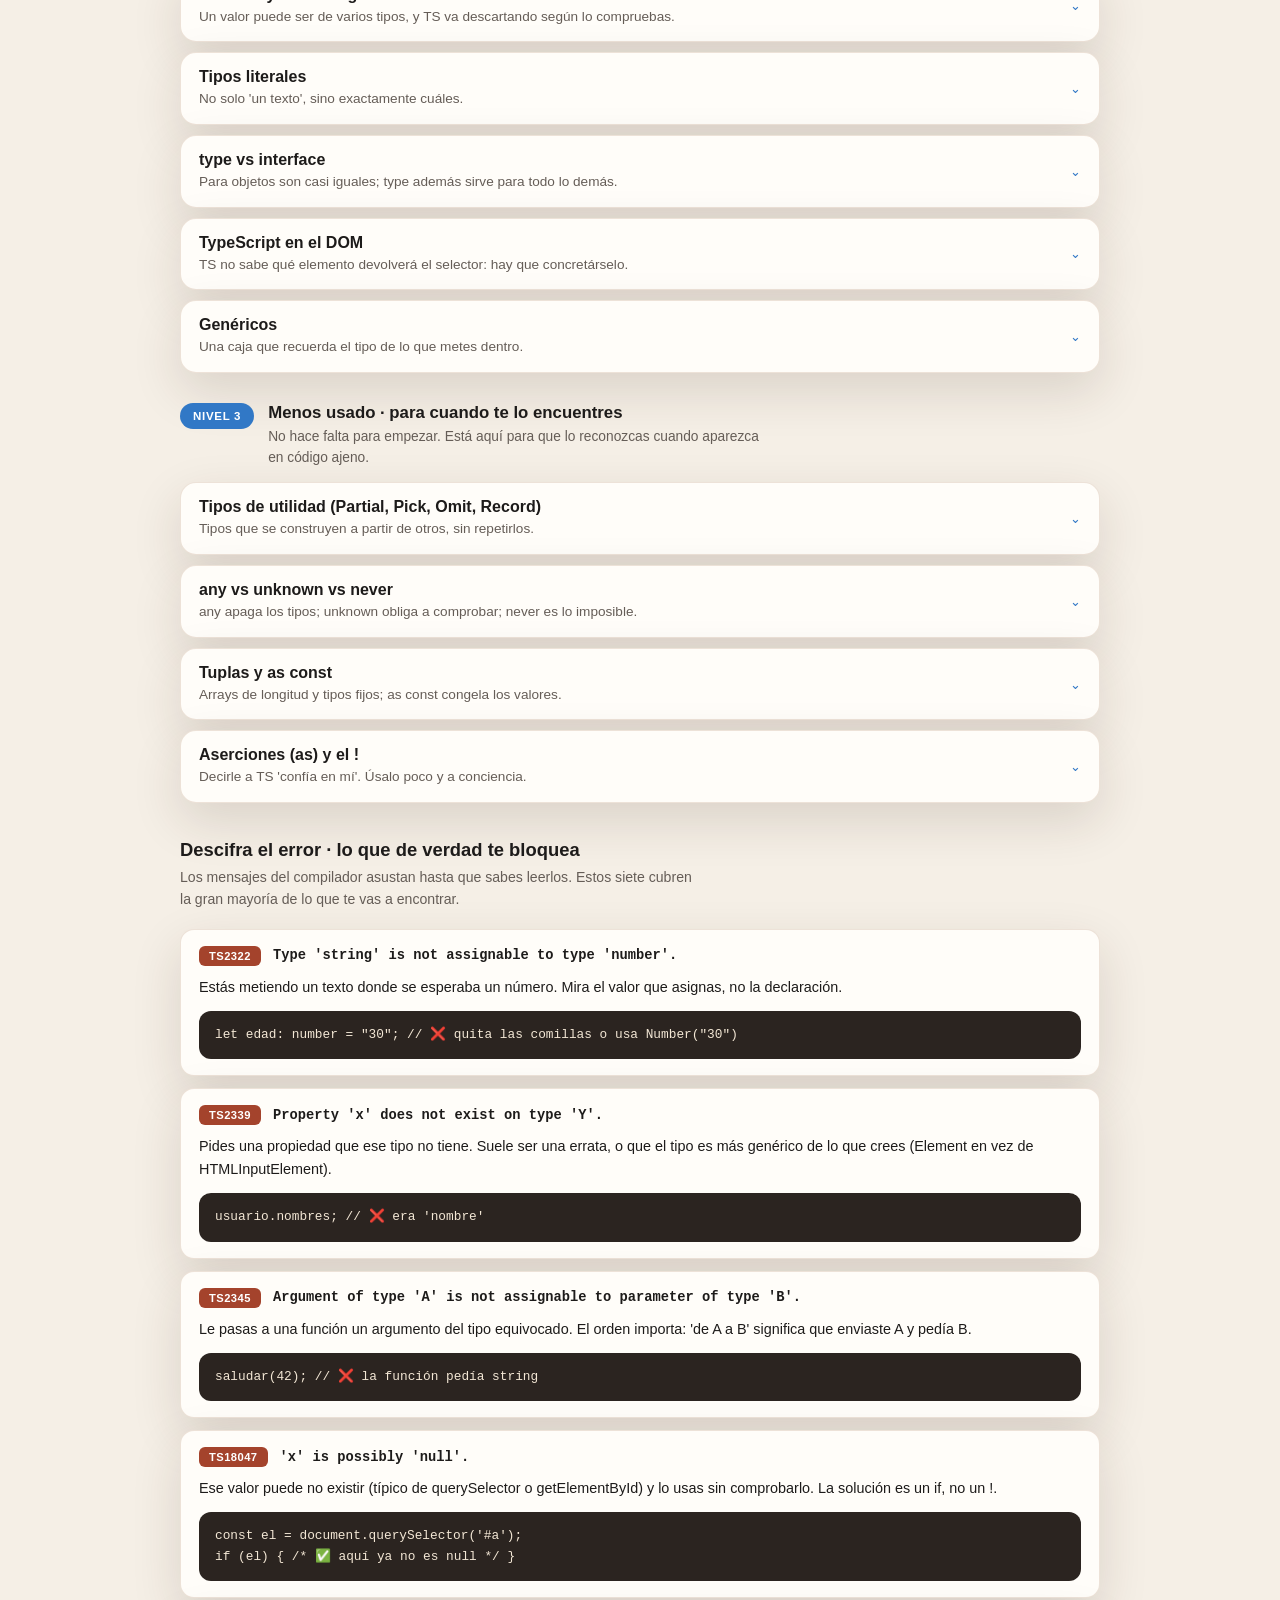
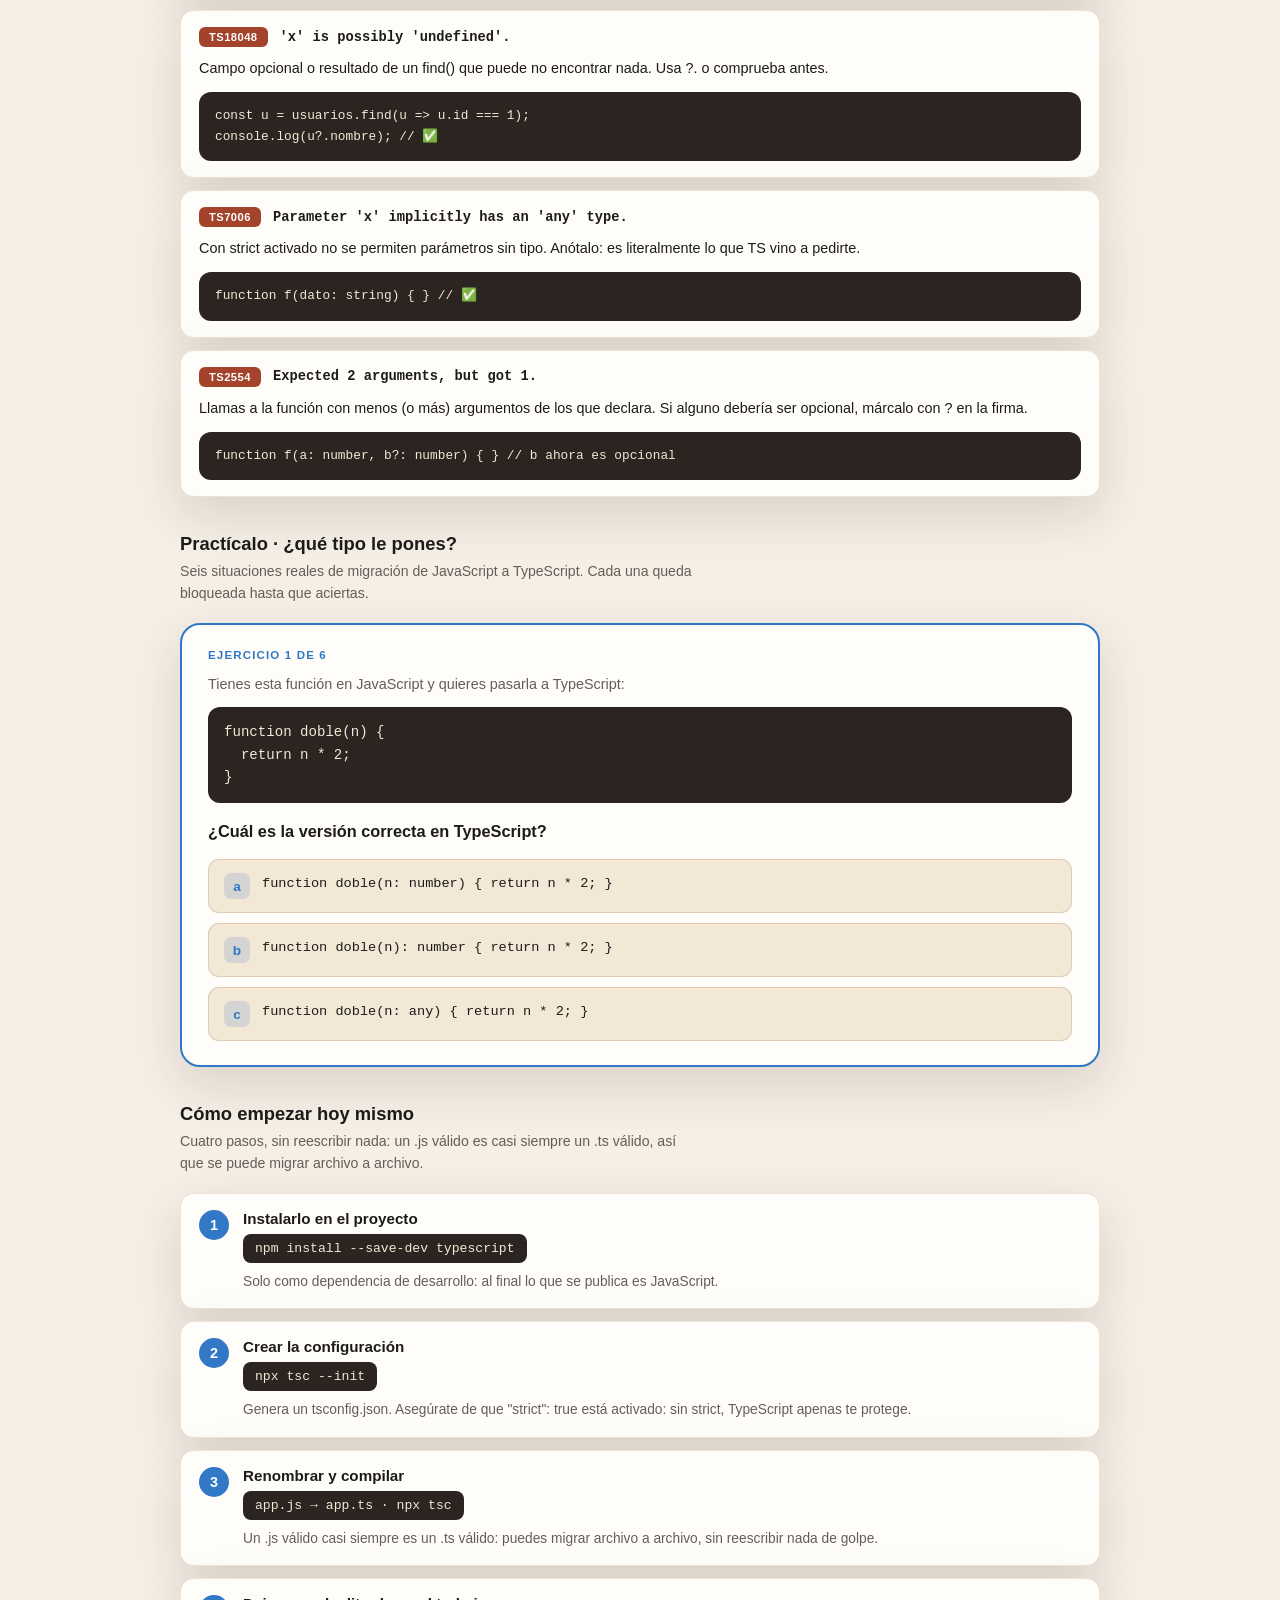
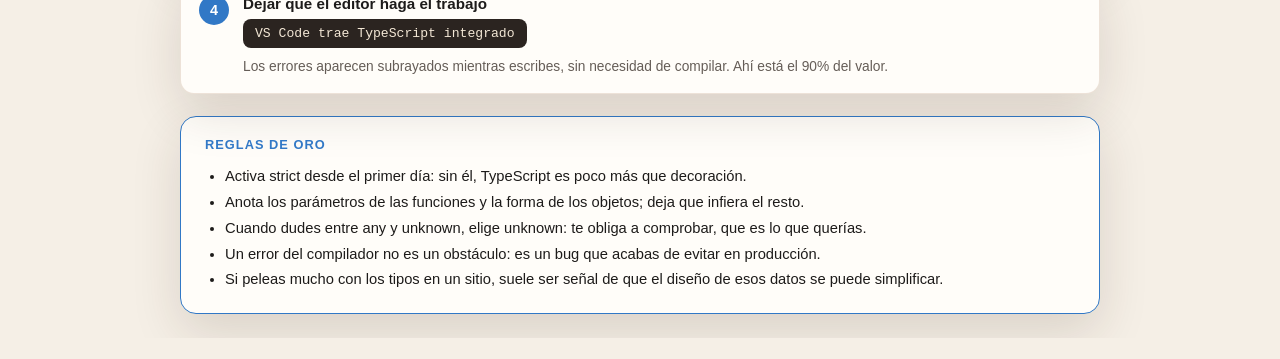
<file: typescript.html>
<!doctype html>
<html lang="es">
  <head>
    <meta charset="UTF-8" />
    <meta name="viewport" content="width=device-width, initial-scale=1.0" />
    <title>TypeScript — de JavaScript a tipos</title>
    <link rel="stylesheet" href="css/typescript.css" />
    <link rel="stylesheet" href="css/nav.css" />
    <!-- Retomar donde lo dejaste: va en el head para saltar antes de pintar -->
    <script src="js/sesion.js"></script>
  </head>
  <body>
    <div class="wrap">
      <nav class="sitenav" id="sitenav"></nav>

      <header class="topbar">
        <div class="ts-logo">TS</div>
        <div>
          <p class="eyebrow">El siguiente paso desde JavaScript</p>
          <h1>TypeScript sin misterio</h1>
        </div>
      </header>
      <p class="subtitle">
        TypeScript <strong>es JavaScript</strong> con una capa que revisa tu
        código mientras lo escribes. No hay que aprender un lenguaje nuevo:
        hay que aprender a describir qué datos maneja el que ya sabes. Aquí
        va ordenado por lo que de verdad se usa a diario, con el problema que
        resuelve cada pieza y los errores del compilador traducidos.
      </p>

      <h2 class="section-title">Por qué existe · el problema real</h2>
      <p class="section-note">
        El mismo bug, visto desde los dos lados.
      </p>
      <section id="porque"></section>

      <h2 class="section-title">La ruta · por frecuencia de uso real</h2>
      <p class="section-note">
        Lo del Nivel 1 lo usarás todos los días; lo del Nivel 3 quizá nunca
        lo escribas tú, pero lo reconocerás al leer código ajeno. Despliega
        cada concepto para ver el problema, el antes/después y el error
        típico.
      </p>
      <div id="niveles"></div>

      <h2 class="section-title">Descifra el error · lo que de verdad te bloquea</h2>
      <p class="section-note">
        Los mensajes del compilador asustan hasta que sabes leerlos. Estos
        siete cubren la gran mayoría de lo que te vas a encontrar.
      </p>
      <div class="errores" id="errores"></div>

      <h2 class="section-title">Practícalo · ¿qué tipo le pones?</h2>
      <p class="section-note">
        Seis situaciones reales de migración de JavaScript a TypeScript.
        Cada una queda bloqueada hasta que aciertas.
      </p>
      <section class="reto" id="reto"></section>

      <h2 class="section-title">Cómo empezar hoy mismo</h2>
      <p class="section-note">
        Cuatro pasos, sin reescribir nada: un .js válido es casi siempre un
        .ts válido, así que se puede migrar archivo a archivo.
      </p>
      <div class="pasos" id="empezar"></div>

      <div class="reglas-oro">
        <h3>Reglas de oro</h3>
        <ul id="reglasOro"></ul>
      </div>
    </div>

    <script src="js/nav.js"></script>

    <script src="js/theme.js"></script>
    <script src="js/typescript-data.js"></script>
    <script src="js/typescript.js"></script>
  </body>
</html>
</file>
<file: css/index.css>
:root {
  --bg: #f5efe6;
  --panel: #fffdf9;
  --panel-alt: #f3e7d5;
  --ink: #1d1b1a;
  --muted: #655d57;
  --primary: #8d5a2b;
  --primary-dark: #6e431b;
  --accent: #d7b98a;
  --success: #3d7a4f;
  --shadow: 0 18px 50px rgba(56, 35, 18, 0.14);
  /* Superficies: se redefinen en oscuro para no dejar texto claro sobre fondo claro */
  --superficie-app: rgba(255, 255, 255, 0.38);
  --superficie-pastilla: rgba(255, 255, 255, 0.55);
  --btn-secundario-bg: #efe3d1;
  --btn-secundario-ink: var(--primary-dark);
  --cara-frente: linear-gradient(
    145deg,
    rgba(255, 255, 255, 0.9),
    rgba(250, 242, 232, 0.92)
  );
  --cara-dorso: linear-gradient(
    145deg,
    rgba(255, 250, 245, 1),
    rgba(240, 226, 205, 0.96)
  );
  --borde-suave: rgba(141, 90, 43, 0.2);
}

:root[data-theme="dark"] {
  --bg: #1c1a17;
  --panel: #262320;
  --panel-alt: #2c2925;
  --ink: #f2ede4;
  --muted: #b3ab9d;
  --primary: #e08c46;
  --primary-dark: #f0a868;
  --accent: #4a3c2c;
  --success: #6bbf82;
  --shadow: 0 18px 50px rgba(0, 0, 0, 0.4);
  --superficie-app: rgba(255, 255, 255, 0.04);
  --superficie-pastilla: rgba(255, 255, 255, 0.07);
  --btn-secundario-bg: #3a352f;
  --btn-secundario-ink: #f0d9bd;
  --cara-frente: linear-gradient(145deg, #33302b, #2a2723);
  --cara-dorso: linear-gradient(145deg, #3a352e, #2f2b26);
  --borde-suave: rgba(224, 140, 70, 0.28);
}

* {
  box-sizing: border-box;
}

html,
body {
  margin: 0;
  min-height: 100%;
  font-family: Arial, Helvetica, sans-serif;
  background: var(--bg);
  color: var(--ink);
  transition:
    background 0.2s ease,
    color 0.2s ease;
}

.sitenav {
  width: min(760px, 100%);
  margin: 0 auto 14px;
  display: flex;
  align-items: center;
  justify-content: space-between;
  padding: 0 4px;
  font-size: 0.92rem;
}

.sitenav .nav-links {
  display: flex;
  align-items: center;
  gap: 20px;
  flex-wrap: wrap;
}

.sitenav a,
.sitenav button {
  font-family: inherit;
  font-size: inherit;
  color: var(--muted);
  text-decoration: none;
  background: none;
  border: none;
  cursor: pointer;
  padding: 4px 0;
}

.sitenav a.active {
  color: var(--primary);
  border-bottom: 2px solid var(--primary);
  font-weight: 700;
}

.sitenav button#themeToggle {
  color: var(--primary);
  font-weight: 700;
}

body {
  min-height: 100vh;
  display: grid;
  place-items: start center; /* start en vertical: permite que la barra quede fija */
  padding: 24px;
}

.app {
  width: min(760px, 100%);
  background: var(--superficie-app);
  backdrop-filter: blur(6px);
  border: 1px solid var(--borde-suave);
  border-radius: 28px;
  box-shadow: var(--shadow);
  padding: 28px;
}

.topbar {
  display: flex;
  align-items: center;
  justify-content: space-between;
  gap: 16px;
  margin-bottom: 18px;
}

.eyebrow {
  margin: 0 0 8px;
  text-transform: uppercase;
  letter-spacing: 0.15em;
  color: var(--primary);
  font-size: 0.72rem;
  font-weight: 700;
}

h1 {
  margin: 0;
  font-size: clamp(2rem, 4vw, 2.8rem);
  line-height: 1.08;
  color: var(--ink);
}

.btn {
  border: none;
  border-radius: 999px;
  padding: 12px 18px;
  font-size: 0.98rem;
  font-weight: 700;
  cursor: pointer;
  transition:
    transform 0.18s ease,
    box-shadow 0.18s ease,
    background 0.18s ease;
}

.btn:hover {
  transform: translateY(-1px);
}

.btn:active {
  transform: translateY(0);
}

.btn.primary {
  background: var(--primary);
  color: white;
  box-shadow: 0 10px 20px rgba(141, 90, 43, 0.2);
}

.btn.secondary {
  background: var(--btn-secundario-bg);
  color: var(--btn-secundario-ink);
}

.btn.ghost {
  background: transparent;
  border: 1px solid rgba(141, 90, 43, 0.3);
  color: var(--primary-dark);
}

.lang-filters {
  display: flex;
  gap: 8px;
  flex-wrap: wrap;
  margin-bottom: 4px;
}

.lang-pill {
  border: 1px solid var(--borde-suave);
  background: var(--superficie-pastilla);
  color: var(--muted);
  padding: 8px 14px;
  border-radius: 999px;
  font-size: 0.85rem;
  font-weight: 700;
  cursor: pointer;
  font-family: inherit;
}

.lang-pill.active {
  border-color: var(--primary);
  color: white;
  background: var(--primary);
}

.stats {
  display: flex;
  justify-content: space-between;
  align-items: center;
  margin: 18px 4px 20px;
  gap: 14px;
  color: var(--muted);
  font-weight: 700;
}

.counter {
  display: inline-flex;
  align-items: center;
  gap: 8px;
  background: var(--superficie-pastilla);
  padding: 10px 14px;
  border-radius: 999px;
  border: 1px solid var(--borde-suave);
}

.progress {
  font-size: 0.92rem;
  letter-spacing: 0.03em;
}

.card {
  height: 340px;
  perspective: 1200px;
  margin: 10px 0 20px;
  border-radius: 26px;
  cursor: pointer;
  user-select: none;
}

.card-inner {
  position: relative;
  width: 100%;
  height: 100%;
  transition: transform 0.7s ease;
  transform-style: preserve-3d;
}

.card.flipped .card-inner {
  transform: rotateY(180deg);
}

.card-face {
  position: absolute;
  inset: 0;
  display: flex;
  flex-direction: column;
  justify-content: space-between;
  padding: 24px 22px 20px;
  border-radius: 26px;
  backface-visibility: hidden;
  background: var(--cara-frente);
  border: 1px solid var(--borde-suave);
  box-shadow: 0 12px 30px rgba(72, 44, 22, 0.12);
}

.card-back {
  transform: rotateY(180deg);
  background: var(--cara-dorso);
}

.tag {
  display: inline-flex;
  align-self: flex-start;
  padding: 7px 12px;
  border-radius: 999px;
  font-size: 0.72rem;
  font-weight: 800;
  letter-spacing: 0.08em;
  text-transform: uppercase;
  background: rgba(141, 90, 43, 0.1);
  color: var(--primary-dark);
}

.tag.alt {
  background: rgba(61, 122, 79, 0.12);
  color: var(--success);
}

.card p {
  margin: 0;
  font-size: clamp(1.1rem, 2vw, 1.7rem);
  line-height: 1.5;
  text-wrap: balance;
}

.controls,
.meta {
  display: flex;
  align-items: center;
  justify-content: center;
  gap: 12px;
  flex-wrap: wrap;
}

.meta {
  justify-content: space-between;
  margin-top: 18px;
  padding-top: 14px;
  border-top: 1px solid rgba(141, 90, 43, 0.14);
}

.learned {
  color: var(--success);
  font-weight: 700;
}

.deck-wrap {
  width: min(760px, 100%);
  margin: 0 0 40px;
}

.deck-title {
  font-size: 1rem;
  color: var(--primary-dark);
  margin: 26px 0 12px;
}

.deck-title a {
  color: inherit;
}

.mini-grid {
  display: grid;
  grid-template-columns: repeat(auto-fill, minmax(200px, 1fr));
  gap: 10px;
}

.mini-card {
  text-align: left;
  border: 1px solid rgba(141, 90, 43, 0.18);
  background: var(--panel);
  border-radius: 14px;
  padding: 12px 14px;
  cursor: pointer;
  font-family: inherit;
  font-size: 0.85rem;
  color: var(--ink);
  display: flex;
  align-items: flex-start;
  justify-content: space-between;
  gap: 8px;
  line-height: 1.4;
}

.mini-card:hover {
  border-color: var(--primary);
}

.mini-card.active {
  border-color: var(--primary);
  background: var(--panel-alt);
}

.mini-card .mini-check {
  color: var(--success);
  font-weight: 800;
  flex-shrink: 0;
}

@media (max-width: 640px) {
  .app {
    padding: 20px 16px;
  }
  .topbar {
    align-items: flex-start;
    flex-direction: column;
  }
  .controls {
    justify-content: stretch;
  }
  .controls .btn {
    flex: 1;
  }
  .meta {
    justify-content: center;
  }
  .card {
    height: 300px;
  }
}
</file>
<file: css/nav.css>
/* Navegación compartida y responsive.
   Usa las variables de tema que ya define cada página (--primary, --panel...),
   con valores de reserva por si alguna no las tiene. */

.sitenav,
nav.topnav {
  position: sticky;
  top: 0;
  z-index: 50;
  display: flex;
  align-items: center;
  gap: 12px;
  flex-wrap: wrap;
  margin: 0 auto 18px;
  padding: 10px 0;
  font-size: 0.9rem;
  background: var(--bg, #f5efe6);
}

.nav-marca {
  display: none;
  align-items: center;
  gap: 9px;
  text-decoration: none;
  color: var(--ink, #1d1b1a);
  font-size: 0.98rem;
  flex: 1;
  min-width: 0;
}

.nav-marca-icono {
  font-size: 1.3rem;
}

.nav-marca-texto b {
  color: var(--primary, #8d5a2b);
}

/* Botón hamburguesa: solo en pantallas pequeñas */
.nav-burger {
  display: none;
  flex-direction: column;
  justify-content: center;
  gap: 5px;
  width: 44px;
  height: 44px;
  padding: 0 10px;
  border: 1px solid var(--primary, #8d5a2b);
  border-radius: 12px;
  background: transparent;
  cursor: pointer;
  flex-shrink: 0;
}

.nav-burger span {
  display: block;
  height: 2px;
  width: 100%;
  border-radius: 2px;
  background: var(--primary, #8d5a2b);
  transition: transform 0.25s ease, opacity 0.2s ease;
}

.sitenav.abierto .nav-burger span:nth-child(1) {
  transform: translateY(7px) rotate(45deg);
}

.sitenav.abierto .nav-burger span:nth-child(2) {
  opacity: 0;
}

.sitenav.abierto .nav-burger span:nth-child(3) {
  transform: translateY(-7px) rotate(-45deg);
}

.sitenav .nav-links,
nav.topnav .nav-links {
  display: flex;
  align-items: center;
  gap: 15px;
  flex-wrap: wrap;
  flex: 1;
}

.sitenav a,
.sitenav button,
nav.topnav .nav-links a,
nav.topnav .nav-links button {
  font-family: inherit;
  font-size: inherit;
  color: var(--muted, #655d57);
  text-decoration: none;
  background: none;
  border: none;
  cursor: pointer;
  padding: 4px 0;
}

.sitenav .nav-links a:hover {
  color: var(--primary, #8d5a2b);
}

.sitenav .nav-links a.active,
nav.topnav .nav-links a.active {
  color: var(--primary, #8d5a2b);
  border-bottom: 2px solid var(--primary, #8d5a2b);
  font-weight: 700;
}

.sitenav button#themeToggle {
  color: var(--primary, #8d5a2b);
  font-weight: 700;
  margin-left: auto;
  white-space: nowrap;
}

/* ---------- Móvil y tablet ---------- */
@media (max-width: 900px) {
  .sitenav,
  nav.topnav {
    padding: 10px 0;
    margin-bottom: 14px;
    border-bottom: 1px solid var(--borde-nav, rgba(141, 90, 43, 0.18));
    backdrop-filter: blur(8px);
  }

  .nav-marca {
    display: flex;
  }

  .nav-marca-texto {
    white-space: nowrap;
    overflow: hidden;
    text-overflow: ellipsis;
  }

  .nav-burger {
    display: flex;
  }

  /* El menú pasa a ser un panel desplegable */
  .sitenav .nav-links,
  nav.topnav .nav-links {
    display: none;
    flex-direction: column;
    align-items: stretch;
    gap: 0;
    width: 100%;
    order: 3;
    margin-top: 8px;
    background: var(--panel, #fffdf9);
    border: 1px solid var(--borde-nav, rgba(141, 90, 43, 0.18));
    border-radius: 16px;
    padding: 6px;
    box-shadow: 0 18px 40px rgba(0, 0, 0, 0.22);
    max-height: 70vh;
    overflow-y: auto;
  }

  .sitenav.abierto .nav-links,
  nav.topnav.abierto .nav-links {
    display: flex;
  }

  .sitenav .nav-links a,
  nav.topnav .nav-links a {
    padding: 13px 14px;
    border-radius: 10px;
    font-size: 1rem;
  }

  .sitenav .nav-links a.active,
  nav.topnav .nav-links a.active {
    border-bottom: none;
    background: var(--primary, #8d5a2b);
    color: #fff;
  }

  .sitenav button#themeToggle {
    margin: 6px 0 2px;
    padding: 13px 14px;
    text-align: left;
    border-top: 1px solid var(--borde-nav, rgba(141, 90, 43, 0.18));
    border-radius: 0;
  }

  /* El título de la página no debe competir con la barra */
  .site-title {
    display: none;
  }
}

@media (max-width: 420px) {
  .nav-marca-texto b {
    display: none;
  }
}

/* ---------- Ajustes globales de móvil ----------
   nav.css se carga en todas las páginas, así que los retoques comunes
   de pantalla pequeña viven aquí en un solo sitio. */
@media (max-width: 600px) {
  body {
    padding: 12px !important;
  }

  h1 {
    font-size: clamp(1.5rem, 6vw, 2rem);
  }

  /* Nada debe forzar scroll horizontal en el móvil */
  pre {
    white-space: pre-wrap;
    word-break: break-word;
  }
}
</file>
<file: css/buscar.css>
:root {
  --bg: #f5efe6;
  --panel: #fffdf9;
  --panel-alt: #f3e7d5;
  --ink: #1d1b1a;
  --muted: #655d57;
  --primary: #8d5a2b;
  --primary-dark: #6e431b;
  --accent: #d7b98a;
  --success: #3d7a4f;
  --success-soft: rgba(61, 122, 79, 0.12);
  --shadow: 0 18px 50px rgba(56, 35, 18, 0.14);
}

:root[data-theme="dark"] {
  --bg: #1c1a17;
  --panel: #262320;
  --panel-alt: #2c2925;
  --ink: #f2ede4;
  --muted: #b3ab9d;
  --primary: #e08c46;
  --primary-dark: #f0a868;
  --accent: #4a3c2c;
  --success: #6bbf82;
  --success-soft: rgba(107, 191, 130, 0.14);
  --shadow: 0 18px 50px rgba(0, 0, 0, 0.4);
}

* {
  box-sizing: border-box;
}

html,
body {
  margin: 0;
  min-height: 100%;
  font-family: Arial, Helvetica, sans-serif;
  background: var(--bg);
  color: var(--ink);
  transition:
    background 0.2s ease,
    color 0.2s ease;
}

body {
  min-height: 100vh;
  padding: 24px;
}

.wrap {
  width: min(880px, 100%);
  margin: 0 auto;
}

.sitenav {
  display: flex;
  align-items: center;
  justify-content: space-between;
  padding-bottom: 14px;
  border-bottom: 1px solid rgba(141, 90, 43, 0.16);
  margin-bottom: 18px;
  font-size: 0.92rem;
  flex-wrap: wrap;
  gap: 10px;
}

.sitenav .nav-links {
  display: flex;
  align-items: center;
  gap: 16px;
  flex-wrap: wrap;
}

.sitenav a,
.sitenav button {
  font-family: inherit;
  font-size: inherit;
  color: var(--muted);
  text-decoration: none;
  background: none;
  border: none;
  cursor: pointer;
  padding: 4px 0;
}

.sitenav a.active {
  color: var(--primary);
  border-bottom: 2px solid var(--primary);
  font-weight: 700;
}

.sitenav button#themeToggle {
  color: var(--primary);
  font-weight: 700;
}

/* ---------- Cabecera ---------- */
.topbar {
  margin-bottom: 18px;
}

.eyebrow {
  margin: 0 0 8px;
  text-transform: uppercase;
  letter-spacing: 0.15em;
  color: var(--primary);
  font-size: 0.72rem;
  font-weight: 700;
}

h1 {
  margin: 0;
  font-size: clamp(1.8rem, 4vw, 2.5rem);
  line-height: 1.1;
}

.subtitle {
  margin: 8px 0 0;
  color: var(--muted);
  max-width: 64ch;
  line-height: 1.55;
}

/* ---------- Caja de búsqueda ---------- */
.search-box {
  position: relative;
  margin: 22px 0 14px;
}

.search-box input {
  width: 100%;
  font-family: inherit;
  font-size: 1.15rem;
  color: var(--ink);
  background: var(--panel);
  border: 2px solid rgba(141, 90, 43, 0.25);
  border-radius: 999px;
  padding: 18px 120px 18px 54px;
  box-shadow: var(--shadow);
  transition:
    border-color 0.2s ease,
    box-shadow 0.2s ease;
}

.search-box input:focus {
  outline: none;
  border-color: var(--primary);
  box-shadow: 0 0 0 4px rgba(141, 90, 43, 0.12);
}

.search-box input::placeholder {
  color: var(--muted);
  opacity: 0.75;
}

.search-icon {
  position: absolute;
  left: 20px;
  top: 50%;
  transform: translateY(-50%);
  font-size: 1.3rem;
  pointer-events: none;
}

.limpiar-btn {
  position: absolute;
  right: 12px;
  top: 50%;
  transform: translateY(-50%);
  border: none;
  background: var(--panel-alt);
  color: var(--primary-dark);
  font-family: inherit;
  font-weight: 700;
  font-size: 0.85rem;
  padding: 9px 16px;
  border-radius: 999px;
  cursor: pointer;
}

.limpiar-btn:hover {
  background: var(--primary);
  color: #fff;
}

/* ---------- Chips de ejemplo ---------- */
.chips {
  display: flex;
  flex-wrap: wrap;
  gap: 8px;
  margin-bottom: 26px;
}

.chip {
  border: 1px dashed rgba(141, 90, 43, 0.4);
  background: transparent;
  color: var(--muted);
  font-family: inherit;
  font-size: 0.84rem;
  padding: 8px 14px;
  border-radius: 999px;
  cursor: pointer;
  transition:
    background 0.18s ease,
    color 0.18s ease,
    border-color 0.18s ease;
}

.chip:hover {
  background: var(--primary);
  border-color: var(--primary);
  color: #fff;
}

/* ---------- Portada (qué contiene) ---------- */
.portada {
  background: var(--panel);
  border: 1px solid rgba(141, 90, 43, 0.16);
  border-radius: 22px;
  box-shadow: var(--shadow);
  padding: 24px 26px;
}

.portada-titulo {
  margin: 0 0 8px;
  font-size: 1.15rem;
}

.portada-sub {
  margin: 0 0 20px;
  color: var(--muted);
  line-height: 1.6;
  max-width: 62ch;
}

.portada-hint {
  margin: 0 0 14px;
  font-size: 0.86rem;
  font-weight: 700;
  color: var(--primary-dark);
}

.portada-grid {
  display: grid;
  grid-template-columns: repeat(auto-fill, minmax(200px, 1fr));
  gap: 10px;
}

.portada-cat {
  display: flex;
  align-items: center;
  justify-content: space-between;
  gap: 10px;
  flex-wrap: wrap;
  width: 100%;
  text-align: left;
  font-family: inherit;
  color: var(--ink);
  background: var(--panel-alt);
  border: 2px solid rgba(141, 90, 43, 0.3);
  border-bottom-width: 3px;
  border-radius: 12px;
  padding: 12px 14px;
  cursor: pointer;
  transition:
    border-color 0.18s ease,
    background 0.18s ease,
    transform 0.12s ease,
    box-shadow 0.18s ease;
}

.portada-cat:hover,
.portada-cat:focus-visible {
  border-color: var(--primary);
  transform: translateY(-2px);
  box-shadow: 0 8px 20px rgba(56, 35, 18, 0.16);
  outline: none;
}

/* Al pulsar se hunde, como un botón físico */
.portada-cat:active {
  transform: translateY(1px);
  border-bottom-width: 2px;
  box-shadow: none;
}

.portada-cat-texto {
  min-width: 0;
}

.portada-cat-ir {
  flex-shrink: 0;
  background: rgba(141, 90, 43, 0.14);
  color: var(--primary-dark);
  font-size: 0.7rem;
  font-weight: 800;
  letter-spacing: 0.04em;
  text-transform: uppercase;
  padding: 6px 11px;
  border-radius: 999px;
  transition:
    background 0.18s ease,
    color 0.18s ease;
}

.portada-cat:hover .portada-cat-ir,
.portada-cat:focus-visible .portada-cat-ir {
  background: var(--primary);
  color: #fff;
}

.portada-cat-nombre {
  display: block;
  font-weight: 800;
  font-size: 0.92rem;
  margin-bottom: 3px;
}

.portada-cat-num {
  display: block;
  font-size: 0.78rem;
  color: var(--muted);
}

/* ---------- Resultados ---------- */
.contador-resultados {
  color: var(--muted);
  font-size: 0.9rem;
  margin: 0 0 14px;
}

.tambien {
  margin: 26px 0 12px;
  font-size: 0.75rem;
  text-transform: uppercase;
  letter-spacing: 0.1em;
  font-weight: 800;
  color: var(--muted);
}

.resultado {
  background: var(--panel);
  border: 1px solid rgba(141, 90, 43, 0.16);
  border-radius: 18px;
  box-shadow: var(--shadow);
  padding: 20px 22px;
  margin-bottom: 12px;
  animation: aparecer 0.28s ease;
}

@keyframes aparecer {
  from {
    opacity: 0;
    transform: translateY(8px);
  }
  to {
    opacity: 1;
    transform: none;
  }
}

.resultado.principal {
  border: 2px solid var(--success);
  box-shadow: 0 0 0 4px var(--success-soft), var(--shadow);
}

.veredicto {
  margin: 0 0 12px;
  font-size: 0.75rem;
  font-weight: 900;
  letter-spacing: 0.08em;
  text-transform: uppercase;
  color: var(--success);
}

.res-cabecera {
  display: flex;
  align-items: flex-start;
  justify-content: space-between;
  gap: 12px;
  margin-bottom: 14px;
  flex-wrap: wrap;
}

.res-intencion {
  margin: 0;
  font-size: 1.08rem;
  font-weight: 800;
  line-height: 1.4;
  flex: 1;
  min-width: 200px;
}

.res-cat {
  flex-shrink: 0;
  font-family: inherit;
  border: none;
  cursor: pointer;
  transition:
    background 0.18s ease,
    color 0.18s ease;
  padding: 5px 12px;
  border-radius: 999px;
  font-size: 0.68rem;
  font-weight: 800;
  letter-spacing: 0.05em;
  text-transform: uppercase;
  background: rgba(141, 90, 43, 0.12);
  color: var(--primary-dark);
}

.res-cat:hover,
.res-cat:focus-visible {
  background: var(--primary);
  color: #fff;
  outline: none;
}

.res-herramientas {
  display: grid;
  gap: 8px;
  margin-bottom: 14px;
}

.herramienta {
  display: flex;
  align-items: center;
  gap: 12px;
  background: var(--panel-alt);
  border-left: 4px solid var(--primary);
  border-radius: 10px;
  padding: 11px 14px;
  flex-wrap: wrap;
}

.herramienta-lang {
  flex-shrink: 0;
  font-size: 0.68rem;
  font-weight: 800;
  text-transform: uppercase;
  letter-spacing: 0.05em;
  color: var(--primary-dark);
  min-width: 74px;
}

.herramienta-valor {
  font-family: "Courier New", Courier, monospace;
  font-size: 0.95rem;
  font-weight: 700;
  color: var(--ink);
  white-space: pre-wrap;
  word-break: break-word;
}

.res-que {
  margin: 0 0 14px;
  line-height: 1.6;
  font-size: 0.93rem;
  color: var(--ink);
}

.res-ejemplo {
  margin: 0;
  background: #2b2420;
  color: #f3e7d5;
  padding: 14px 16px;
  border-radius: 12px;
  overflow-x: auto;
  font-family: "Courier New", Courier, monospace;
  font-size: 0.85rem;
  line-height: 1.6;
  white-space: pre-wrap;
}

/* ---------- Sin resultados ---------- */
.sin-resultados {
  text-align: center;
  padding: 50px 20px;
  color: var(--muted);
}

.sin-emoji {
  font-size: 3rem;
  margin: 0 0 10px;
}

.sin-resultados h2 {
  color: var(--ink);
  margin: 0 0 10px;
  font-size: 1.2rem;
}

.sin-resultados p {
  margin: 0 auto;
  max-width: 46ch;
  line-height: 1.6;
}

/* ---------- Niveles: ejemplo junior y ejemplo senior ---------- */
.nivel {
  display: flex;
  align-items: center;
  gap: 8px;
  flex-wrap: wrap;
  margin: 0 0 7px;
  font-size: 0.68rem;
  font-weight: 800;
  letter-spacing: 0.06em;
  text-transform: uppercase;
}

.nivel + .res-ejemplo {
  margin-bottom: 0;
}

.nivel-etiqueta {
  padding: 4px 10px;
  border-radius: 999px;
}

.nivel-junior .nivel-etiqueta {
  background: rgba(141, 90, 43, 0.14);
  color: var(--primary-dark);
}

.nivel-senior .nivel-etiqueta {
  background: var(--success);
  color: #fff;
}

.nivel-pie {
  font-weight: 700;
  letter-spacing: normal;
  text-transform: none;
  color: var(--muted);
  font-size: 0.78rem;
}

.bloque-senior {
  margin-top: 16px;
  padding-top: 16px;
  border-top: 1px dashed rgba(141, 90, 43, 0.28);
}

.por-que {
  margin: 10px 0 0;
  font-size: 0.87rem;
  line-height: 1.55;
  color: var(--muted);
}

.por-que strong {
  color: var(--success);
}

/* ---------- Explorar una categoría ---------- */
.cat-cabecera {
  margin-bottom: 20px;
}

.volver-btn {
  border: 1px solid rgba(141, 90, 43, 0.28);
  background: var(--panel);
  color: var(--primary-dark);
  font-family: inherit;
  font-weight: 700;
  font-size: 0.84rem;
  padding: 9px 16px;
  border-radius: 999px;
  cursor: pointer;
  transition:
    background 0.18s ease,
    color 0.18s ease;
}

.volver-btn:hover {
  background: var(--primary);
  border-color: var(--primary);
  color: #fff;
}

.cat-titulo {
  margin: 14px 0 4px;
  font-size: clamp(1.4rem, 3vw, 1.9rem);
  line-height: 1.2;
}

.cat-resumen {
  margin: 0;
  color: var(--muted);
  font-size: 0.9rem;
}

.cat-seccion {
  margin: 26px 0 12px;
  font-size: 0.75rem;
  text-transform: uppercase;
  letter-spacing: 0.1em;
  font-weight: 800;
  color: var(--muted);
}

.cat-pie {
  margin-top: 26px;
}

/* Tarjeta compacta: van muchas seguidas dentro de una categoría */
.metodos-lista {
  display: grid;
  gap: 10px;
}

.metodo {
  background: var(--panel);
  border: 1px solid rgba(141, 90, 43, 0.16);
  border-left: 4px solid var(--primary);
  border-radius: 14px;
  padding: 14px 16px;
}

.metodo-cabecera {
  display: flex;
  align-items: center;
  justify-content: space-between;
  gap: 10px;
  flex-wrap: wrap;
  margin-bottom: 8px;
}

.metodo-nombre {
  font-family: "Courier New", Courier, monospace;
  font-size: 1rem;
  font-weight: 700;
  color: var(--ink);
  word-break: break-word;
}

.metodo-lang {
  flex-shrink: 0;
  font-size: 0.66rem;
  font-weight: 800;
  text-transform: uppercase;
  letter-spacing: 0.05em;
  color: var(--primary-dark);
}

.metodo-que {
  margin: 0 0 12px;
  line-height: 1.55;
  font-size: 0.9rem;
  color: var(--ink);
}

.metodo .res-ejemplo {
  font-size: 0.82rem;
}

@media (max-width: 600px) {
  .search-box input {
    font-size: 1rem;
    padding: 15px 96px 15px 46px;
  }
  .resultado {
    padding: 18px 16px;
  }
  .metodo {
    padding: 13px 14px;
  }
  .portada {
    padding: 20px 16px;
  }
}
</file>
<file: css/carpetas.css>
:root {
  --bg: #f5efe6;
  --panel: #fffdf9;
  --panel-alt: #f3e7d5;
  --ink: #1d1b1a;
  --muted: #655d57;
  --primary: #8d5a2b;
  --primary-dark: #6e431b;
  --accent: #d7b98a;
  --success: #3d7a4f;
  --success-soft: rgba(61, 122, 79, 0.12);
  --shadow: 0 18px 50px rgba(56, 35, 18, 0.14);
}

:root[data-theme="dark"] {
  --bg: #1c1a17;
  --panel: #262320;
  --panel-alt: #2c2925;
  --ink: #f2ede4;
  --muted: #b3ab9d;
  --primary: #e08c46;
  --primary-dark: #f0a868;
  --accent: #4a3c2c;
  --success: #6bbf82;
  --success-soft: rgba(107, 191, 130, 0.14);
  --shadow: 0 18px 50px rgba(0, 0, 0, 0.4);
}

* {
  box-sizing: border-box;
}

html,
body {
  margin: 0;
  min-height: 100%;
  font-family: Arial, Helvetica, sans-serif;
  background: var(--bg);
  color: var(--ink);
  transition:
    background 0.2s ease,
    color 0.2s ease;
}

body {
  min-height: 100vh;
  padding: 24px;
}

.wrap {
  width: min(880px, 100%);
  margin: 0 auto;
}

.sitenav {
  display: flex;
  align-items: center;
  justify-content: space-between;
  padding-bottom: 14px;
  border-bottom: 1px solid rgba(141, 90, 43, 0.16);
  margin-bottom: 18px;
  font-size: 0.92rem;
  flex-wrap: wrap;
  gap: 10px;
}

.sitenav .nav-links {
  display: flex;
  align-items: center;
  gap: 18px;
  flex-wrap: wrap;
}

.sitenav a,
.sitenav button {
  font-family: inherit;
  font-size: inherit;
  color: var(--muted);
  text-decoration: none;
  background: none;
  border: none;
  cursor: pointer;
  padding: 4px 0;
}

.sitenav a.active {
  color: var(--primary);
  border-bottom: 2px solid var(--primary);
  font-weight: 700;
}

.sitenav button#themeToggle {
  color: var(--primary);
  font-weight: 700;
}

.topbar {
  margin-bottom: 20px;
}

.eyebrow {
  margin: 0 0 8px;
  text-transform: uppercase;
  letter-spacing: 0.15em;
  color: var(--primary);
  font-size: 0.72rem;
  font-weight: 700;
}

h1 {
  margin: 0;
  font-size: clamp(1.8rem, 4vw, 2.5rem);
  line-height: 1.1;
}

.subtitle {
  margin: 8px 0 0;
  color: var(--muted);
  max-width: 64ch;
  line-height: 1.55;
}

.rules-panel {
  background: var(--panel);
  border: 1px solid rgba(141, 90, 43, 0.16);
  border-radius: 18px;
  box-shadow: var(--shadow);
  padding: 18px 20px;
  margin: 18px 0 30px;
}

.rules-panel h2 {
  margin: 0 0 10px;
  font-size: 1rem;
}

.rules-panel ul {
  margin: 0;
  padding-left: 20px;
  color: var(--ink);
  line-height: 1.6;
  font-size: 0.92rem;
}

h2.section-title {
  font-size: 1.15rem;
  margin: 32px 0 6px;
}

.section-note {
  color: var(--muted);
  font-size: 0.88rem;
  margin: 0 0 16px;
}

.structures {
  display: grid;
  gap: 16px;
}

.structure-card {
  min-width: 0;
  background: var(--panel);
  border: 1px solid rgba(141, 90, 43, 0.16);
  border-radius: 18px;
  box-shadow: var(--shadow);
  padding: 20px 22px;
}

.structure-header {
  display: flex;
  align-items: center;
  justify-content: space-between;
  gap: 10px;
  margin-bottom: 12px;
  flex-wrap: wrap;
}

.structure-header h3 {
  margin: 0;
  font-size: 1.05rem;
}

.freq-badge {
  padding: 4px 11px;
  border-radius: 999px;
  font-size: 0.68rem;
  font-weight: 800;
  text-transform: uppercase;
  letter-spacing: 0.05em;
  background: var(--success-soft);
  color: var(--success);
  white-space: nowrap;
}

pre.tree {
  background: #2b2420;
  color: #f3e7d5;
  padding: 14px 16px;
  border-radius: 14px;
  overflow-x: auto;
  font-size: 0.82rem;
  line-height: 1.55;
  margin: 0 0 12px;
  white-space: pre;
}

.structure-card p {
  margin: 0;
  color: var(--ink);
  line-height: 1.55;
  font-size: 0.92rem;
}

/* Sección secundaria: menos usada, plegada por defecto */
.secondary-accordion {
  background: var(--panel);
  border: 1px solid rgba(141, 90, 43, 0.16);
  border-radius: 16px;
  overflow: hidden;
  margin-bottom: 10px;
}

.secondary-summary {
  width: 100%;
  text-align: left;
  border: none;
  background: none;
  cursor: pointer;
  padding: 14px 16px;
  display: flex;
  align-items: center;
  justify-content: space-between;
  gap: 10px;
  font-family: inherit;
  font-size: 0.95rem;
  font-weight: 700;
  color: var(--muted);
}

.secondary-summary .chevron {
  color: var(--primary);
  transition: transform 0.2s ease;
  flex-shrink: 0;
}

.secondary-accordion.open .chevron {
  transform: rotate(180deg);
}

.secondary-body {
  display: none;
  padding: 0 16px 18px;
}

.secondary-accordion.open .secondary-body {
  display: block;
}

/* ---------- Instalación de herramientas ---------- */
h3.sub-title {
  font-size: 1.02rem;
  margin: 30px 0 6px;
}

.formas-grid {
  display: grid;
  grid-template-columns: repeat(auto-fit, minmax(260px, 1fr));
  gap: 12px;
  margin-bottom: 6px;
}

.forma-card {
  min-width: 0;
  background: var(--panel);
  border: 1px solid rgba(141, 90, 43, 0.16);
  border-radius: 16px;
  box-shadow: var(--shadow);
  padding: 16px 18px;
}

.forma-apodo {
  display: inline-block;
  font-size: 0.66rem;
  font-weight: 800;
  text-transform: uppercase;
  letter-spacing: 0.06em;
  color: var(--primary-dark);
  background: rgba(141, 90, 43, 0.12);
  padding: 4px 10px;
  border-radius: 999px;
  margin-bottom: 10px;
}

.forma-comando {
  display: block;
  font-family: "Courier New", Courier, monospace;
  font-weight: 700;
  font-size: 0.95rem;
  color: var(--ink);
  margin-bottom: 8px;
  word-break: break-word;
}

.forma-que {
  margin: 0 0 12px;
  color: var(--muted);
  line-height: 1.55;
  font-size: 0.88rem;
}

/* Bloque de consola: se distingue del árbol de carpetas por el prompt */
pre.consola {
  background: #2b2420;
  color: #f3e7d5;
  padding: 13px 15px;
  border-radius: 12px;
  overflow-x: auto;
  font-family: "Courier New", Courier, monospace;
  font-size: 0.81rem;
  line-height: 1.6;
  margin: 0;
  white-space: pre-wrap;
  word-break: break-word;
}

.tabla-wrap {
  overflow-x: auto;
  background: var(--panel);
  border: 1px solid rgba(141, 90, 43, 0.16);
  border-radius: 16px;
  box-shadow: var(--shadow);
  padding: 6px;
}

table.gestores {
  border-collapse: collapse;
  width: 100%;
  font-size: 0.82rem;
}

table.gestores th,
table.gestores td {
  text-align: left;
  padding: 9px 11px;
  border-bottom: 1px solid rgba(141, 90, 43, 0.14);
  white-space: nowrap;
}

table.gestores thead th {
  font-size: 0.7rem;
  text-transform: uppercase;
  letter-spacing: 0.06em;
  color: var(--primary-dark);
}

table.gestores tbody th {
  font-weight: 700;
  color: var(--ink);
  white-space: normal;
  min-width: 190px;
}

table.gestores code {
  font-family: "Courier New", Courier, monospace;
  color: var(--muted);
}

table.gestores tbody tr:last-child th,
table.gestores tbody tr:last-child td {
  border-bottom: none;
}

.herramienta-card {
  background: var(--panel);
  border: 1px solid rgba(141, 90, 43, 0.16);
  border-radius: 16px;
  box-shadow: var(--shadow);
  overflow: hidden;
  margin-bottom: 10px;
}

.herramienta-summary {
  width: 100%;
  text-align: left;
  border: none;
  background: none;
  cursor: pointer;
  padding: 16px 18px;
  display: flex;
  align-items: flex-start;
  justify-content: space-between;
  gap: 12px;
  font-family: inherit;
}

.herramienta-titulo {
  min-width: 0;
}

.herramienta-nombre {
  display: block;
  font-size: 1.02rem;
  font-weight: 800;
  color: var(--ink);
  margin-bottom: 4px;
}

.herramienta-para {
  display: block;
  font-size: 0.86rem;
  line-height: 1.5;
  color: var(--muted);
}

.herramienta-derecha {
  display: flex;
  align-items: center;
  gap: 10px;
  flex-shrink: 0;
}

.herramienta-summary .chevron {
  color: var(--primary);
  transition: transform 0.2s ease;
}

.herramienta-card.open .chevron {
  transform: rotate(180deg);
}

.herramienta-body {
  display: none;
  padding: 0 18px 18px;
}

.herramienta-card.open .herramienta-body {
  display: block;
}

.forma {
  border-top: 1px dashed rgba(141, 90, 43, 0.25);
  padding-top: 14px;
  margin-top: 14px;
}

.forma-titulo {
  margin: 0 0 8px;
  font-size: 0.75rem;
  font-weight: 800;
  text-transform: uppercase;
  letter-spacing: 0.07em;
  color: var(--primary-dark);
}

.forma-cuando {
  margin: 10px 0 0;
  font-size: 0.87rem;
  line-height: 1.55;
  color: var(--muted);
}

/* El título del árbol va suelto, sin .forma: necesita su propia separación */
.herramienta-body > .forma-titulo {
  border-top: 1px dashed rgba(141, 90, 43, 0.25);
  padding-top: 14px;
  margin-top: 16px;
}

.herramienta-body .tree {
  margin-top: 0;
  white-space: pre-wrap;
  word-break: break-word;
}

.ojo {
  margin: 16px 0 0;
  padding: 12px 14px;
  border-radius: 12px;
  background: var(--success-soft);
  border-left: 4px solid var(--success);
  font-size: 0.88rem;
  line-height: 1.55;
  color: var(--ink);
}

.ojo strong {
  color: var(--success);
}

@media (max-width: 600px) {
  .structure-card,
  .forma-card {
    padding: 16px 14px;
  }
  .herramienta-summary {
    padding: 14px;
  }
  .herramienta-body {
    padding: 0 14px 16px;
  }
  .herramienta-derecha {
    flex-direction: column-reverse;
    align-items: flex-end;
    gap: 6px;
  }
}
</file>
<file: css/constructor.css>
:root {
  --bg: #f5efe6;
  --panel: #fffdf9;
  --panel-alt: #f3e7d5;
  --ink: #1d1b1a;
  --muted: #655d57;
  --primary: #8d5a2b;
  --primary-dark: #6e431b;
  --accent: #d7b98a;
  --success: #3d7a4f;
  --success-soft: rgba(61, 122, 79, 0.12);
  --danger: #a4432c;
  --danger-soft: rgba(164, 67, 44, 0.12);
  --shadow: 0 18px 50px rgba(56, 35, 18, 0.14);
}

:root[data-theme="dark"] {
  --bg: #1c1a17;
  --panel: #262320;
  --panel-alt: #2c2925;
  --ink: #f2ede4;
  --muted: #b3ab9d;
  --primary: #e08c46;
  --primary-dark: #f0a868;
  --accent: #4a3c2c;
  --success: #6bbf82;
  --success-soft: rgba(107, 191, 130, 0.14);
  --danger: #e07a5f;
  --danger-soft: rgba(224, 122, 95, 0.14);
  --shadow: 0 18px 50px rgba(0, 0, 0, 0.4);
}

* {
  box-sizing: border-box;
}

html,
body {
  margin: 0;
  min-height: 100%;
  font-family: Arial, Helvetica, sans-serif;
  background: var(--bg);
  color: var(--ink);
  transition:
    background 0.2s ease,
    color 0.2s ease;
}

body {
  min-height: 100vh;
  padding: 24px;
}

.wrap {
  width: min(880px, 100%);
  margin: 0 auto;
}

.sitenav {
  display: flex;
  align-items: center;
  justify-content: space-between;
  padding-bottom: 14px;
  border-bottom: 1px solid rgba(141, 90, 43, 0.16);
  margin-bottom: 18px;
  font-size: 0.92rem;
  flex-wrap: wrap;
  gap: 10px;
}

.sitenav .nav-links {
  display: flex;
  align-items: center;
  gap: 16px;
  flex-wrap: wrap;
}

.sitenav a,
.sitenav button {
  font-family: inherit;
  font-size: inherit;
  color: var(--muted);
  text-decoration: none;
  background: none;
  border: none;
  cursor: pointer;
  padding: 4px 0;
}

.sitenav a.active {
  color: var(--primary);
  border-bottom: 2px solid var(--primary);
  font-weight: 700;
}

.sitenav button#themeToggle {
  color: var(--primary);
  font-weight: 700;
}

.topbar {
  margin-bottom: 18px;
}

.eyebrow {
  margin: 0 0 8px;
  text-transform: uppercase;
  letter-spacing: 0.15em;
  color: var(--primary);
  font-size: 0.72rem;
  font-weight: 700;
}

h1 {
  margin: 0;
  font-size: clamp(1.7rem, 4vw, 2.4rem);
  line-height: 1.1;
}

.subtitle {
  margin: 8px 0 0;
  color: var(--muted);
  max-width: 64ch;
  line-height: 1.55;
}

.program-grid {
  display: grid;
  grid-template-columns: repeat(auto-fill, minmax(220px, 1fr));
  gap: 10px;
  margin: 18px 0 22px;
}

.program-card {
  text-align: left;
  border: 1px solid rgba(141, 90, 43, 0.18);
  background: var(--panel);
  border-radius: 14px;
  padding: 14px 16px;
  cursor: pointer;
  font-family: inherit;
}

.program-card.active {
  border-color: var(--primary);
  background: var(--panel-alt);
}

.program-card .p-title {
  font-weight: 800;
  font-size: 0.95rem;
  color: var(--ink);
  display: block;
  margin-bottom: 4px;
}

.program-card .p-desc {
  font-size: 0.8rem;
  color: var(--muted);
  display: block;
}

.program-card .p-check {
  color: var(--success);
  font-weight: 800;
  margin-right: 6px;
}

.workspace {
  display: grid;
  gap: 18px;
}

.quiz-panel {
  background: var(--panel);
  border: 1px solid rgba(141, 90, 43, 0.16);
  border-radius: 20px;
  box-shadow: var(--shadow);
  padding: 22px 24px;
}

.step-progress {
  font-size: 0.75rem;
  text-transform: uppercase;
  letter-spacing: 0.08em;
  color: var(--primary-dark);
  font-weight: 800;
  margin-bottom: 10px;
}

.pregunta {
  font-size: 1.05rem;
  font-weight: 700;
  line-height: 1.5;
  margin: 0 0 18px;
}

.options {
  display: flex;
  flex-direction: column;
  gap: 10px;
}

.option {
  display: flex;
  align-items: center;
  gap: 12px;
  text-align: left;
  width: 100%;
  border: 1px solid rgba(141, 90, 43, 0.2);
  background: var(--panel-alt);
  border-radius: 10px;
  padding: 12px 14px;
  font-family: "Courier New", Courier, monospace;
  font-size: 0.88rem;
  color: var(--ink);
  cursor: pointer;
  white-space: pre-wrap;
}

.option:hover:not(:disabled) {
  border-color: var(--primary);
}

.option .key {
  font-weight: 800;
  color: var(--primary);
  flex-shrink: 0;
  font-family: Arial, Helvetica, sans-serif;
}

.option.correct {
  border-color: var(--success);
  background: var(--success-soft);
}

.option.incorrect {
  border-color: var(--danger);
  background: var(--danger-soft);
}

.option:disabled {
  cursor: default;
}

.explain-box {
  display: none;
  margin-top: 16px;
  padding: 14px 16px;
  background: var(--panel-alt);
  border-left: 4px solid var(--primary);
  border-radius: 10px;
  font-size: 0.9rem;
  line-height: 1.5;
}

.explain-box.show {
  display: block;
}

.continue-btn {
  margin-top: 16px;
  border: none;
  background: var(--primary);
  color: white;
  padding: 11px 20px;
  border-radius: 999px;
  font-weight: 700;
  cursor: pointer;
  display: none;
}

.continue-btn.show {
  display: inline-block;
}

.done-banner {
  text-align: center;
  padding: 10px;
}

.done-banner h2 {
  margin: 0 0 8px;
  color: var(--success);
}

.restart-btn {
  margin-top: 10px;
  border: 1px solid rgba(141, 90, 43, 0.3);
  background: transparent;
  color: var(--primary-dark);
  padding: 10px 18px;
  border-radius: 999px;
  font-weight: 700;
  cursor: pointer;
}

.code-panel {
  background: #2b2420;
  border-radius: 18px;
  padding: 18px 20px;
  box-shadow: var(--shadow);
}

.code-panel h2 {
  margin: 0 0 10px;
  font-size: 0.85rem;
  text-transform: uppercase;
  letter-spacing: 0.06em;
  color: #d7b98a;
}

pre.code-output {
  margin: 0;
  color: #f3e7d5;
  font-family: "Courier New", Courier, monospace;
  font-size: 0.86rem;
  line-height: 1.6;
  white-space: pre-wrap;
  min-height: 40px;
}

pre.code-output .line-new {
  background: rgba(224, 140, 70, 0.18);
  display: inline-block;
}
</file>
<file: css/ejercicios.css>
:root {
  --bg: #f5efe6;
  --panel: #fffdf9;
  --panel-alt: #f3e7d5;
  --ink: #1d1b1a;
  --muted: #655d57;
  --primary: #8d5a2b;
  --primary-dark: #6e431b;
  --accent: #d7b98a;
  --success: #3d7a4f;
  --success-soft: rgba(61, 122, 79, 0.12);
  --danger: #a4432c;
  --danger-soft: rgba(164, 67, 44, 0.12);
  --shadow: 0 18px 50px rgba(56, 35, 18, 0.14);
}

:root[data-theme="dark"] {
  --bg: #1c1a17;
  --panel: #262320;
  --panel-alt: #2c2925;
  --ink: #f2ede4;
  --muted: #b3ab9d;
  --primary: #e08c46;
  --primary-dark: #f0a868;
  --accent: #4a3c2c;
  --success: #6bbf82;
  --success-soft: rgba(107, 191, 130, 0.14);
  --danger: #e07a5f;
  --danger-soft: rgba(224, 122, 95, 0.14);
  --shadow: 0 18px 50px rgba(0, 0, 0, 0.4);
}

* {
  box-sizing: border-box;
}

html,
body {
  margin: 0;
  min-height: 100%;
  font-family: Arial, Helvetica, sans-serif;
  background: var(--bg);
  color: var(--ink);
  transition:
    background 0.2s ease,
    color 0.2s ease;
}

body {
  min-height: 100vh;
  padding: 24px;
}

.wrap {
  width: min(880px, 100%);
  margin: 0 auto;
}

.sitenav {
  display: flex;
  align-items: center;
  justify-content: space-between;
  padding-bottom: 14px;
  border-bottom: 1px solid rgba(141, 90, 43, 0.16);
  margin-bottom: 18px;
  font-size: 0.92rem;
  flex-wrap: wrap;
  gap: 10px;
}

.sitenav .nav-links {
  display: flex;
  align-items: center;
  gap: 20px;
  flex-wrap: wrap;
}

.sitenav a,
.sitenav button {
  font-family: inherit;
  font-size: inherit;
  color: var(--muted);
  text-decoration: none;
  background: none;
  border: none;
  cursor: pointer;
  padding: 4px 0;
}

.sitenav a.active {
  color: var(--primary);
  border-bottom: 2px solid var(--primary);
  font-weight: 700;
}

.sitenav button#themeToggle {
  color: var(--primary);
  font-weight: 700;
}

.topbar {
  margin-bottom: 18px;
}

.eyebrow {
  margin: 0 0 8px;
  text-transform: uppercase;
  letter-spacing: 0.15em;
  color: var(--primary);
  font-size: 0.72rem;
  font-weight: 700;
}

h1 {
  margin: 0;
  font-size: clamp(1.8rem, 4vw, 2.5rem);
  line-height: 1.1;
}

.subtitle {
  margin: 8px 0 0;
  color: var(--muted);
  max-width: 62ch;
  line-height: 1.55;
}

.topic-grid {
  display: flex;
  flex-wrap: wrap;
  gap: 8px;
  margin: 18px 0 20px;
}

.topic-pill {
  border: 1px solid rgba(141, 90, 43, 0.25);
  background: var(--panel);
  color: var(--muted);
  padding: 9px 14px;
  border-radius: 999px;
  font-size: 0.85rem;
  font-weight: 700;
  cursor: pointer;
  display: inline-flex;
  align-items: center;
  gap: 6px;
}

.topic-pill.active {
  border-color: var(--primary);
  color: white;
  background: var(--primary);
}

.topic-pill .check {
  color: var(--success);
}

.topic-pill.active .check {
  color: #d9f2df;
}

.statsrow {
  display: flex;
  align-items: baseline;
  justify-content: space-between;
  gap: 14px;
  margin: 4px 0 8px;
  flex-wrap: wrap;
}

.statsrow .stat-label {
  font-size: 0.7rem;
  letter-spacing: 0.1em;
  color: var(--muted);
  font-weight: 700;
  margin-right: 6px;
  text-transform: uppercase;
}

.statsrow .stat-value {
  font-size: 0.95rem;
  font-weight: 800;
  color: var(--ink);
}

.stat-group {
  display: flex;
  gap: 22px;
}

.progress-track {
  height: 4px;
  background: var(--panel-alt);
  border-radius: 2px;
  margin-bottom: 24px;
  overflow: hidden;
}

.progress-fill {
  height: 100%;
  background: var(--primary);
  width: 0%;
  transition: width 0.25s ease;
}

.card {
  background: var(--panel);
  border: 1px solid rgba(141, 90, 43, 0.16);
  border-radius: 22px;
  box-shadow: var(--shadow);
  padding: 28px 26px 24px;
}

.badges {
  display: flex;
  gap: 8px;
  margin-bottom: 20px;
  flex-wrap: wrap;
}

.badge {
  border-radius: 999px;
  padding: 5px 12px;
  font-size: 0.68rem;
  letter-spacing: 0.05em;
  text-transform: uppercase;
  font-weight: 800;
  background: rgba(141, 90, 43, 0.1);
  color: var(--primary-dark);
}

.badge.diff-Fácil {
  background: var(--success-soft);
  color: var(--success);
}

.badge.diff-Medio {
  background: rgba(141, 90, 43, 0.14);
  color: var(--primary-dark);
}

.badge.diff-Avanzado {
  background: rgba(164, 67, 44, 0.14);
  color: var(--danger);
}

.badge.diff-Senior {
  background: #2b2420;
  color: #f3e7d5;
}

.pregunta {
  font-size: clamp(1.05rem, 2.2vw, 1.35rem);
  line-height: 1.5;
  margin: 0 0 22px;
  font-weight: 700;
}

.options {
  display: flex;
  flex-direction: column;
  gap: 12px;
}

.option {
  display: flex;
  align-items: center;
  gap: 14px;
  text-align: left;
  width: 100%;
  border: 1px solid rgba(141, 90, 43, 0.2);
  background: var(--panel-alt);
  border-radius: 12px;
  padding: 14px 16px;
  font-family: inherit;
  font-size: 0.98rem;
  color: var(--ink);
  cursor: pointer;
}

.option:hover:not(:disabled) {
  border-color: var(--primary);
}

.option .key {
  font-weight: 800;
  color: var(--primary);
  width: 16px;
  flex-shrink: 0;
}

.option.correct {
  border-color: var(--success);
  background: var(--success-soft);
}

.option.correct .key {
  color: var(--success);
}

.option.incorrect {
  border-color: var(--danger);
  background: var(--danger-soft);
}

.option.incorrect .key {
  color: var(--danger);
}

.option:disabled {
  cursor: default;
}

.explain-box {
  display: none;
  margin-top: 20px;
  padding: 16px 18px;
  background: var(--panel-alt);
  border-left: 4px solid var(--primary);
  border-radius: 10px;
  font-size: 0.92rem;
  line-height: 1.55;
  color: var(--ink);
}

.explain-box.show {
  display: block;
}

.next-btn {
  display: none;
  margin-top: 18px;
  border: none;
  background: var(--primary);
  color: white;
  font-weight: 700;
  font-size: 0.95rem;
  padding: 12px 22px;
  border-radius: 999px;
  cursor: pointer;
}

.next-btn:hover {
  background: var(--primary-dark);
}

.next-btn.show {
  display: inline-block;
}

.next-hint {
  text-align: center;
  margin-top: 22px;
  color: var(--muted);
  font-size: 0.85rem;
}

.next-hint kbd {
  background: var(--panel-alt);
  border: 1px solid rgba(141, 90, 43, 0.2);
  border-radius: 4px;
  padding: 1px 6px;
  font-family: inherit;
}

.round-done {
  text-align: center;
  padding: 40px 20px;
}

.round-done h2 {
  margin: 0 0 8px;
}

.round-done p {
  color: var(--muted);
  margin: 0 0 20px;
}

.btn-restart {
  border: none;
  background: var(--primary);
  color: white;
  padding: 12px 20px;
  border-radius: 999px;
  font-weight: 700;
  cursor: pointer;
}

@media (max-width: 560px) {
  .card {
    padding: 20px 18px;
  }
  .statsrow {
    flex-direction: column;
    align-items: flex-start;
    gap: 6px;
  }
}
</file>
<file: css/entrenador.css>
:root {
  --bg: #f5efe6;
  --panel: #fffdf9;
  --panel-alt: #f3e7d5;
  --ink: #1d1b1a;
  --muted: #655d57;
  --primary: #8d5a2b;
  --primary-dark: #6e431b;
  --accent: #d7b98a;
  --success: #3d7a4f;
  --success-soft: rgba(61, 122, 79, 0.12);
  --danger: #a4432c;
  --danger-soft: rgba(164, 67, 44, 0.12);
  --shadow: 0 18px 50px rgba(56, 35, 18, 0.14);
}

:root[data-theme="dark"] {
  --bg: #1c1a17;
  --panel: #262320;
  --panel-alt: #2c2925;
  --ink: #f2ede4;
  --muted: #b3ab9d;
  --primary: #e08c46;
  --primary-dark: #f0a868;
  --accent: #4a3c2c;
  --success: #6bbf82;
  --success-soft: rgba(107, 191, 130, 0.14);
  --danger: #e07a5f;
  --danger-soft: rgba(224, 122, 95, 0.14);
  --shadow: 0 18px 50px rgba(0, 0, 0, 0.4);
}

* {
  box-sizing: border-box;
}

html,
body {
  margin: 0;
  min-height: 100%;
  font-family: Arial, Helvetica, sans-serif;
  background: var(--bg);
  color: var(--ink);
  transition:
    background 0.2s ease,
    color 0.2s ease;
}

body {
  min-height: 100vh;
  padding: 24px;
}

.wrap {
  width: min(880px, 100%);
  margin: 0 auto;
}

.sitenav {
  display: flex;
  align-items: center;
  justify-content: space-between;
  padding-bottom: 14px;
  border-bottom: 1px solid rgba(141, 90, 43, 0.16);
  margin-bottom: 18px;
  font-size: 0.92rem;
  flex-wrap: wrap;
  gap: 10px;
}

.sitenav .nav-links {
  display: flex;
  align-items: center;
  gap: 20px;
  flex-wrap: wrap;
}

.sitenav a,
.sitenav button {
  font-family: inherit;
  font-size: inherit;
  color: var(--muted);
  text-decoration: none;
  background: none;
  border: none;
  cursor: pointer;
  padding: 4px 0;
}

.sitenav a.active {
  color: var(--primary);
  border-bottom: 2px solid var(--primary);
  font-weight: 700;
}

.sitenav button#themeToggle {
  color: var(--primary);
  font-weight: 700;
}

.topbar {
  margin-bottom: 20px;
}

.eyebrow {
  margin: 0 0 8px;
  text-transform: uppercase;
  letter-spacing: 0.15em;
  color: var(--primary);
  font-size: 0.72rem;
  font-weight: 700;
}

h1 {
  margin: 0;
  font-size: clamp(1.8rem, 4vw, 2.5rem);
  line-height: 1.1;
}

.subtitle {
  margin: 8px 0 0;
  color: var(--muted);
  max-width: 64ch;
  line-height: 1.55;
}

.rules {
  margin: 16px 0 0;
  padding: 14px 16px;
  background: var(--panel-alt);
  border-radius: 14px;
  color: var(--muted);
  font-size: 0.88rem;
  line-height: 1.6;
}

.rules strong {
  color: var(--ink);
}

.panel {
  background: var(--panel);
  border: 1px solid rgba(141, 90, 43, 0.16);
  border-radius: 20px;
  box-shadow: var(--shadow);
  padding: 20px 22px;
  margin: 20px 0;
}

.panel h2 {
  margin: 0 0 10px;
  font-size: 1.1rem;
}

textarea,
input[type="text"] {
  width: 100%;
  font-family: inherit;
  font-size: 0.95rem;
  color: var(--ink);
  background: var(--panel-alt);
  border: 1px solid rgba(141, 90, 43, 0.2);
  border-radius: 10px;
  padding: 10px 12px;
  resize: vertical;
}

textarea:focus,
input[type="text"]:focus {
  outline: 2px solid var(--primary);
  outline-offset: 1px;
}

.problema-area {
  min-height: 70px;
}

.hint-warning {
  display: none;
  margin-top: 12px;
  padding: 12px 14px;
  border-radius: 10px;
  background: var(--danger-soft);
  border-left: 4px solid var(--danger);
  color: var(--ink);
  font-size: 0.88rem;
  line-height: 1.5;
}

.hint-warning.show {
  display: block;
}

.hint-warning button {
  margin-top: 8px;
  border: none;
  background: var(--danger);
  color: white;
  padding: 8px 14px;
  border-radius: 999px;
  font-weight: 700;
  font-size: 0.82rem;
  cursor: pointer;
}

.flow-hints {
  display: none;
  margin-top: 14px;
  gap: 10px;
  flex-direction: column;
}

.flow-hints.show {
  display: flex;
}

.flow-hint {
  background: var(--panel-alt);
  border-radius: 12px;
  padding: 12px 14px;
}

.flow-hint strong {
  color: var(--primary-dark);
  display: block;
  margin-bottom: 4px;
  font-size: 0.85rem;
  text-transform: uppercase;
  letter-spacing: 0.04em;
}

.flow-hint ul {
  margin: 0;
  padding-left: 18px;
  font-size: 0.88rem;
  line-height: 1.5;
  color: var(--ink);
}

.piece-actions {
  display: flex;
  gap: 10px;
  flex-wrap: wrap;
  margin-top: 14px;
}

.btn {
  border: none;
  border-radius: 999px;
  padding: 10px 18px;
  font-size: 0.9rem;
  font-weight: 700;
  cursor: pointer;
  font-family: inherit;
}

.btn.primary {
  background: var(--primary);
  color: white;
}

.btn.secondary {
  background: var(--panel-alt);
  color: var(--primary-dark);
  border: 1px solid rgba(141, 90, 43, 0.2);
}

.btn.ghost {
  background: transparent;
  color: var(--muted);
  border: 1px solid rgba(141, 90, 43, 0.2);
}

.btn.danger {
  background: transparent;
  color: var(--danger);
  border: 1px solid rgba(164, 67, 44, 0.3);
}

.pieces {
  display: flex;
  flex-direction: column;
  gap: 12px;
}

.piece-card {
  background: var(--panel);
  border: 1px solid rgba(141, 90, 43, 0.16);
  border-radius: 16px;
  box-shadow: var(--shadow);
  overflow: hidden;
}

.piece-header {
  width: 100%;
  display: flex;
  align-items: center;
  justify-content: space-between;
  gap: 10px;
  padding: 14px 16px;
  cursor: pointer;
  background: none;
  border: none;
  font-family: inherit;
  text-align: left;
}

.piece-name {
  font-weight: 800;
  font-size: 1rem;
  color: var(--ink);
  flex: 1;
}

.piece-status {
  padding: 4px 11px;
  border-radius: 999px;
  font-size: 0.68rem;
  font-weight: 800;
  text-transform: uppercase;
  letter-spacing: 0.05em;
  flex-shrink: 0;
}

.piece-status.abierta {
  background: rgba(141, 90, 43, 0.12);
  color: var(--primary-dark);
}

.piece-status.bloqueada {
  background: var(--danger-soft);
  color: var(--danger);
}

.piece-status.resuelta {
  background: var(--success-soft);
  color: var(--success);
}

.piece-chevron {
  color: var(--primary);
  transition: transform 0.2s ease;
  flex-shrink: 0;
}

.piece-card.open .piece-chevron {
  transform: rotate(180deg);
}

.piece-body {
  display: none;
  padding: 0 16px 18px;
}

.piece-card.open .piece-body {
  display: block;
}

.field {
  margin-top: 12px;
}

.field label {
  display: block;
  font-size: 0.76rem;
  text-transform: uppercase;
  letter-spacing: 0.05em;
  color: var(--primary-dark);
  font-weight: 700;
  margin-bottom: 5px;
}

.field textarea {
  min-height: 46px;
}

.two-col-fields {
  display: grid;
  grid-template-columns: 1fr 1fr;
  gap: 12px;
}

.micro-decision {
  margin-top: 12px;
  padding: 12px 14px;
  border-radius: 10px;
  background: var(--success-soft);
  border-left: 4px solid var(--success);
  font-size: 0.9rem;
  line-height: 1.5;
}

.empty-state {
  text-align: center;
  color: var(--muted);
  padding: 30px 10px;
}

/* ---------- Modal socrático ---------- */
.modal-overlay {
  display: none;
  position: fixed;
  inset: 0;
  background: rgba(20, 14, 8, 0.5);
  align-items: center;
  justify-content: center;
  padding: 20px;
  z-index: 50;
}

.modal-overlay.show {
  display: flex;
}

.modal {
  width: min(520px, 100%);
  background: var(--panel);
  border-radius: 22px;
  box-shadow: var(--shadow);
  padding: 26px 26px 22px;
}

.modal-step {
  font-size: 0.72rem;
  text-transform: uppercase;
  letter-spacing: 0.1em;
  color: var(--primary);
  font-weight: 800;
  margin-bottom: 10px;
}

.modal h3 {
  margin: 0 0 16px;
  font-size: 1.15rem;
  line-height: 1.4;
}

.modal textarea {
  min-height: 90px;
}

.modal-actions {
  display: flex;
  justify-content: space-between;
  gap: 10px;
  margin-top: 18px;
}

.modal-actions .left {
  display: flex;
  gap: 10px;
}

@media (max-width: 640px) {
  .two-col-fields {
    grid-template-columns: 1fr;
  }
}
</file>
<file: css/identificar.css>
:root {
  --bg: #f5efe6;
  --panel: #fffdf9;
  --panel-alt: #f3e7d5;
  --ink: #1d1b1a;
  --muted: #655d57;
  --primary: #8d5a2b;
  --primary-dark: #6e431b;
  --accent: #d7b98a;
  --success: #3d7a4f;
  --success-soft: rgba(61, 122, 79, 0.12);
  --danger: #a4432c;
  --danger-soft: rgba(164, 67, 44, 0.12);
  --shadow: 0 18px 50px rgba(56, 35, 18, 0.14);
}

:root[data-theme="dark"] {
  --bg: #1c1a17;
  --panel: #262320;
  --panel-alt: #2c2925;
  --ink: #f2ede4;
  --muted: #b3ab9d;
  --primary: #e08c46;
  --primary-dark: #f0a868;
  --accent: #4a3c2c;
  --success: #6bbf82;
  --success-soft: rgba(107, 191, 130, 0.14);
  --danger: #e07a5f;
  --danger-soft: rgba(224, 122, 95, 0.14);
  --shadow: 0 18px 50px rgba(0, 0, 0, 0.4);
}

* {
  box-sizing: border-box;
}

html,
body {
  margin: 0;
  min-height: 100%;
  font-family: Arial, Helvetica, sans-serif;
  background: var(--bg);
  color: var(--ink);
  transition:
    background 0.2s ease,
    color 0.2s ease;
}

body {
  min-height: 100vh;
  padding: 24px;
}

.wrap {
  width: min(880px, 100%);
  margin: 0 auto;
}

.sitenav {
  display: flex;
  align-items: center;
  justify-content: space-between;
  padding-bottom: 14px;
  border-bottom: 1px solid rgba(141, 90, 43, 0.16);
  margin-bottom: 18px;
  font-size: 0.9rem;
  flex-wrap: wrap;
  gap: 10px;
}

.sitenav .nav-links {
  display: flex;
  align-items: center;
  gap: 15px;
  flex-wrap: wrap;
}

.sitenav a,
.sitenav button {
  font-family: inherit;
  font-size: inherit;
  color: var(--muted);
  text-decoration: none;
  background: none;
  border: none;
  cursor: pointer;
  padding: 4px 0;
}

.sitenav a.active {
  color: var(--primary);
  border-bottom: 2px solid var(--primary);
  font-weight: 700;
}

.sitenav button#themeToggle {
  color: var(--primary);
  font-weight: 700;
}

.topbar {
  margin-bottom: 8px;
}

.eyebrow {
  margin: 0 0 8px;
  text-transform: uppercase;
  letter-spacing: 0.15em;
  color: var(--primary);
  font-size: 0.72rem;
  font-weight: 700;
}

h1 {
  margin: 0;
  font-size: clamp(1.8rem, 4vw, 2.5rem);
  line-height: 1.1;
}

.subtitle {
  margin: 8px 0 0;
  color: var(--muted);
  max-width: 64ch;
  line-height: 1.55;
}

h2.section-title {
  font-size: 1.15rem;
  margin: 34px 0 6px;
}

.section-note {
  color: var(--muted);
  font-size: 0.88rem;
  margin: 0 0 16px;
  max-width: 64ch;
  line-height: 1.55;
}

code {
  font-family: "Courier New", Courier, monospace;
}

pre {
  background: #2b2420;
  color: #f3e7d5;
  padding: 14px 16px;
  border-radius: 12px;
  overflow-x: auto;
  font-size: 0.84rem;
  line-height: 1.6;
  margin: 0;
  white-space: pre-wrap;
}

/* ---------- Regla de los paréntesis ---------- */
.regla {
  display: grid;
  grid-template-columns: 1fr 1fr;
  gap: 14px;
  margin-bottom: 10px;
}

.regla-lado {
  background: var(--panel);
  border: 1px solid rgba(141, 90, 43, 0.16);
  border-radius: 18px;
  box-shadow: var(--shadow);
  padding: 20px 22px;
  border-top: 5px solid var(--primary);
}

.regla-lado.es-propiedad {
  border-top-color: var(--success);
}

.regla-lado h3 {
  margin: 0 0 8px;
  font-size: 1.05rem;
}

.regla-def {
  margin: 0 0 12px;
  color: var(--ink);
  line-height: 1.55;
  font-size: 0.92rem;
}

.regla-ejemplos {
  list-style: none;
  margin: 0 0 12px;
  padding: 0;
  display: flex;
  flex-direction: column;
  gap: 6px;
}

.regla-ejemplos code {
  background: var(--panel-alt);
  padding: 6px 10px;
  border-radius: 8px;
  display: inline-block;
  font-size: 0.85rem;
}

.regla-truco {
  margin: 0;
  font-size: 0.85rem;
  color: var(--muted);
  line-height: 1.5;
  border-top: 1px dashed rgba(141, 90, 43, 0.25);
  padding-top: 10px;
}

/* ---------- Los tres símbolos ---------- */
.simbolos {
  display: grid;
  grid-template-columns: repeat(auto-fit, minmax(270px, 1fr));
  gap: 14px;
}

.simbolo {
  background: var(--panel);
  border: 1px solid rgba(141, 90, 43, 0.16);
  border-radius: 18px;
  box-shadow: var(--shadow);
  padding: 20px 22px;
  display: flex;
  flex-direction: column;
}

.simbolo-cabecera {
  display: flex;
  align-items: center;
  gap: 14px;
  padding-bottom: 14px;
  margin-bottom: 14px;
  border-bottom: 2px solid var(--primary);
}

.simbolo-signo {
  flex-shrink: 0;
  font-family: "Courier New", Courier, monospace;
  font-size: 1.9rem;
  font-weight: 900;
  color: var(--primary);
  background: var(--panel-alt);
  border-radius: 12px;
  padding: 6px 14px;
  line-height: 1.2;
}

.simbolo-nombre {
  display: block;
  font-weight: 800;
  font-size: 1rem;
}

.simbolo-pregunta {
  display: block;
  color: var(--primary-dark);
  font-size: 0.88rem;
  font-style: italic;
  margin-top: 3px;
}

.simbolo-usos {
  list-style: none;
  margin: 0 0 14px;
  padding: 0;
  display: flex;
  flex-direction: column;
  gap: 13px;
  flex: 1;
}

.uso-que {
  display: block;
  font-weight: 700;
  font-size: 0.88rem;
  margin-bottom: 5px;
}

.uso-ej {
  display: block;
  background: #2b2420;
  color: #f3e7d5;
  padding: 9px 12px;
  border-radius: 8px;
  font-size: 0.79rem;
  line-height: 1.55;
  white-space: pre-wrap;
  word-break: break-word;
}

.uso-nota {
  display: block;
  color: var(--muted);
  font-size: 0.8rem;
  line-height: 1.5;
  margin-top: 5px;
}

.simbolo-truco {
  margin: 0;
  background: var(--success-soft);
  border-left: 4px solid var(--success);
  border-radius: 9px;
  padding: 12px 14px;
  font-size: 0.85rem;
  line-height: 1.55;
}

.sub-title {
  font-size: 0.95rem;
  margin: 26px 0 12px;
  color: var(--primary-dark);
}

.extras {
  display: grid;
  grid-template-columns: repeat(auto-fill, minmax(260px, 1fr));
  gap: 10px;
}

.extra {
  display: flex;
  gap: 12px;
  align-items: flex-start;
  background: var(--panel);
  border: 1px solid rgba(141, 90, 43, 0.16);
  border-radius: 12px;
  padding: 13px 15px;
}

.extra-signo {
  flex-shrink: 0;
  background: var(--primary);
  color: #fff;
  font-weight: 800;
  padding: 5px 10px;
  border-radius: 7px;
  font-size: 0.85rem;
}

.extra-significa {
  margin: 0 0 6px;
  font-size: 0.85rem;
  line-height: 1.5;
}

.extra-ej {
  display: block;
  background: var(--panel-alt);
  padding: 6px 9px;
  border-radius: 6px;
  font-size: 0.76rem;
  line-height: 1.5;
  white-space: pre-wrap;
  word-break: break-word;
}

/* ---------- Familias ---------- */
.familias {
  display: flex;
  flex-direction: column;
  gap: 10px;
}

.familia {
  background: var(--panel);
  border: 1px solid rgba(141, 90, 43, 0.16);
  border-radius: 16px;
  box-shadow: var(--shadow);
  overflow: hidden;
}

.familia-cabecera {
  width: 100%;
  display: flex;
  align-items: center;
  gap: 14px;
  padding: 15px 18px;
  background: none;
  border: none;
  cursor: pointer;
  font-family: inherit;
  text-align: left;
  color: inherit;
}

.familia-emoji {
  font-size: 1.7rem;
  flex-shrink: 0;
}

.familia-texto {
  flex: 1;
  min-width: 0;
}

.familia-nombre {
  display: block;
  font-weight: 800;
  font-size: 1rem;
}

.familia-resumen {
  display: block;
  color: var(--muted);
  font-size: 0.83rem;
  margin-top: 2px;
}

.familia-chips {
  display: flex;
  gap: 5px;
  flex-wrap: wrap;
  flex-shrink: 0;
}

.familia-chips code {
  background: var(--panel-alt);
  color: var(--primary-dark);
  padding: 3px 8px;
  border-radius: 6px;
  font-size: 0.74rem;
}

.chevron {
  color: var(--primary);
  transition: transform 0.2s ease;
  flex-shrink: 0;
}

.familia.open .chevron,
.error-item.open .chevron {
  transform: rotate(180deg);
}

.familia-cuerpo {
  display: none;
  padding: 0 18px 18px;
}

.familia.open .familia-cuerpo {
  display: block;
}

.bloque {
  margin-top: 14px;
}

.bloque h4 {
  margin: 0 0 6px;
  font-size: 0.75rem;
  text-transform: uppercase;
  letter-spacing: 0.06em;
  color: var(--primary-dark);
}

.bloque p {
  margin: 0;
  line-height: 1.55;
  font-size: 0.9rem;
}

.bloque.aviso p {
  background: var(--danger-soft);
  border-left: 4px solid var(--danger);
  border-radius: 8px;
  padding: 11px 14px;
}

.lista-codigo {
  display: flex;
  flex-wrap: wrap;
  gap: 6px;
}

.lista-codigo code {
  background: var(--panel-alt);
  padding: 5px 10px;
  border-radius: 7px;
  font-size: 0.82rem;
}

/* ---------- Señales ---------- */
.senales {
  display: grid;
  grid-template-columns: repeat(auto-fill, minmax(250px, 1fr));
  gap: 12px;
}

.senal {
  background: var(--panel);
  border: 1px solid rgba(141, 90, 43, 0.16);
  border-left: 4px solid var(--primary);
  border-radius: 12px;
  padding: 14px 16px;
}

.senal-titulo {
  margin: 0 0 5px;
  font-weight: 800;
  font-size: 0.92rem;
}

.senal-significa {
  margin: 0 0 8px;
  color: var(--muted);
  font-size: 0.85rem;
  line-height: 1.5;
}

.senal-ejemplo {
  background: var(--panel-alt);
  padding: 5px 10px;
  border-radius: 7px;
  font-size: 0.8rem;
  display: inline-block;
}

/* ---------- Errores ---------- */
.errores {
  display: flex;
  flex-direction: column;
  gap: 8px;
}

.error-item {
  background: var(--panel);
  border: 1px solid rgba(141, 90, 43, 0.16);
  border-radius: 12px;
  overflow: hidden;
}

.error-cabecera {
  width: 100%;
  display: flex;
  align-items: center;
  justify-content: space-between;
  gap: 10px;
  padding: 13px 16px;
  background: none;
  border: none;
  cursor: pointer;
  font-family: inherit;
  text-align: left;
  color: var(--danger);
}

.error-cabecera code {
  font-size: 0.85rem;
  font-weight: 700;
}

.error-cuerpo {
  display: none;
  padding: 0 16px 16px;
}

.error-item.open .error-cuerpo {
  display: block;
}

.error-cuerpo p {
  margin: 0 0 8px;
  font-size: 0.88rem;
  line-height: 1.55;
}

/* ---------- Reto interactivo ---------- */
.reto {
  background: var(--panel);
  border: 2px solid var(--primary);
  border-radius: 20px;
  box-shadow: var(--shadow);
  padding: 24px 26px;
}

.reto-contador {
  margin: 0 0 12px;
  font-size: 0.72rem;
  text-transform: uppercase;
  letter-spacing: 0.1em;
  font-weight: 800;
  color: var(--primary);
}

.reto-codigo {
  margin-bottom: 16px;
  font-size: 0.92rem;
}

.reto-pregunta {
  margin: 0 0 16px;
  font-weight: 700;
  font-size: 1.02rem;
  line-height: 1.5;
}

.reto-pregunta code {
  background: var(--panel-alt);
  padding: 2px 8px;
  border-radius: 6px;
}

.reto-opciones {
  display: flex;
  flex-direction: column;
  gap: 10px;
}

.reto-opcion {
  display: flex;
  align-items: center;
  gap: 12px;
  width: 100%;
  text-align: left;
  border: 1px solid rgba(141, 90, 43, 0.2);
  background: var(--panel-alt);
  border-radius: 11px;
  padding: 13px 15px;
  font-family: inherit;
  font-size: 0.93rem;
  line-height: 1.45;
  color: var(--ink);
  cursor: pointer;
}

.reto-opcion:hover:not(:disabled) {
  border-color: var(--primary);
}

.reto-key {
  flex-shrink: 0;
  width: 26px;
  height: 26px;
  border-radius: 7px;
  display: grid;
  place-items: center;
  font-weight: 800;
  background: rgba(141, 90, 43, 0.14);
  color: var(--primary-dark);
  font-size: 0.85rem;
}

.reto-opcion.acierto {
  border-color: var(--success);
  background: var(--success-soft);
}

.reto-opcion.fallo {
  border-color: var(--danger);
  background: var(--danger-soft);
  opacity: 0.6;
}

.reto-opcion:disabled {
  cursor: default;
}

.reto-explicacion {
  display: none;
  margin-top: 16px;
  padding: 14px 16px;
  background: var(--panel-alt);
  border-left: 4px solid var(--success);
  border-radius: 10px;
  font-size: 0.9rem;
  line-height: 1.55;
}

.reto-explicacion.show {
  display: block;
}

.btn-primario {
  border: none;
  background: var(--primary);
  color: #fff;
  font-family: inherit;
  font-weight: 700;
  font-size: 0.95rem;
  padding: 12px 22px;
  border-radius: 999px;
  cursor: pointer;
}

.btn-primario:hover {
  background: var(--primary-dark);
}

.reto-siguiente {
  display: none;
  margin-top: 16px;
}

.reto-siguiente.show {
  display: inline-block;
}

.reto-final {
  text-align: center;
  padding: 20px 10px;
}

.reto-final-emoji {
  font-size: 3rem;
  margin: 0 0 8px;
}

.reto-final h3 {
  margin: 0 0 10px;
  color: var(--success);
}

.reto-final p {
  color: var(--muted);
  max-width: 52ch;
  margin: 0 auto 18px;
  line-height: 1.6;
}

@media (max-width: 700px) {
  .regla {
    grid-template-columns: 1fr;
  }
  .familia-chips {
    display: none;
  }
  .reto {
    padding: 20px 16px;
  }
}
</file>
<file: css/juego.css>
:root {
  --bg-1: #0f0c29;
  --bg-2: #1e1b4b;
  --bg-3: #2d1b4e;
  --neon-cyan: #22d3ee;
  --neon-pink: #f472b6;
  --neon-purple: #a78bfa;
  --neon-lime: #a3e635;
  --neon-gold: #fbbf24;
  --danger: #fb7185;
  --ink: #f8fafc;
  --muted: #a5b4fc;
  --panel: rgba(30, 27, 75, 0.72);
  --bg: #171334;                      /* fondo de la barra fija */
  --primary: #22d3ee;                 /* la barra compartida usa --primary */
  --borde-nav: rgba(167, 139, 250, 0.35);
  --panel-solid: #1e1b4b;
  --border: rgba(167, 139, 250, 0.35);
}

* {
  box-sizing: border-box;
}

html,
body {
  margin: 0;
  min-height: 100%;
  font-family: "Trebuchet MS", Arial, Helvetica, sans-serif;
  color: var(--ink);
  background: radial-gradient(
      ellipse at 20% 0%,
      rgba(167, 139, 250, 0.25),
      transparent 55%
    ),
    radial-gradient(ellipse at 85% 15%, rgba(34, 211, 238, 0.18), transparent 50%),
    radial-gradient(ellipse at 50% 100%, rgba(244, 114, 182, 0.18), transparent 55%),
    linear-gradient(160deg, var(--bg-1), var(--bg-2) 55%, var(--bg-3));
  background-attachment: fixed;
}

body {
  min-height: 100vh;
  padding: 22px;
  overflow-x: clip; /* clip en vez de hidden: no rompe la barra fija */
}

/* Estrellas de fondo */
body::before {
  content: "";
  position: fixed;
  inset: 0;
  background-image: radial-gradient(1.5px 1.5px at 20% 30%, #fff, transparent),
    radial-gradient(1.5px 1.5px at 70% 20%, #fff, transparent),
    radial-gradient(1px 1px at 40% 70%, #fff, transparent),
    radial-gradient(1.5px 1.5px at 85% 65%, #fff, transparent),
    radial-gradient(1px 1px at 12% 85%, #fff, transparent),
    radial-gradient(1px 1px at 60% 90%, #fff, transparent);
  opacity: 0.35;
  animation: twinkle 4s ease-in-out infinite alternate;
  pointer-events: none;
  z-index: 0;
}

@keyframes twinkle {
  from {
    opacity: 0.15;
  }
  to {
    opacity: 0.5;
  }
}

.wrap {
  position: relative;
  z-index: 1;
  width: min(880px, 100%);
  margin: 0 auto;
}

/* ---------- Navegación ---------- */
.sitenav {
  display: flex;
  align-items: center;
  justify-content: space-between;
  padding-bottom: 14px;
  border-bottom: 1px solid var(--border);
  margin-bottom: 22px;
  font-size: 0.9rem;
  flex-wrap: wrap;
  gap: 10px;
}

.sitenav .nav-links {
  display: flex;
  align-items: center;
  gap: 16px;
  flex-wrap: wrap;
}

.sitenav a {
  color: var(--muted);
  text-decoration: none;
  padding: 4px 0;
}

.sitenav a:hover {
  color: var(--neon-cyan);
}

.sitenav a.active {
  color: var(--neon-cyan);
  border-bottom: 2px solid var(--neon-cyan);
  font-weight: 700;
  text-shadow: 0 0 12px rgba(34, 211, 238, 0.8);
}

/* ---------- Cabecera ---------- */
.game-header {
  text-align: center;
  margin-bottom: 26px;
}

.game-title {
  margin: 0;
  font-size: clamp(2.2rem, 7vw, 3.6rem);
  font-weight: 900;
  letter-spacing: 0.04em;
  background: linear-gradient(
    90deg,
    var(--neon-cyan),
    var(--neon-purple),
    var(--neon-pink),
    var(--neon-gold),
    var(--neon-cyan)
  );
  background-size: 300% auto;
  -webkit-background-clip: text;
  background-clip: text;
  color: transparent;
  animation: shine 6s linear infinite;
  filter: drop-shadow(0 0 18px rgba(167, 139, 250, 0.45));
}

@keyframes shine {
  to {
    background-position: 300% center;
  }
}

.game-sub {
  margin: 10px auto 0;
  color: var(--muted);
  max-width: 60ch;
  line-height: 1.6;
  font-size: 0.98rem;
}

/* ---------- Barra de progreso global ---------- */
.hud {
  display: flex;
  justify-content: center;
  gap: 22px;
  flex-wrap: wrap;
  margin: 22px 0 8px;
}

.hud-item {
  background: var(--panel);
  border: 1px solid var(--border);
  border-radius: 999px;
  padding: 8px 18px;
  font-weight: 800;
  font-size: 0.9rem;
  backdrop-filter: blur(8px);
  display: inline-flex;
  align-items: center;
  gap: 8px;
}

.hud-item .hud-value {
  color: var(--neon-gold);
  text-shadow: 0 0 10px rgba(251, 191, 36, 0.5);
}

/* ---------- Mapa de niveles ---------- */
.map {
  display: grid;
  gap: 16px;
  margin: 28px 0;
}

.level-node {
  position: relative;
  display: flex;
  align-items: center;
  gap: 18px;
  padding: 18px 22px;
  border-radius: 20px;
  background: var(--panel);
  border: 1px solid var(--border);
  backdrop-filter: blur(10px);
  cursor: pointer;
  font-family: inherit;
  color: inherit;
  text-align: left;
  width: 100%;
  transition:
    transform 0.2s ease,
    box-shadow 0.25s ease,
    border-color 0.2s ease;
  overflow: hidden;
}

.level-node::after {
  content: "";
  position: absolute;
  inset: 0;
  background: linear-gradient(
    120deg,
    transparent 30%,
    rgba(255, 255, 255, 0.09) 50%,
    transparent 70%
  );
  transform: translateX(-100%);
  transition: transform 0.6s ease;
}

.level-node:hover:not(.locked)::after {
  transform: translateX(100%);
}

.level-node:hover:not(.locked) {
  transform: translateY(-3px) scale(1.01);
  border-color: var(--neon-cyan);
  box-shadow: 0 14px 40px rgba(34, 211, 238, 0.25);
}

.level-node.locked {
  cursor: not-allowed;
  opacity: 0.5;
  filter: grayscale(0.7);
}

.level-node.completed {
  border-color: var(--neon-lime);
  box-shadow: 0 0 26px rgba(163, 230, 53, 0.18) inset;
}

.level-node.boss {
  border-color: var(--neon-gold);
  background: linear-gradient(
    120deg,
    rgba(120, 53, 15, 0.45),
    rgba(76, 29, 149, 0.5)
  );
}

.level-node.boss:not(.locked) {
  animation: bossPulse 2.4s ease-in-out infinite;
}

@keyframes bossPulse {
  0%,
  100% {
    box-shadow: 0 0 24px rgba(251, 191, 36, 0.25);
  }
  50% {
    box-shadow: 0 0 44px rgba(251, 191, 36, 0.55);
  }
}

.node-emoji {
  font-size: 2.6rem;
  flex-shrink: 0;
  filter: drop-shadow(0 0 12px rgba(167, 139, 250, 0.6));
}

.node-body {
  flex: 1;
  min-width: 0;
}

.node-name {
  font-weight: 900;
  font-size: 1.08rem;
  margin: 0 0 4px;
}

.node-meta {
  color: var(--muted);
  font-size: 0.85rem;
  margin: 0;
}

.node-stars {
  font-size: 1rem;
  letter-spacing: 3px;
  color: var(--neon-gold);
  flex-shrink: 0;
}

.node-lock {
  font-size: 1.4rem;
  flex-shrink: 0;
  opacity: 0.8;
}

/* ---------- Pantalla de batalla ---------- */
.battle {
  background: var(--panel);
  border: 1px solid var(--border);
  border-radius: 26px;
  padding: 26px;
  backdrop-filter: blur(12px);
  box-shadow: 0 24px 70px rgba(0, 0, 0, 0.45);
  animation: enterBattle 0.45s cubic-bezier(0.2, 0.9, 0.3, 1.3);
}

@keyframes enterBattle {
  from {
    opacity: 0;
    transform: translateY(24px) scale(0.96);
  }
  to {
    opacity: 1;
    transform: none;
  }
}

.battle.shake {
  animation: shake 0.4s;
}

@keyframes shake {
  10%,
  90% {
    transform: translateX(-4px);
  }
  20%,
  80% {
    transform: translateX(6px);
  }
  30%,
  50%,
  70% {
    transform: translateX(-10px);
  }
  40%,
  60% {
    transform: translateX(10px);
  }
}

.battle-top {
  display: flex;
  align-items: center;
  justify-content: space-between;
  gap: 16px;
  margin-bottom: 18px;
  flex-wrap: wrap;
}

.enemy {
  display: flex;
  align-items: center;
  gap: 14px;
  min-width: 0;
}

.enemy-avatar {
  font-size: 3.4rem;
  animation: float 3s ease-in-out infinite;
  filter: drop-shadow(0 0 16px rgba(244, 114, 182, 0.55));
}

.enemy-avatar.boss-avatar {
  font-size: 4.6rem;
  animation: bossFloat 2.2s ease-in-out infinite;
}

@keyframes float {
  0%,
  100% {
    transform: translateY(0) rotate(-3deg);
  }
  50% {
    transform: translateY(-10px) rotate(3deg);
  }
}

@keyframes bossFloat {
  0%,
  100% {
    transform: translateY(0) scale(1);
  }
  50% {
    transform: translateY(-14px) scale(1.06);
  }
}

.enemy-avatar.hit {
  animation: hitFlash 0.45s;
}

@keyframes hitFlash {
  0% {
    transform: scale(1.25) rotate(-12deg);
    filter: brightness(3) drop-shadow(0 0 26px #fff);
  }
  100% {
    transform: scale(1);
    filter: none;
  }
}

.enemy-info {
  min-width: 0;
}

.enemy-name {
  font-weight: 900;
  font-size: 1.05rem;
  margin: 0 0 6px;
}

.hp-track {
  width: min(240px, 46vw);
  height: 12px;
  border-radius: 999px;
  background: rgba(15, 12, 41, 0.85);
  border: 1px solid var(--border);
  overflow: hidden;
}

.hp-fill {
  height: 100%;
  width: 100%;
  border-radius: 999px;
  background: linear-gradient(90deg, var(--neon-pink), var(--danger));
  transition: width 0.55s cubic-bezier(0.2, 0.9, 0.3, 1.2);
  box-shadow: 0 0 14px rgba(244, 114, 182, 0.6);
}

.hp-fill.boss-hp {
  background: linear-gradient(90deg, var(--neon-gold), #f97316, var(--danger));
}

.player-stats {
  display: flex;
  align-items: center;
  gap: 14px;
  flex-wrap: wrap;
}

.hearts {
  font-size: 1.2rem;
  letter-spacing: 2px;
}

.heart-lost {
  opacity: 0.25;
  filter: grayscale(1);
}

.combo {
  font-weight: 900;
  color: var(--neon-lime);
  font-size: 0.9rem;
  text-shadow: 0 0 12px rgba(163, 230, 53, 0.55);
}

.combo.pop {
  animation: comboPop 0.45s;
}

@keyframes comboPop {
  0% {
    transform: scale(1.7);
  }
  100% {
    transform: scale(1);
  }
}

.question-counter {
  font-size: 0.72rem;
  letter-spacing: 0.14em;
  text-transform: uppercase;
  color: var(--muted);
  font-weight: 800;
  margin-bottom: 10px;
}

.question {
  font-size: clamp(1.05rem, 2.4vw, 1.32rem);
  line-height: 1.5;
  font-weight: 700;
  margin: 0 0 20px;
}

.answers {
  display: flex;
  flex-direction: column;
  gap: 12px;
}

.answer {
  position: relative;
  display: flex;
  align-items: center;
  gap: 14px;
  width: 100%;
  text-align: left;
  padding: 15px 18px;
  border-radius: 14px;
  border: 1px solid var(--border);
  background: rgba(15, 12, 41, 0.55);
  color: var(--ink);
  font-family: inherit;
  font-size: 0.96rem;
  line-height: 1.45;
  cursor: pointer;
  transition:
    transform 0.15s ease,
    border-color 0.2s ease,
    background 0.2s ease,
    box-shadow 0.2s ease;
}

.answer:hover:not(:disabled) {
  transform: translateX(5px);
  border-color: var(--neon-cyan);
  box-shadow: 0 0 22px rgba(34, 211, 238, 0.28);
}

.answer .key {
  flex-shrink: 0;
  width: 30px;
  height: 30px;
  border-radius: 9px;
  display: grid;
  place-items: center;
  font-weight: 900;
  background: rgba(167, 139, 250, 0.22);
  color: var(--neon-purple);
}

.answer.correct {
  border-color: var(--neon-lime);
  background: rgba(163, 230, 53, 0.14);
  box-shadow: 0 0 30px rgba(163, 230, 53, 0.35);
  animation: correctPop 0.45s;
}

@keyframes correctPop {
  0% {
    transform: scale(1);
  }
  40% {
    transform: scale(1.04);
  }
  100% {
    transform: scale(1);
  }
}

.answer.correct .key {
  background: var(--neon-lime);
  color: #14300a;
}

.answer.wrong {
  border-color: var(--danger);
  background: rgba(251, 113, 133, 0.12);
  opacity: 0.65;
}

.answer.wrong .key {
  background: var(--danger);
  color: #3f0713;
}

.answer:disabled {
  cursor: not-allowed;
}

.explain {
  display: none;
  margin-top: 18px;
  padding: 16px 18px;
  border-radius: 14px;
  background: rgba(34, 211, 238, 0.08);
  border-left: 4px solid var(--neon-cyan);
  line-height: 1.55;
  font-size: 0.93rem;
  animation: enterBattle 0.35s;
}

.explain.show {
  display: block;
}

.btn {
  border: none;
  border-radius: 999px;
  padding: 13px 26px;
  font-family: inherit;
  font-size: 1rem;
  font-weight: 800;
  cursor: pointer;
  transition:
    transform 0.15s ease,
    box-shadow 0.2s ease,
    filter 0.2s ease;
}

.btn:hover {
  transform: translateY(-2px);
  filter: brightness(1.1);
}

.btn-primary {
  background: linear-gradient(90deg, var(--neon-cyan), var(--neon-purple));
  color: #0b1020;
  box-shadow: 0 10px 30px rgba(34, 211, 238, 0.35);
}

.btn-ghost {
  background: transparent;
  color: var(--muted);
  border: 1px solid var(--border);
}

.btn-gold {
  background: linear-gradient(90deg, var(--neon-gold), #f97316);
  color: #2a1503;
  box-shadow: 0 10px 34px rgba(251, 191, 36, 0.4);
}

.next-wrap {
  display: none;
  margin-top: 18px;
  justify-content: space-between;
  align-items: center;
  gap: 12px;
  flex-wrap: wrap;
}

.next-wrap.show {
  display: flex;
}

/* ---------- Pantalla de resultado ---------- */
.result {
  text-align: center;
  padding: 34px 20px;
  animation: enterBattle 0.5s;
}

.result-emoji {
  font-size: 4.5rem;
  animation: bossFloat 2.4s ease-in-out infinite;
}

.result h2 {
  margin: 12px 0 6px;
  font-size: clamp(1.6rem, 5vw, 2.4rem);
  background: linear-gradient(90deg, var(--neon-lime), var(--neon-cyan));
  -webkit-background-clip: text;
  background-clip: text;
  color: transparent;
}

.result p {
  color: var(--muted);
  margin: 0 auto 18px;
  max-width: 52ch;
  line-height: 1.6;
}

.stars-big {
  font-size: 2.4rem;
  letter-spacing: 8px;
  color: var(--neon-gold);
  margin: 8px 0 14px;
  filter: drop-shadow(0 0 16px rgba(251, 191, 36, 0.6));
}

.result-actions {
  display: flex;
  gap: 12px;
  justify-content: center;
  flex-wrap: wrap;
  margin-top: 8px;
}

.victory-card {
  background: linear-gradient(
    140deg,
    rgba(251, 191, 36, 0.16),
    rgba(167, 139, 250, 0.16)
  );
  border: 1px solid var(--neon-gold);
  border-radius: 20px;
  padding: 22px;
  margin: 20px auto 0;
  max-width: 58ch;
  text-align: left;
  line-height: 1.65;
}

.victory-card h3 {
  margin: 0 0 10px;
  color: var(--neon-gold);
  font-size: 1rem;
  text-transform: uppercase;
  letter-spacing: 0.08em;
}

.victory-card ul {
  margin: 0;
  padding-left: 20px;
  color: var(--ink);
}

/* ---------- XP flotante y confeti ---------- */
.floating-xp {
  position: fixed;
  font-weight: 900;
  font-size: 1.5rem;
  color: var(--neon-lime);
  text-shadow: 0 0 16px rgba(163, 230, 53, 0.8);
  pointer-events: none;
  animation: floatUp 1.1s ease-out forwards;
  z-index: 60;
}

@keyframes floatUp {
  from {
    opacity: 1;
    transform: translateY(0) scale(1);
  }
  to {
    opacity: 0;
    transform: translateY(-90px) scale(1.5);
  }
}

.confetti {
  position: fixed;
  width: 11px;
  height: 16px;
  pointer-events: none;
  z-index: 55;
  animation: confettiFall 2.4s linear forwards;
}

@keyframes confettiFall {
  from {
    opacity: 1;
    transform: translateY(0) rotate(0deg);
  }
  to {
    opacity: 0;
    transform: translateY(105vh) rotate(760deg);
  }
}

.tip-bar {
  margin-top: 22px;
  text-align: center;
  color: var(--muted);
  font-size: 0.82rem;
}

.tip-bar kbd {
  background: rgba(167, 139, 250, 0.18);
  border: 1px solid var(--border);
  border-radius: 5px;
  padding: 2px 7px;
  font-family: inherit;
}

@media (max-width: 600px) {
  .battle {
    padding: 20px 16px;
  }
  .battle-top {
    flex-direction: column;
    align-items: flex-start;
  }
  .hp-track {
    width: min(220px, 60vw);
  }
}
</file>
<file: css/linux.css>
:root {
  --bg: #f5efe6;
  --panel: #fffdf9;
  --panel-alt: #f3e7d5;
  --ink: #1d1b1a;
  --muted: #655d57;
  --primary: #8d5a2b;
  --primary-dark: #6e431b;
  --accent: #d7b98a;
  --success: #3d7a4f;
  --success-soft: rgba(61, 122, 79, 0.12);
  --peligro: #a8341f;
  --peligro-soft: rgba(168, 52, 31, 0.1);
  --shadow: 0 18px 50px rgba(56, 35, 18, 0.14);
}

:root[data-theme="dark"] {
  --bg: #1c1a17;
  --panel: #262320;
  --panel-alt: #2c2925;
  --ink: #f2ede4;
  --muted: #b3ab9d;
  --primary: #e08c46;
  --primary-dark: #f0a868;
  --accent: #4a3c2c;
  --success: #6bbf82;
  --success-soft: rgba(107, 191, 130, 0.14);
  --peligro: #f08f7a;
  --peligro-soft: rgba(240, 143, 122, 0.12);
  --shadow: 0 18px 50px rgba(0, 0, 0, 0.4);
}

* {
  box-sizing: border-box;
}

html,
body {
  margin: 0;
  min-height: 100%;
  font-family: Arial, Helvetica, sans-serif;
  background: var(--bg);
  color: var(--ink);
  transition:
    background 0.2s ease,
    color 0.2s ease;
}

body {
  min-height: 100vh;
  padding: 24px;
}

.wrap {
  width: min(880px, 100%);
  margin: 0 auto;
}

.sitenav {
  display: flex;
  align-items: center;
  justify-content: space-between;
  padding-bottom: 14px;
  border-bottom: 1px solid rgba(141, 90, 43, 0.16);
  margin-bottom: 18px;
  font-size: 0.92rem;
  flex-wrap: wrap;
  gap: 10px;
}

.sitenav .nav-links {
  display: flex;
  align-items: center;
  gap: 16px;
  flex-wrap: wrap;
}

.sitenav a,
.sitenav button {
  font-family: inherit;
  font-size: inherit;
  color: var(--muted);
  text-decoration: none;
  background: none;
  border: none;
  cursor: pointer;
  padding: 4px 0;
}

.sitenav a.active {
  color: var(--primary);
  border-bottom: 2px solid var(--primary);
  font-weight: 700;
}

.sitenav button#themeToggle {
  color: var(--primary);
  font-weight: 700;
}

/* ---------- Cabecera ---------- */
.topbar {
  margin-bottom: 22px;
}

.eyebrow {
  margin: 0 0 8px;
  text-transform: uppercase;
  letter-spacing: 0.15em;
  color: var(--primary);
  font-size: 0.72rem;
  font-weight: 700;
}

h1 {
  margin: 0;
  font-size: clamp(1.8rem, 4vw, 2.5rem);
  line-height: 1.1;
}

.subtitle {
  margin: 8px 0 0;
  color: var(--muted);
  max-width: 66ch;
  line-height: 1.55;
}

/* ---------- Ideas base ---------- */
.ideas {
  background: var(--panel);
  border: 1px solid rgba(141, 90, 43, 0.16);
  border-radius: 20px;
  box-shadow: var(--shadow);
  padding: 20px 22px;
  margin-bottom: 24px;
}

.ideas h2 {
  margin: 0 0 14px;
  font-size: 1.05rem;
}

.ideas-grid {
  display: grid;
  grid-template-columns: repeat(auto-fit, minmax(240px, 1fr));
  gap: 12px;
}

.idea {
  background: var(--panel-alt);
  border-radius: 14px;
  padding: 13px 15px;
}

.idea h3 {
  margin: 0 0 6px;
  font-size: 0.88rem;
  color: var(--primary-dark);
}

.idea p {
  margin: 0;
  font-size: 0.85rem;
  line-height: 1.55;
  color: var(--ink);
}

/* ---------- Buscador ---------- */
.search-box {
  position: relative;
  margin-bottom: 14px;
}

.search-box input {
  width: 100%;
  font-family: inherit;
  font-size: 1.1rem;
  color: var(--ink);
  background: var(--panel);
  border: 2px solid rgba(141, 90, 43, 0.25);
  border-radius: 999px;
  padding: 17px 118px 17px 52px;
  box-shadow: var(--shadow);
  transition:
    border-color 0.2s ease,
    box-shadow 0.2s ease;
}

.search-box input:focus {
  outline: none;
  border-color: var(--primary);
  box-shadow: 0 0 0 4px rgba(141, 90, 43, 0.12);
}

.search-box input::placeholder {
  color: var(--muted);
  opacity: 0.75;
}

.search-icon {
  position: absolute;
  left: 19px;
  top: 50%;
  transform: translateY(-50%);
  font-size: 1.25rem;
  pointer-events: none;
}

.limpiar-btn {
  position: absolute;
  right: 12px;
  top: 50%;
  transform: translateY(-50%);
  border: none;
  background: var(--panel-alt);
  color: var(--primary-dark);
  font-family: inherit;
  font-weight: 700;
  font-size: 0.85rem;
  padding: 9px 16px;
  border-radius: 999px;
  cursor: pointer;
}

.limpiar-btn:hover {
  background: var(--primary);
  color: #fff;
}

/* ---------- Botones de categoría ---------- */
.cats {
  display: flex;
  flex-wrap: wrap;
  gap: 8px;
  margin-bottom: 24px;
}

.cat-btn {
  display: inline-flex;
  align-items: center;
  gap: 7px;
  border: 2px solid rgba(141, 90, 43, 0.28);
  border-bottom-width: 3px;
  background: var(--panel-alt);
  color: var(--ink);
  font-family: inherit;
  font-size: 0.84rem;
  font-weight: 700;
  padding: 8px 14px;
  border-radius: 999px;
  cursor: pointer;
  transition:
    background 0.18s ease,
    border-color 0.18s ease,
    color 0.18s ease,
    transform 0.12s ease;
}

.cat-btn:hover,
.cat-btn:focus-visible {
  border-color: var(--primary);
  transform: translateY(-2px);
  outline: none;
}

.cat-btn:active {
  transform: translateY(1px);
  border-bottom-width: 2px;
}

.cat-btn.activa {
  background: var(--primary);
  border-color: var(--primary);
  color: #fff;
}

.cat-num {
  font-size: 0.72rem;
  font-weight: 800;
  background: rgba(141, 90, 43, 0.16);
  color: var(--primary-dark);
  padding: 2px 8px;
  border-radius: 999px;
}

.cat-btn.activa .cat-num {
  background: rgba(255, 255, 255, 0.25);
  color: #fff;
}

/* ---------- Resultados ---------- */
.contador {
  color: var(--muted);
  font-size: 0.9rem;
  line-height: 1.55;
  margin: 0 0 16px;
}

.enlace-btn {
  border: none;
  background: none;
  color: var(--primary);
  font-family: inherit;
  font-size: inherit;
  font-weight: 700;
  cursor: pointer;
  padding: 0;
  text-decoration: underline;
}

h2.grupo-titulo {
  display: flex;
  align-items: center;
  gap: 10px;
  font-size: 1.05rem;
  margin: 30px 0 12px;
}

h2.grupo-titulo span {
  font-size: 0.7rem;
  font-weight: 800;
  color: var(--primary-dark);
  background: rgba(141, 90, 43, 0.12);
  padding: 3px 9px;
  border-radius: 999px;
}

.comandos {
  display: grid;
  gap: 12px;
}

.comando {
  background: var(--panel);
  border: 1px solid rgba(141, 90, 43, 0.16);
  border-left: 4px solid var(--primary);
  border-radius: 16px;
  box-shadow: var(--shadow);
  padding: 17px 19px;
  animation: aparecer 0.25s ease;
}

@keyframes aparecer {
  from {
    opacity: 0;
    transform: translateY(6px);
  }
  to {
    opacity: 1;
    transform: none;
  }
}

.comando.peligroso {
  border-left-color: var(--peligro);
}

.comando-cabecera {
  display: flex;
  align-items: center;
  justify-content: space-between;
  gap: 10px;
  flex-wrap: wrap;
  margin-bottom: 9px;
}

.comando-nombre {
  font-family: "Courier New", Courier, monospace;
  font-size: 1.05rem;
  font-weight: 700;
  color: var(--ink);
  word-break: break-word;
}

.comando-cat {
  flex-shrink: 0;
  font-size: 0.66rem;
  font-weight: 800;
  text-transform: uppercase;
  letter-spacing: 0.05em;
  color: var(--primary-dark);
  background: rgba(141, 90, 43, 0.12);
  padding: 4px 10px;
  border-radius: 999px;
}

.comando-que {
  margin: 0 0 13px;
  line-height: 1.6;
  font-size: 0.92rem;
  color: var(--ink);
}

.etiqueta-ejemplo {
  margin: 0 0 7px;
  font-size: 0.66rem;
  font-weight: 800;
  text-transform: uppercase;
  letter-spacing: 0.08em;
  color: var(--muted);
}

pre.consola {
  background: #2b2420;
  color: #f3e7d5;
  padding: 14px 16px;
  border-radius: 12px;
  overflow-x: auto;
  font-family: "Courier New", Courier, monospace;
  font-size: 0.82rem;
  line-height: 1.65;
  margin: 0;
  white-space: pre-wrap;
  word-break: break-word;
}

.comando-win {
  margin: 12px 0 0;
  font-size: 0.84rem;
  line-height: 1.5;
  color: var(--muted);
}

.comando-win strong {
  color: var(--primary-dark);
}

.comando-win code {
  font-family: "Courier New", Courier, monospace;
  color: var(--ink);
  word-break: break-word;
}

.aviso {
  margin: 12px 0 0;
  padding: 11px 13px;
  border-radius: 12px;
  background: var(--peligro-soft);
  border-left: 4px solid var(--peligro);
  font-size: 0.86rem;
  line-height: 1.55;
  color: var(--ink);
}

/* ---------- Sin resultados ---------- */
.sin-resultados {
  text-align: center;
  padding: 46px 20px;
  color: var(--muted);
}

.sin-emoji {
  font-size: 2.8rem;
  margin: 0 0 10px;
}

.sin-resultados h2 {
  color: var(--ink);
  margin: 0 0 10px;
  font-size: 1.15rem;
}

.sin-resultados p {
  margin: 0 auto;
  max-width: 46ch;
  line-height: 1.6;
}

/* ---------- Atajos ---------- */
.atajos {
  background: var(--panel);
  border: 1px solid rgba(141, 90, 43, 0.16);
  border-radius: 20px;
  box-shadow: var(--shadow);
  padding: 20px 22px;
  margin-top: 34px;
}

.atajos h2 {
  margin: 0 0 6px;
  font-size: 1.05rem;
}

.atajos-nota {
  margin: 0 0 16px;
  color: var(--muted);
  font-size: 0.88rem;
  line-height: 1.55;
}

.atajos-grid {
  display: grid;
  grid-template-columns: repeat(auto-fit, minmax(280px, 1fr));
  gap: 10px;
}

.atajo {
  display: flex;
  align-items: baseline;
  gap: 11px;
  background: var(--panel-alt);
  border-radius: 12px;
  padding: 11px 13px;
}

.atajo kbd {
  flex-shrink: 0;
  font-family: "Courier New", Courier, monospace;
  font-size: 0.8rem;
  font-weight: 700;
  color: var(--primary-dark);
  background: var(--panel);
  border: 1px solid rgba(141, 90, 43, 0.3);
  border-bottom-width: 2px;
  border-radius: 7px;
  padding: 3px 8px;
  white-space: nowrap;
}

.atajo span {
  font-size: 0.85rem;
  line-height: 1.5;
  color: var(--ink);
}

@media (max-width: 600px) {
  body {
    padding: 16px;
  }
  .search-box input {
    font-size: 1rem;
    padding: 15px 96px 15px 46px;
  }
  .comando {
    padding: 15px 14px;
  }
  .ideas,
  .atajos {
    padding: 18px 16px;
  }
}
</file>
<file: css/metodos.css>
:root {
  --bg: #f2f1ec;
  --panel: #ffffff;
  --panel-alt: #f6f4ee;
  --ink: #211f1c;
  --muted: #6b665d;
  --border: #e2ddd0;
  --accent: #c1712f;
  --accent-soft: rgba(193, 113, 47, 0.12);
  --success: #3d7a4f;
  --success-soft: rgba(61, 122, 79, 0.12);
  --danger: #a4432c;
  --danger-soft: rgba(164, 67, 44, 0.12);
  --shadow: 0 18px 40px rgba(40, 30, 15, 0.08);
}

:root[data-theme="dark"] {
  --bg: #1c1a17;
  --panel: #262320;
  --panel-alt: #2c2925;
  --ink: #f2ede4;
  --muted: #b3ab9d;
  --border: #3c3731;
  --accent: #e08c46;
  --accent-soft: rgba(224, 140, 70, 0.16);
  --success: #6bbf82;
  --success-soft: rgba(107, 191, 130, 0.14);
  --danger: #e07a5f;
  --danger-soft: rgba(224, 122, 95, 0.14);
  --shadow: 0 18px 40px rgba(0, 0, 0, 0.35);
}

* {
  box-sizing: border-box;
}

html,
body {
  margin: 0;
  min-height: 100%;
}

body {
  font-family: Georgia, "Times New Roman", serif;
  background: var(--bg);
  color: var(--ink);
  transition:
    background 0.2s ease,
    color 0.2s ease;
}

.wrap {
  width: min(880px, 100%);
  margin: 0 auto;
  padding: 22px 20px 60px;
}

nav.topnav {
  display: flex;
  align-items: center;
  justify-content: space-between;
  padding-bottom: 16px;
  border-bottom: 1px solid var(--border);
  margin-bottom: 26px;
  flex-wrap: wrap;
  gap: 12px;
}

.site-title {
  font-size: 1.15rem;
  font-weight: 700;
  color: var(--ink);
  text-decoration: none;
}

.nav-links {
  display: flex;
  align-items: center;
  gap: 22px;
  font-size: 0.95rem;
  flex-wrap: wrap;
}

.nav-links a,
.nav-links button {
  font-family: inherit;
  font-size: inherit;
  color: var(--muted);
  text-decoration: none;
  background: none;
  border: none;
  cursor: pointer;
  padding: 4px 0;
}

.nav-links a.active {
  color: var(--accent);
  border-bottom: 2px solid var(--accent);
}

.nav-links button#themeToggle {
  color: var(--accent);
  font-weight: 700;
}

.eyebrow {
  margin: 0 0 10px;
  text-transform: uppercase;
  letter-spacing: 0.14em;
  color: var(--accent);
  font-size: 0.72rem;
  font-weight: 700;
  font-family: Arial, Helvetica, sans-serif;
}

h1 {
  margin: 0 0 14px;
  font-size: clamp(1.8rem, 4vw, 2.5rem);
  line-height: 1.2;
  font-weight: 400;
}

.subtitle {
  margin: 0 0 26px;
  color: var(--muted);
  font-size: 1.02rem;
  line-height: 1.6;
  max-width: 62ch;
}

.pillrow {
  display: flex;
  gap: 8px;
  flex-wrap: wrap;
  margin-bottom: 10px;
  font-family: Arial, Helvetica, sans-serif;
}

.pill {
  border: 1px solid var(--border);
  background: var(--panel);
  color: var(--muted);
  padding: 8px 14px;
  border-radius: 8px;
  font-size: 0.88rem;
  cursor: pointer;
  font-weight: 600;
}

.pill.active {
  border-color: var(--accent);
  color: var(--accent);
  background: var(--accent-soft);
}

.filters {
  margin-bottom: 22px;
}

.statsrow {
  display: flex;
  align-items: baseline;
  justify-content: space-between;
  gap: 14px;
  margin: 22px 0 8px;
  font-family: Arial, Helvetica, sans-serif;
  flex-wrap: wrap;
}

.statsrow .stat-label {
  font-size: 0.72rem;
  letter-spacing: 0.1em;
  color: var(--muted);
  font-weight: 700;
  margin-right: 6px;
}

.statsrow .stat-value {
  font-size: 0.95rem;
  font-weight: 700;
  color: var(--ink);
}

.stat-group {
  display: flex;
  gap: 22px;
}

.progress-track {
  height: 3px;
  background: var(--border);
  border-radius: 2px;
  margin-bottom: 28px;
  overflow: hidden;
}

.progress-fill {
  height: 100%;
  background: var(--accent);
  width: 0%;
  transition: width 0.25s ease;
}

.card {
  background: var(--panel);
  border: 1px solid var(--border);
  border-radius: 14px;
  box-shadow: var(--shadow);
  padding: 30px 32px 26px;
}

.badges {
  display: flex;
  gap: 8px;
  margin-bottom: 22px;
  font-family: Arial, Helvetica, sans-serif;
}

.badge {
  border: 1px solid var(--border);
  border-radius: 6px;
  padding: 4px 10px;
  font-size: 0.68rem;
  letter-spacing: 0.06em;
  text-transform: uppercase;
  font-weight: 700;
  color: var(--muted);
}

.badge.lang {
  color: var(--accent);
  border-color: var(--accent);
}

.method-name {
  font-family: "Courier New", Courier, monospace;
  font-size: clamp(1.8rem, 4vw, 2.3rem);
  margin: 0 0 14px;
  font-weight: 700;
}

.ask {
  font-style: italic;
  color: var(--muted);
  margin: 0 0 22px;
  font-size: 1.05rem;
}

.options {
  display: flex;
  flex-direction: column;
  gap: 12px;
}

.option {
  display: flex;
  align-items: center;
  gap: 14px;
  text-align: left;
  width: 100%;
  border: 1px solid var(--border);
  background: var(--panel-alt);
  border-radius: 10px;
  padding: 14px 18px;
  font-family: Georgia, "Times New Roman", serif;
  font-size: 1rem;
  color: var(--ink);
  cursor: pointer;
}

.option:hover:not(:disabled) {
  border-color: var(--accent);
}

.option .key {
  font-style: italic;
  color: var(--accent);
  font-family: Georgia, serif;
  width: 14px;
  flex-shrink: 0;
}

.option.correct {
  border-color: var(--success);
  background: var(--success-soft);
}

.option.correct .key {
  color: var(--success);
}

.option.incorrect {
  border-color: var(--danger);
  background: var(--danger-soft);
}

.option.incorrect .key {
  color: var(--danger);
}

.option:disabled {
  cursor: default;
}

.example-box {
  display: none;
  margin-top: 20px;
  padding: 16px 18px;
  background: var(--panel-alt);
  border: 1px solid var(--border);
  border-radius: 10px;
  font-family: "Courier New", Courier, monospace;
  font-size: 0.88rem;
  color: var(--ink);
  white-space: pre-wrap;
}

.example-box.show {
  display: block;
}

.next-hint {
  text-align: center;
  margin-top: 22px;
  color: var(--muted);
  font-size: 0.85rem;
  font-family: Arial, Helvetica, sans-serif;
}

.next-hint kbd {
  background: var(--panel-alt);
  border: 1px solid var(--border);
  border-radius: 4px;
  padding: 1px 6px;
  font-family: inherit;
}

.next-btn {
  display: none;
  margin-top: 20px;
  border: none;
  background: var(--accent);
  color: white;
  font-family: Arial, Helvetica, sans-serif;
  font-weight: 700;
  font-size: 0.95rem;
  padding: 12px 22px;
  border-radius: 999px;
  cursor: pointer;
}

.next-btn:hover {
  background: var(--primary-dark);
}

.next-btn.show {
  display: inline-block;
}

.hint-panel {
  margin-top: 18px;
}

.hint-toggle {
  width: 100%;
  text-align: left;
  border: 1px dashed var(--border);
  background: var(--panel-alt);
  color: var(--muted);
  border-radius: 10px;
  padding: 12px 16px;
  font-family: Arial, Helvetica, sans-serif;
  font-size: 0.85rem;
  font-weight: 700;
  cursor: pointer;
}

.hint-toggle:hover {
  border-color: var(--accent);
  color: var(--accent);
}

.hint-code {
  display: none;
  margin: 10px 0 0;
  padding: 16px 18px;
  background: #2b2420;
  color: #f3e7d5;
  border-radius: 10px;
  font-family: "Courier New", Courier, monospace;
  font-size: 0.9rem;
  line-height: 1.6;
  white-space: pre-wrap;
}

.hint-code.show {
  display: block;
}

.round-done {
  text-align: center;
  padding: 40px 20px;
}

.round-done h2 {
  margin: 0 0 10px;
  font-weight: 400;
}

.round-done p {
  color: var(--muted);
  margin: 0 0 20px;
}

.round-done .pill {
  display: inline-block;
}

@media (max-width: 560px) {
  .card {
    padding: 22px 18px;
  }
  .statsrow {
    flex-direction: column;
    align-items: flex-start;
    gap: 6px;
  }
}
</file>
<file: css/pensar.css>
:root {
  --bg: #f5efe6;
  --panel: #fffdf9;
  --panel-alt: #f3e7d5;
  --ink: #1d1b1a;
  --muted: #655d57;
  --primary: #8d5a2b;
  --primary-dark: #6e431b;
  --accent: #d7b98a;
  --success: #3d7a4f;
  --shadow: 0 18px 50px rgba(56, 35, 18, 0.14);
}

:root[data-theme="dark"] {
  --bg: #1c1a17;
  --panel: #262320;
  --panel-alt: #2c2925;
  --ink: #f2ede4;
  --muted: #b3ab9d;
  --primary: #e08c46;
  --primary-dark: #f0a868;
  --accent: #4a3c2c;
  --success: #6bbf82;
  --shadow: 0 18px 50px rgba(0, 0, 0, 0.4);
}

* {
  box-sizing: border-box;
}

html,
body {
  margin: 0;
  min-height: 100%;
  font-family: Arial, Helvetica, sans-serif;
  background: var(--bg);
  color: var(--ink);
  transition:
    background 0.2s ease,
    color 0.2s ease;
}

body {
  min-height: 100vh;
  padding: 24px;
}

.wrap {
  width: min(880px, 100%);
  margin: 0 auto;
}

.sitenav {
  display: flex;
  align-items: center;
  justify-content: space-between;
  padding-bottom: 14px;
  border-bottom: 1px solid rgba(141, 90, 43, 0.16);
  margin-bottom: 18px;
  font-size: 0.92rem;
  flex-wrap: wrap;
  gap: 10px;
}

.sitenav .nav-links {
  display: flex;
  align-items: center;
  gap: 20px;
  flex-wrap: wrap;
}

.sitenav a,
.sitenav button {
  font-family: inherit;
  font-size: inherit;
  color: var(--muted);
  text-decoration: none;
  background: none;
  border: none;
  cursor: pointer;
  padding: 4px 0;
}

.sitenav a.active {
  color: var(--primary);
  border-bottom: 2px solid var(--primary);
  font-weight: 700;
}

.sitenav button#themeToggle {
  color: var(--primary);
  font-weight: 700;
}

.topbar {
  margin-bottom: 22px;
}

.eyebrow {
  margin: 0 0 8px;
  text-transform: uppercase;
  letter-spacing: 0.15em;
  color: var(--primary);
  font-size: 0.72rem;
  font-weight: 700;
}

h1 {
  margin: 0;
  font-size: clamp(1.8rem, 4vw, 2.5rem);
  line-height: 1.1;
}

.subtitle {
  margin: 8px 0 0;
  color: var(--muted);
  max-width: 62ch;
  line-height: 1.55;
}

h2.section-title {
  font-size: 1.2rem;
  margin: 34px 0 14px;
}

.steps {
  display: grid;
  gap: 14px;
}

.step-card {
  background: var(--panel);
  border: 1px solid rgba(141, 90, 43, 0.16);
  border-radius: 18px;
  box-shadow: var(--shadow);
  padding: 18px 20px;
  display: flex;
  gap: 16px;
  align-items: flex-start;
}

.step-num {
  flex-shrink: 0;
  width: 36px;
  height: 36px;
  border-radius: 50%;
  background: var(--primary);
  color: white;
  display: flex;
  align-items: center;
  justify-content: center;
  font-weight: 800;
}

.step-body h3 {
  margin: 0 0 6px;
  font-size: 1.02rem;
}

.step-body p {
  margin: 0;
  color: var(--muted);
  line-height: 1.55;
}

.step-body .prompt {
  margin-top: 8px;
  font-style: italic;
  color: var(--primary-dark);
}

.topic-accordion {
  background: var(--panel);
  border: 1px solid rgba(141, 90, 43, 0.16);
  border-radius: 18px;
  box-shadow: var(--shadow);
  overflow: hidden;
  margin-bottom: 12px;
}

.topic-summary {
  width: 100%;
  text-align: left;
  border: none;
  background: none;
  cursor: pointer;
  padding: 16px 18px;
  display: flex;
  align-items: center;
  justify-content: space-between;
  gap: 12px;
  font-family: inherit;
  font-size: 1rem;
  font-weight: 700;
  color: var(--ink);
}

.topic-summary .chevron {
  color: var(--primary);
  transition: transform 0.2s ease;
  flex-shrink: 0;
}

.topic-accordion.open .chevron {
  transform: rotate(180deg);
}

.topic-body {
  display: none;
  padding: 0 18px 18px;
}

.topic-accordion.open .topic-body {
  display: block;
}

.topic-body ol {
  margin: 0;
  padding-left: 20px;
  color: var(--ink);
  line-height: 1.65;
}

.topic-body ol li {
  margin-bottom: 6px;
}
</file>
<file: css/practicas.css>
:root {
  --bg: #f5efe6;
  --panel: #fffdf9;
  --panel-alt: #f3e7d5;
  --ink: #1d1b1a;
  --muted: #655d57;
  --primary: #8d5a2b;
  --primary-dark: #6e431b;
  --accent: #d7b98a;
  --success: #3d7a4f;
  --success-soft: rgba(61, 122, 79, 0.1);
  --danger: #a4432c;
  --danger-soft: rgba(164, 67, 44, 0.1);
  --shadow: 0 18px 50px rgba(56, 35, 18, 0.14);
}

:root[data-theme="dark"] {
  --bg: #1c1a17;
  --panel: #262320;
  --panel-alt: #2c2925;
  --ink: #f2ede4;
  --muted: #b3ab9d;
  --primary: #e08c46;
  --primary-dark: #f0a868;
  --accent: #4a3c2c;
  --success: #6bbf82;
  --success-soft: rgba(107, 191, 130, 0.12);
  --danger: #e07a5f;
  --danger-soft: rgba(224, 122, 95, 0.12);
  --shadow: 0 18px 50px rgba(0, 0, 0, 0.4);
}

* {
  box-sizing: border-box;
}

html,
body {
  margin: 0;
  min-height: 100%;
  font-family: Arial, Helvetica, sans-serif;
  background: var(--bg);
  color: var(--ink);
  transition:
    background 0.2s ease,
    color 0.2s ease;
}

body {
  min-height: 100vh;
  padding: 24px;
}

.wrap {
  width: min(900px, 100%);
  margin: 0 auto;
}

.sitenav {
  display: flex;
  align-items: center;
  justify-content: space-between;
  padding-bottom: 14px;
  border-bottom: 1px solid rgba(141, 90, 43, 0.16);
  margin-bottom: 18px;
  font-size: 0.9rem;
  flex-wrap: wrap;
  gap: 10px;
}

.sitenav .nav-links {
  display: flex;
  align-items: center;
  gap: 15px;
  flex-wrap: wrap;
}

.sitenav a,
.sitenav button {
  font-family: inherit;
  font-size: inherit;
  color: var(--muted);
  text-decoration: none;
  background: none;
  border: none;
  cursor: pointer;
  padding: 4px 0;
}

.sitenav a.active {
  color: var(--primary);
  border-bottom: 2px solid var(--primary);
  font-weight: 700;
}

.sitenav button#themeToggle {
  color: var(--primary);
  font-weight: 700;
}

.topbar {
  margin-bottom: 20px;
}

.eyebrow {
  margin: 0 0 8px;
  text-transform: uppercase;
  letter-spacing: 0.15em;
  color: var(--primary);
  font-size: 0.72rem;
  font-weight: 700;
}

h1 {
  margin: 0;
  font-size: clamp(1.8rem, 4vw, 2.5rem);
  line-height: 1.1;
}

.subtitle {
  margin: 10px 0 0;
  color: var(--muted);
  max-width: 66ch;
  line-height: 1.6;
}

code {
  font-family: "Courier New", Courier, monospace;
}

/* ---------- Checklist ---------- */
.checklist-box {
  background: var(--panel);
  border: 2px solid var(--primary);
  border-radius: 20px;
  padding: 22px 26px;
  box-shadow: var(--shadow);
  margin-bottom: 22px;
}

.checklist-box h2 {
  margin: 0 0 4px;
  font-size: 1.05rem;
}

.checklist-nota {
  margin: 0 0 14px;
  color: var(--muted);
  font-size: 0.85rem;
}

.checklist-box ol {
  margin: 0;
  padding-left: 22px;
  line-height: 1.9;
  font-size: 0.95rem;
  columns: 2;
  column-gap: 32px;
}

.checklist-box li {
  break-inside: avoid;
}

/* ---------- Interruptor ---------- */
.filtro-fila {
  display: flex;
  justify-content: center;
  margin-bottom: 22px;
}

#filtroBtn {
  border: 1px solid rgba(141, 90, 43, 0.3);
  background: var(--panel);
  color: var(--muted);
  font-family: inherit;
  font-size: 0.88rem;
  font-weight: 700;
  padding: 11px 22px;
  border-radius: 999px;
  cursor: pointer;
  transition:
    background 0.2s ease,
    color 0.2s ease;
}

#filtroBtn.activo {
  background: var(--primary);
  border-color: var(--primary);
  color: #fff;
}

/* ---------- Temas ---------- */
.temas {
  display: flex;
  flex-direction: column;
  gap: 12px;
}

.tema {
  background: var(--panel);
  border: 1px solid rgba(141, 90, 43, 0.16);
  border-radius: 18px;
  box-shadow: var(--shadow);
  overflow: hidden;
}

.tema-cabecera {
  width: 100%;
  display: flex;
  align-items: center;
  gap: 14px;
  padding: 16px 20px;
  background: none;
  border: none;
  cursor: pointer;
  font-family: inherit;
  text-align: left;
  color: inherit;
}

.tema-emoji {
  font-size: 1.6rem;
  flex-shrink: 0;
}

.tema-texto {
  flex: 1;
  min-width: 0;
}

.tema-nombre {
  display: block;
  font-weight: 800;
  font-size: 1.02rem;
}

.tema-resumen {
  display: block;
  color: var(--muted);
  font-size: 0.84rem;
  margin-top: 2px;
  line-height: 1.45;
}

.tema-conteo {
  flex-shrink: 0;
  background: var(--panel-alt);
  color: var(--primary-dark);
  font-weight: 800;
  font-size: 0.78rem;
  padding: 4px 11px;
  border-radius: 999px;
}

.chevron {
  color: var(--primary);
  transition: transform 0.2s ease;
  flex-shrink: 0;
}

.tema.open .chevron {
  transform: rotate(180deg);
}

.tema-cuerpo {
  display: none;
  padding: 0 20px 20px;
}

.tema.open .tema-cuerpo {
  display: block;
}

.porque {
  background: var(--panel-alt);
  border-radius: 12px;
  padding: 14px 18px;
  margin-bottom: 16px;
}

.porque h4 {
  margin: 0 0 6px;
  font-size: 0.72rem;
  text-transform: uppercase;
  letter-spacing: 0.06em;
  color: var(--primary-dark);
}

.porque ul {
  margin: 0;
  padding-left: 18px;
  font-size: 0.88rem;
  line-height: 1.65;
}

/* ---------- Receta ---------- */
.receta {
  border: 1px dashed rgba(141, 90, 43, 0.4);
  border-radius: 12px;
  padding: 16px 20px;
  margin-bottom: 18px;
}

.receta h4 {
  margin: 0 0 10px;
  font-size: 0.9rem;
  color: var(--primary-dark);
}

.receta ol {
  margin: 0;
  padding-left: 20px;
  font-size: 0.88rem;
  line-height: 1.75;
}

/* ---------- Práctica ---------- */
.practica {
  border-top: 1px solid rgba(141, 90, 43, 0.14);
  padding-top: 18px;
  margin-top: 18px;
}

.practica:first-of-type {
  border-top: none;
  padding-top: 0;
  margin-top: 0;
}

.practica-top {
  display: flex;
  align-items: center;
  gap: 10px;
  flex-wrap: wrap;
  margin-bottom: 5px;
}

.practica-regla {
  margin: 0;
  font-weight: 800;
  font-size: 1rem;
  line-height: 1.4;
}

.etiqueta-extra {
  font-size: 0.63rem;
  font-weight: 800;
  letter-spacing: 0.06em;
  text-transform: uppercase;
  background: var(--panel-alt);
  color: var(--muted);
  padding: 3px 9px;
  border-radius: 999px;
}

.practica-porque {
  margin: 0 0 12px;
  color: var(--muted);
  font-size: 0.88rem;
  line-height: 1.55;
}

.comparativa {
  display: grid;
  grid-template-columns: 1fr 1fr;
  gap: 10px;
}

.lado {
  border-radius: 12px;
  overflow: hidden;
  border: 1px solid rgba(141, 90, 43, 0.18);
}

.lado-etiqueta {
  display: block;
  padding: 6px 13px;
  font-size: 0.7rem;
  font-weight: 800;
  letter-spacing: 0.04em;
}

.lado-mal .lado-etiqueta {
  background: var(--danger-soft);
  color: var(--danger);
}

.lado-bien .lado-etiqueta {
  background: var(--success-soft);
  color: var(--success);
}

.lado pre {
  margin: 0;
  background: #2b2420;
  color: #f3e7d5;
  padding: 13px 15px;
  overflow-x: auto;
  font-size: 0.79rem;
  line-height: 1.6;
  white-space: pre;
}

.ocultas {
  margin: 18px 0 0;
  text-align: center;
  color: var(--muted);
  font-size: 0.83rem;
  font-style: italic;
}

@media (max-width: 720px) {
  .checklist-box ol {
    columns: 1;
  }
  .comparativa {
    grid-template-columns: 1fr;
  }
  .lado pre {
    white-space: pre-wrap;
  }
}
</file>
<file: css/proyectos.css>
:root {
  --bg: #f5efe6;
  --panel: #fffdf9;
  --panel-alt: #f3e7d5;
  --ink: #1d1b1a;
  --muted: #655d57;
  --primary: #8d5a2b;
  --primary-dark: #6e431b;
  --accent: #d7b98a;
  --success: #3d7a4f;
  --danger: #a4432c;
  --shadow: 0 18px 50px rgba(56, 35, 18, 0.14);
  /* Superficies que deben cambiar con el tema */
  --superficie-fila: linear-gradient(
    145deg,
    rgba(255, 255, 255, 0.9),
    rgba(250, 242, 232, 0.92)
  );
  --btn-suave-bg: #efe3d1;
  --btn-suave-ink: var(--primary-dark);
}

:root[data-theme="dark"] {
  --bg: #1c1a17;
  --panel: #262320;
  --panel-alt: #2c2925;
  --ink: #f2ede4;
  --muted: #b3ab9d;
  --primary: #e08c46;
  --primary-dark: #f0a868;
  --accent: #4a3c2c;
  --success: #6bbf82;
  --danger: #e07a5f;
  --shadow: 0 18px 50px rgba(0, 0, 0, 0.4);
  --superficie-fila: linear-gradient(145deg, #302c27, #282521);
  --btn-suave-bg: #3a352f;
  --btn-suave-ink: #f0d9bd;
}

* {
  box-sizing: border-box;
}

html,
body {
  margin: 0;
  min-height: 100%;
  font-family: Arial, Helvetica, sans-serif;
  background: var(--bg);
  color: var(--ink);
  transition:
    background 0.2s ease,
    color 0.2s ease;
}

body {
  min-height: 100vh;
  padding: 24px;
}

.wrap {
  width: min(980px, 100%);
  margin: 0 auto;
}

.sitenav {
  display: flex;
  align-items: center;
  justify-content: space-between;
  padding-bottom: 14px;
  border-bottom: 1px solid rgba(141, 90, 43, 0.16);
  margin-bottom: 18px;
  font-size: 0.92rem;
  flex-wrap: wrap;
  gap: 10px;
}

.sitenav .nav-links {
  display: flex;
  align-items: center;
  gap: 20px;
  flex-wrap: wrap;
}

.sitenav a,
.sitenav button {
  font-family: inherit;
  font-size: inherit;
  color: var(--muted);
  text-decoration: none;
  background: none;
  border: none;
  cursor: pointer;
  padding: 4px 0;
}

.sitenav a.active {
  color: var(--primary);
  border-bottom: 2px solid var(--primary);
  font-weight: 700;
}

.sitenav button#themeToggle {
  color: var(--primary);
  font-weight: 700;
}

.topbar {
  display: flex;
  align-items: flex-start;
  justify-content: space-between;
  gap: 16px;
  margin-bottom: 18px;
  flex-wrap: wrap;
}

.eyebrow {
  margin: 0 0 8px;
  text-transform: uppercase;
  letter-spacing: 0.15em;
  color: var(--primary);
  font-size: 0.72rem;
  font-weight: 700;
}

h1 {
  margin: 0;
  font-size: clamp(1.8rem, 4vw, 2.6rem);
  line-height: 1.08;
}

.subtitle {
  margin: 8px 0 0;
  color: var(--muted);
  max-width: 60ch;
}

.back-link {
  display: inline-flex;
  align-items: center;
  gap: 6px;
  padding: 10px 16px;
  border-radius: 999px;
  background: var(--btn-suave-bg);
  color: var(--btn-suave-ink);
  text-decoration: none;
  font-weight: 700;
  font-size: 0.9rem;
  white-space: nowrap;
}

.status-banner {
  display: flex;
  align-items: center;
  gap: 10px;
  background: rgba(61, 122, 79, 0.12);
  border: 1px solid rgba(61, 122, 79, 0.3);
  color: var(--success);
  font-weight: 800;
  border-radius: 16px;
  padding: 14px 18px;
  margin: 18px 0;
}

.status-banner small {
  display: block;
  color: var(--muted);
  font-weight: 500;
  margin-top: 2px;
}

.path {
  background: var(--panel);
  border: 1px solid rgba(141, 90, 43, 0.16);
  border-radius: 22px;
  padding: 20px 22px;
  margin: 18px 0 28px;
  box-shadow: var(--shadow);
}

.path h2 {
  margin: 0 0 12px;
  font-size: 1.1rem;
}

.path-levels {
  display: grid;
  grid-template-columns: repeat(auto-fit, minmax(180px, 1fr));
  gap: 12px;
}

.path-level {
  background: var(--panel-alt);
  border-radius: 14px;
  padding: 12px 14px;
}

.path-level h3 {
  margin: 0 0 6px;
  font-size: 0.85rem;
  color: var(--primary-dark);
  text-transform: uppercase;
  letter-spacing: 0.06em;
}

.path-level ol {
  margin: 0;
  padding-left: 18px;
  font-size: 0.86rem;
  color: var(--ink);
}

.theme {
  margin-bottom: 30px;
}

.theme-header {
  display: flex;
  align-items: center;
  gap: 10px;
  margin: 0 0 14px;
}

.theme-index {
  display: inline-flex;
  align-items: center;
  justify-content: center;
  width: 34px;
  height: 34px;
  border-radius: 50%;
  background: var(--primary);
  color: white;
  font-weight: 800;
  flex-shrink: 0;
}

.theme-header h2 {
  margin: 0;
  font-size: 1.25rem;
}

.grid {
  display: grid;
  gap: 16px;
}

.proj-card {
  background: var(--panel);
  border: 1px solid rgba(141, 90, 43, 0.16);
  border-radius: 22px;
  box-shadow: var(--shadow);
  overflow: hidden;
}

.proj-summary {
  width: 100%;
  text-align: left;
  background: var(--superficie-fila);
  border: none;
  cursor: pointer;
  padding: 18px 20px;
  display: flex;
  align-items: center;
  justify-content: space-between;
  gap: 14px;
  font-family: inherit;
  color: inherit;
}

.proj-summary-left {
  display: flex;
  flex-direction: column;
  gap: 6px;
}

.proj-title {
  font-size: 1.15rem;
  font-weight: 800;
  margin: 0;
}

.badges {
  display: flex;
  gap: 8px;
  flex-wrap: wrap;
}

.badge {
  padding: 5px 11px;
  border-radius: 999px;
  font-size: 0.7rem;
  font-weight: 800;
  letter-spacing: 0.05em;
  text-transform: uppercase;
  background: rgba(141, 90, 43, 0.1);
  color: var(--primary-dark);
}

.badge.level-Principiante {
  background: rgba(61, 122, 79, 0.14);
  color: var(--success);
}

.badge.level-Intermedio {
  background: rgba(141, 90, 43, 0.14);
  color: var(--primary-dark);
}

.badge.level-Avanzado {
  background: rgba(164, 67, 44, 0.14);
  color: var(--danger);
}

.stars {
  color: var(--primary);
  font-size: 0.95rem;
  letter-spacing: 2px;
}

.chevron {
  font-size: 1.3rem;
  color: var(--primary);
  transition: transform 0.2s ease;
  flex-shrink: 0;
}

.proj-card.open .chevron {
  transform: rotate(180deg);
}

.proj-body {
  display: none;
  padding: 4px 20px 22px;
}

.proj-card.open .proj-body {
  display: block;
}

.section {
  margin-top: 16px;
}

.section h4 {
  margin: 0 0 6px;
  font-size: 0.85rem;
  text-transform: uppercase;
  letter-spacing: 0.06em;
  color: var(--primary-dark);
}

.section p,
.section ul,
.section ol {
  margin: 0;
  color: var(--ink);
  line-height: 1.55;
}

.section ul,
.section ol {
  padding-left: 20px;
}

.two-col {
  display: grid;
  grid-template-columns: 1fr 1fr;
  gap: 18px;
}

pre {
  background: #2b2420;
  color: #f3e7d5;
  padding: 14px 16px;
  border-radius: 14px;
  overflow-x: auto;
  font-size: 0.82rem;
  line-height: 1.5;
}

.meta-grid {
  display: grid;
  grid-template-columns: repeat(auto-fit, minmax(150px, 1fr));
  gap: 10px;
  margin-top: 16px;
}

.meta-item {
  background: var(--panel-alt);
  border-radius: 12px;
  padding: 10px 12px;
}

.meta-item span {
  display: block;
  font-size: 0.7rem;
  text-transform: uppercase;
  letter-spacing: 0.05em;
  color: var(--muted);
  margin-bottom: 3px;
}

.next-proj {
  margin-top: 16px;
  padding: 12px 14px;
  border-radius: 12px;
  background: rgba(141, 90, 43, 0.08);
  font-weight: 700;
  color: var(--primary-dark);
}

@media (max-width: 640px) {
  .two-col {
    grid-template-columns: 1fr;
  }
  .proj-summary {
    flex-direction: column;
    align-items: flex-start;
  }
}
</file>
<file: css/typescript.css>
:root {
  --bg: #f5efe6;
  --panel: #fffdf9;
  --panel-alt: #f3e7d5;
  --ink: #1d1b1a;
  --muted: #655d57;
  --primary: #8d5a2b;
  --primary-dark: #6e431b;
  --accent: #d7b98a;
  --success: #3d7a4f;
  --success-soft: rgba(61, 122, 79, 0.12);
  --danger: #a4432c;
  --danger-soft: rgba(164, 67, 44, 0.12);
  --ts-blue: #3178c6;
  --shadow: 0 18px 50px rgba(56, 35, 18, 0.14);
}

:root[data-theme="dark"] {
  --bg: #1c1a17;
  --panel: #262320;
  --panel-alt: #2c2925;
  --ink: #f2ede4;
  --muted: #b3ab9d;
  --primary: #e08c46;
  --primary-dark: #f0a868;
  --accent: #4a3c2c;
  --success: #6bbf82;
  --success-soft: rgba(107, 191, 130, 0.14);
  --danger: #e07a5f;
  --danger-soft: rgba(224, 122, 95, 0.14);
  --ts-blue: #61a6f0;
  --shadow: 0 18px 50px rgba(0, 0, 0, 0.4);
}

* {
  box-sizing: border-box;
}

html,
body {
  margin: 0;
  min-height: 100%;
  font-family: Arial, Helvetica, sans-serif;
  background: var(--bg);
  color: var(--ink);
  transition:
    background 0.2s ease,
    color 0.2s ease;
}

body {
  min-height: 100vh;
  padding: 24px;
}

.wrap {
  width: min(920px, 100%);
  margin: 0 auto;
}

.sitenav {
  display: flex;
  align-items: center;
  justify-content: space-between;
  padding-bottom: 14px;
  border-bottom: 1px solid rgba(141, 90, 43, 0.16);
  margin-bottom: 18px;
  font-size: 0.9rem;
  flex-wrap: wrap;
  gap: 10px;
}

.sitenav .nav-links {
  display: flex;
  align-items: center;
  gap: 15px;
  flex-wrap: wrap;
}

.sitenav a,
.sitenav button {
  font-family: inherit;
  font-size: inherit;
  color: var(--muted);
  text-decoration: none;
  background: none;
  border: none;
  cursor: pointer;
  padding: 4px 0;
}

.sitenav a.active {
  color: var(--ts-blue);
  border-bottom: 2px solid var(--ts-blue);
  font-weight: 700;
}

.sitenav button#themeToggle {
  color: var(--primary);
  font-weight: 700;
}

/* ---------- Cabecera ---------- */
.topbar {
  display: flex;
  align-items: center;
  gap: 18px;
  margin-bottom: 6px;
  flex-wrap: wrap;
}

.ts-logo {
  width: 62px;
  height: 62px;
  border-radius: 14px;
  background: var(--ts-blue);
  color: #fff;
  display: grid;
  place-items: center;
  font-weight: 900;
  font-size: 1.6rem;
  letter-spacing: -0.02em;
  flex-shrink: 0;
  box-shadow: 0 10px 26px rgba(49, 120, 198, 0.32);
}

.eyebrow {
  margin: 0 0 6px;
  text-transform: uppercase;
  letter-spacing: 0.15em;
  color: var(--ts-blue);
  font-size: 0.72rem;
  font-weight: 700;
}

h1 {
  margin: 0;
  font-size: clamp(1.8rem, 4vw, 2.5rem);
  line-height: 1.1;
}

.subtitle {
  margin: 12px 0 0;
  color: var(--muted);
  max-width: 66ch;
  line-height: 1.6;
}

h2.section-title {
  font-size: 1.15rem;
  margin: 36px 0 6px;
}

.section-note {
  color: var(--muted);
  font-size: 0.88rem;
  margin: 0 0 18px;
  max-width: 66ch;
  line-height: 1.55;
}

code {
  font-family: "Courier New", Courier, monospace;
}

pre {
  background: #2b2420;
  color: #f3e7d5;
  padding: 14px 16px;
  border-radius: 12px;
  overflow-x: auto;
  font-size: 0.82rem;
  line-height: 1.6;
  margin: 0;
  white-space: pre;
}

/* ---------- Comparativa JS / TS ---------- */
.comparativa {
  display: grid;
  grid-template-columns: 1fr 1fr;
  gap: 12px;
  margin: 14px 0;
}

.lado {
  position: relative;
  border-radius: 14px;
  overflow: hidden;
  border: 1px solid rgba(141, 90, 43, 0.18);
}

.lado-etiqueta {
  display: block;
  padding: 7px 14px;
  font-size: 0.68rem;
  font-weight: 800;
  letter-spacing: 0.08em;
  text-transform: uppercase;
}

.lado-js .lado-etiqueta {
  background: #f0db4f;
  color: #3a3208;
}

.lado-ts .lado-etiqueta {
  background: var(--ts-blue);
  color: #fff;
}

.lado pre {
  border-radius: 0;
}

.idea-clave {
  margin: 14px 0 0;
  padding: 16px 18px;
  background: var(--panel);
  border-left: 4px solid var(--ts-blue);
  border-radius: 12px;
  line-height: 1.6;
  font-size: 0.94rem;
  box-shadow: var(--shadow);
}

/* ---------- Niveles y conceptos ---------- */
.nivel {
  margin-bottom: 30px;
}

.nivel-cabecera {
  display: flex;
  align-items: flex-start;
  gap: 14px;
  margin-bottom: 14px;
}

.nivel-badge {
  flex-shrink: 0;
  background: var(--ts-blue);
  color: #fff;
  font-weight: 800;
  font-size: 0.72rem;
  letter-spacing: 0.06em;
  text-transform: uppercase;
  padding: 7px 13px;
  border-radius: 999px;
}

.nivel-titulo {
  margin: 0 0 4px;
  font-size: 1.05rem;
}

.nivel-nota {
  margin: 0;
  color: var(--muted);
  font-size: 0.86rem;
  line-height: 1.5;
  max-width: 66ch;
}

.conceptos {
  display: flex;
  flex-direction: column;
  gap: 10px;
}

.concepto {
  background: var(--panel);
  border: 1px solid rgba(141, 90, 43, 0.16);
  border-radius: 16px;
  box-shadow: var(--shadow);
  overflow: hidden;
}

.concepto-cabecera {
  width: 100%;
  display: flex;
  align-items: center;
  gap: 14px;
  padding: 15px 18px;
  background: none;
  border: none;
  cursor: pointer;
  font-family: inherit;
  text-align: left;
  color: inherit;
}

.concepto-texto {
  flex: 1;
  min-width: 0;
}

.concepto-nombre {
  display: block;
  font-weight: 800;
  font-size: 1rem;
}

.concepto-clave {
  display: block;
  color: var(--muted);
  font-size: 0.85rem;
  margin-top: 3px;
  line-height: 1.45;
}

.chevron {
  color: var(--ts-blue);
  transition: transform 0.2s ease;
  flex-shrink: 0;
}

.concepto.open .chevron {
  transform: rotate(180deg);
}

.concepto-cuerpo {
  display: none;
  padding: 0 18px 18px;
}

.concepto.open .concepto-cuerpo {
  display: block;
}

.bloque {
  margin-top: 14px;
}

.bloque h4 {
  margin: 0 0 6px;
  font-size: 0.74rem;
  text-transform: uppercase;
  letter-spacing: 0.06em;
  color: var(--ts-blue);
}

.bloque p {
  margin: 0;
  line-height: 1.6;
  font-size: 0.9rem;
}

.error-compilador {
  margin-top: 14px;
  background: var(--danger-soft);
  border-left: 4px solid var(--danger);
  border-radius: 10px;
  padding: 13px 16px;
}

.error-msg {
  margin: 0 0 7px;
}

.error-msg code {
  color: var(--danger);
  font-weight: 700;
  font-size: 0.84rem;
}

.error-trad {
  margin: 0;
  font-size: 0.88rem;
  line-height: 1.55;
}

/* ---------- Errores del compilador ---------- */
.errores {
  display: grid;
  gap: 12px;
}

.error-card {
  background: var(--panel);
  border: 1px solid rgba(141, 90, 43, 0.16);
  border-radius: 14px;
  padding: 16px 18px;
  box-shadow: var(--shadow);
}

.error-card-top {
  display: flex;
  align-items: center;
  gap: 12px;
  flex-wrap: wrap;
  margin-bottom: 10px;
}

.error-codigo {
  flex-shrink: 0;
  background: var(--danger);
  color: #fff;
  font-weight: 800;
  font-size: 0.7rem;
  padding: 4px 10px;
  border-radius: 6px;
  letter-spacing: 0.04em;
}

.error-mensaje {
  font-size: 0.86rem;
  font-weight: 700;
  color: var(--ink);
}

.error-traduccion {
  margin: 0 0 12px;
  font-size: 0.9rem;
  line-height: 1.6;
}

.error-ejemplo {
  font-size: 0.8rem;
}

/* ---------- Cómo empezar ---------- */
.pasos {
  display: grid;
  gap: 12px;
  margin-bottom: 22px;
}

.paso {
  display: flex;
  gap: 14px;
  background: var(--panel);
  border: 1px solid rgba(141, 90, 43, 0.16);
  border-radius: 14px;
  padding: 16px 18px;
  box-shadow: var(--shadow);
}

.paso-num {
  flex-shrink: 0;
  width: 30px;
  height: 30px;
  border-radius: 50%;
  background: var(--ts-blue);
  color: #fff;
  display: grid;
  place-items: center;
  font-weight: 800;
  font-size: 0.9rem;
}

.paso-body {
  min-width: 0;
}

.paso-titulo {
  margin: 0 0 7px;
  font-weight: 800;
  font-size: 0.95rem;
}

.paso-comando {
  display: inline-block;
  background: #2b2420;
  color: #f3e7d5;
  padding: 7px 12px;
  border-radius: 8px;
  font-size: 0.82rem;
  margin-bottom: 8px;
  word-break: break-word;
}

.paso-nota {
  margin: 0;
  color: var(--muted);
  font-size: 0.86rem;
  line-height: 1.55;
}

.reglas-oro {
  background: var(--panel);
  border: 1px solid var(--ts-blue);
  border-radius: 16px;
  padding: 20px 24px;
  box-shadow: var(--shadow);
}

.reglas-oro h3 {
  margin: 0 0 12px;
  font-size: 0.8rem;
  text-transform: uppercase;
  letter-spacing: 0.08em;
  color: var(--ts-blue);
}

.reglas-oro ul {
  margin: 0;
  padding-left: 20px;
  line-height: 1.75;
  font-size: 0.92rem;
}

/* ---------- Ejercicio ---------- */
.reto {
  background: var(--panel);
  border: 2px solid var(--ts-blue);
  border-radius: 20px;
  box-shadow: var(--shadow);
  padding: 24px 26px;
}

.reto-contador {
  margin: 0 0 12px;
  font-size: 0.72rem;
  text-transform: uppercase;
  letter-spacing: 0.1em;
  font-weight: 800;
  color: var(--ts-blue);
}

.reto-contexto {
  margin: 0 0 12px;
  color: var(--muted);
  font-size: 0.9rem;
  line-height: 1.55;
}

.reto-codigo {
  margin-bottom: 16px;
  font-size: 0.88rem;
}

.reto-pregunta {
  margin: 0 0 16px;
  font-weight: 700;
  font-size: 1.02rem;
  line-height: 1.5;
}

.reto-opciones {
  display: flex;
  flex-direction: column;
  gap: 10px;
}

.reto-opcion {
  display: flex;
  align-items: flex-start;
  gap: 12px;
  width: 100%;
  text-align: left;
  border: 1px solid rgba(141, 90, 43, 0.2);
  background: var(--panel-alt);
  border-radius: 11px;
  padding: 13px 15px;
  font-family: inherit;
  cursor: pointer;
  color: var(--ink);
}

.reto-opcion code {
  font-size: 0.85rem;
  line-height: 1.55;
  white-space: pre-wrap;
  word-break: break-word;
}

.reto-opcion:hover:not(:disabled) {
  border-color: var(--ts-blue);
}

.reto-key {
  flex-shrink: 0;
  width: 26px;
  height: 26px;
  border-radius: 7px;
  display: grid;
  place-items: center;
  font-weight: 800;
  background: rgba(49, 120, 198, 0.16);
  color: var(--ts-blue);
  font-size: 0.85rem;
}

.reto-opcion.acierto {
  border-color: var(--success);
  background: var(--success-soft);
}

.reto-opcion.fallo {
  border-color: var(--danger);
  background: var(--danger-soft);
  opacity: 0.6;
}

.reto-opcion:disabled {
  cursor: default;
}

.reto-explicacion {
  display: none;
  margin-top: 16px;
  padding: 14px 16px;
  background: var(--panel-alt);
  border-left: 4px solid var(--success);
  border-radius: 10px;
  font-size: 0.9rem;
  line-height: 1.6;
}

.reto-explicacion.show {
  display: block;
}

.btn-primario {
  border: none;
  background: var(--ts-blue);
  color: #fff;
  font-family: inherit;
  font-weight: 700;
  font-size: 0.95rem;
  padding: 12px 22px;
  border-radius: 999px;
  cursor: pointer;
}

.btn-primario:hover {
  filter: brightness(1.1);
}

.reto-siguiente {
  display: none;
  margin-top: 16px;
}

.reto-siguiente.show {
  display: inline-block;
}

.reto-final {
  text-align: center;
  padding: 20px 10px;
}

.reto-final-emoji {
  font-size: 3rem;
  margin: 0 0 8px;
}

.reto-final h3 {
  margin: 0 0 10px;
  color: var(--ts-blue);
}

.reto-final p {
  color: var(--muted);
  max-width: 54ch;
  margin: 0 auto 18px;
  line-height: 1.6;
}

@media (max-width: 760px) {
  .comparativa {
    grid-template-columns: 1fr;
  }
  pre {
    white-space: pre-wrap;
  }
  .reto {
    padding: 20px 16px;
  }
}
</file>
